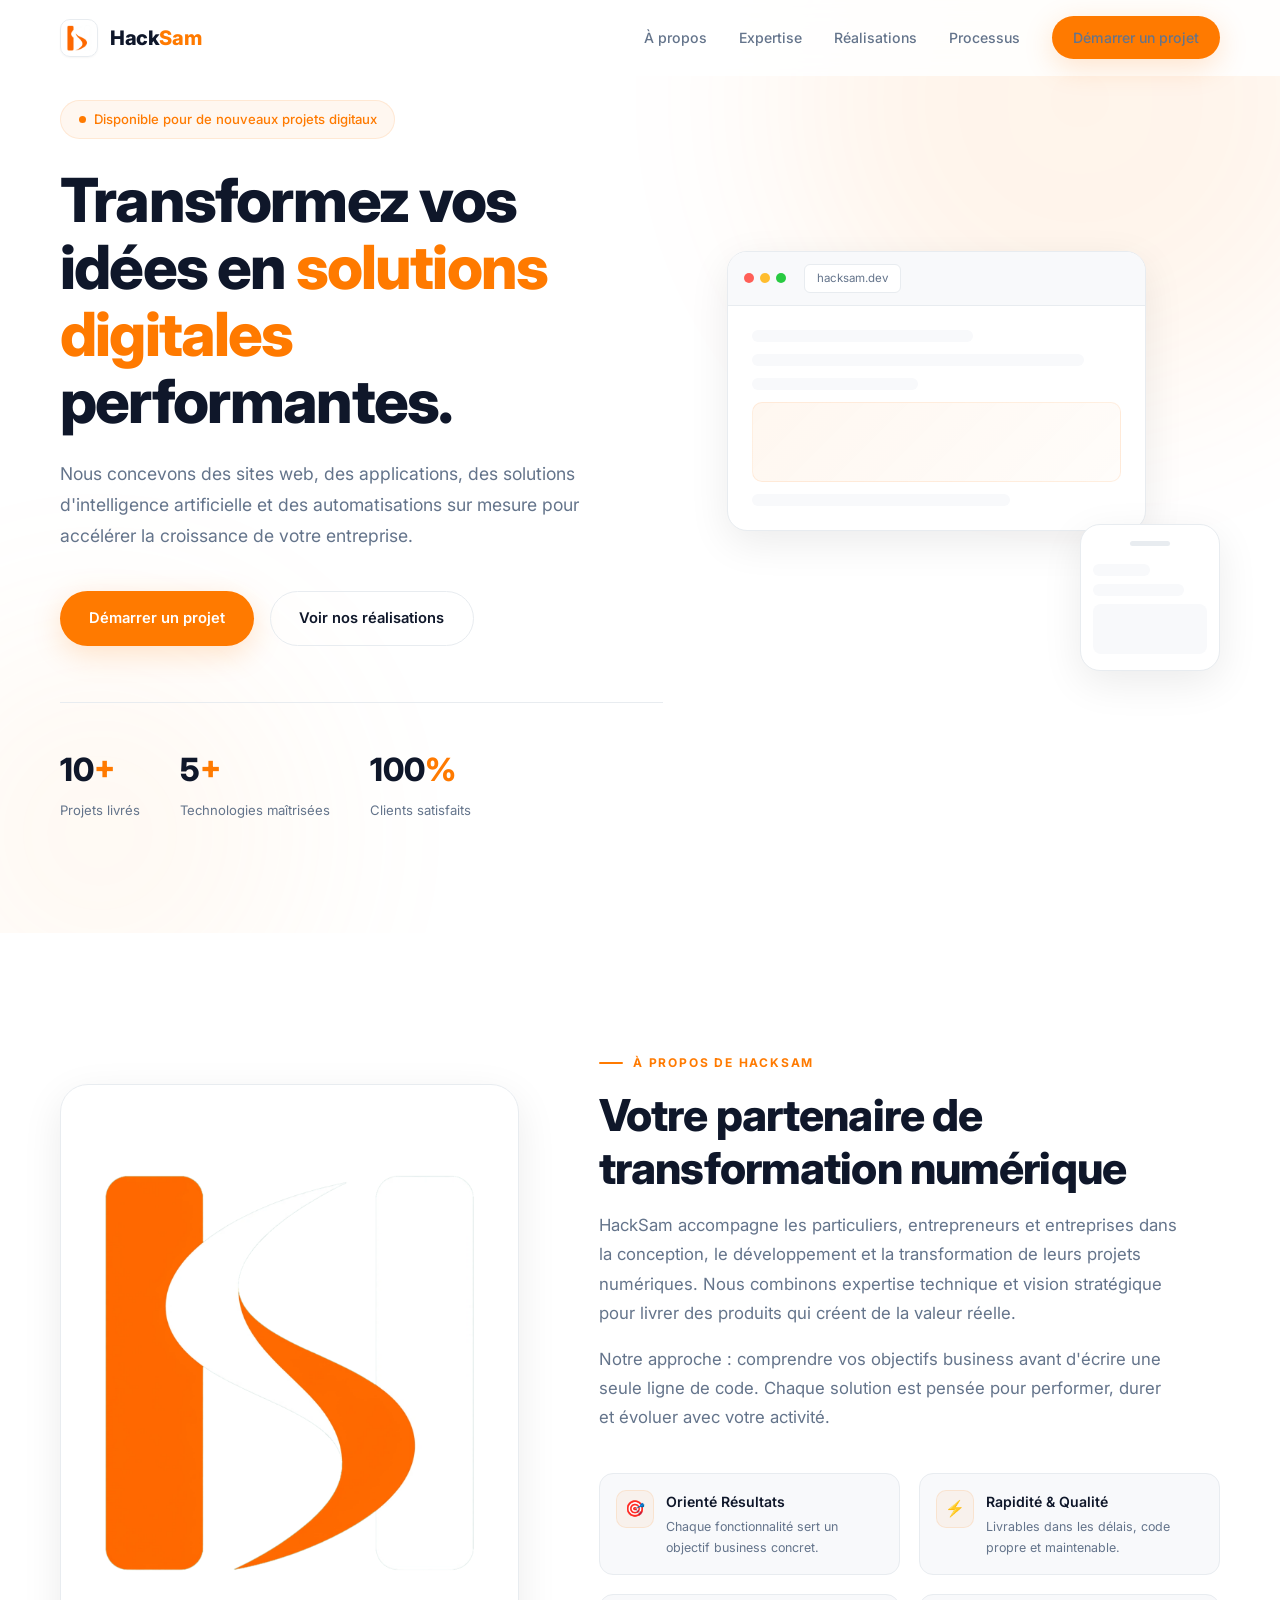
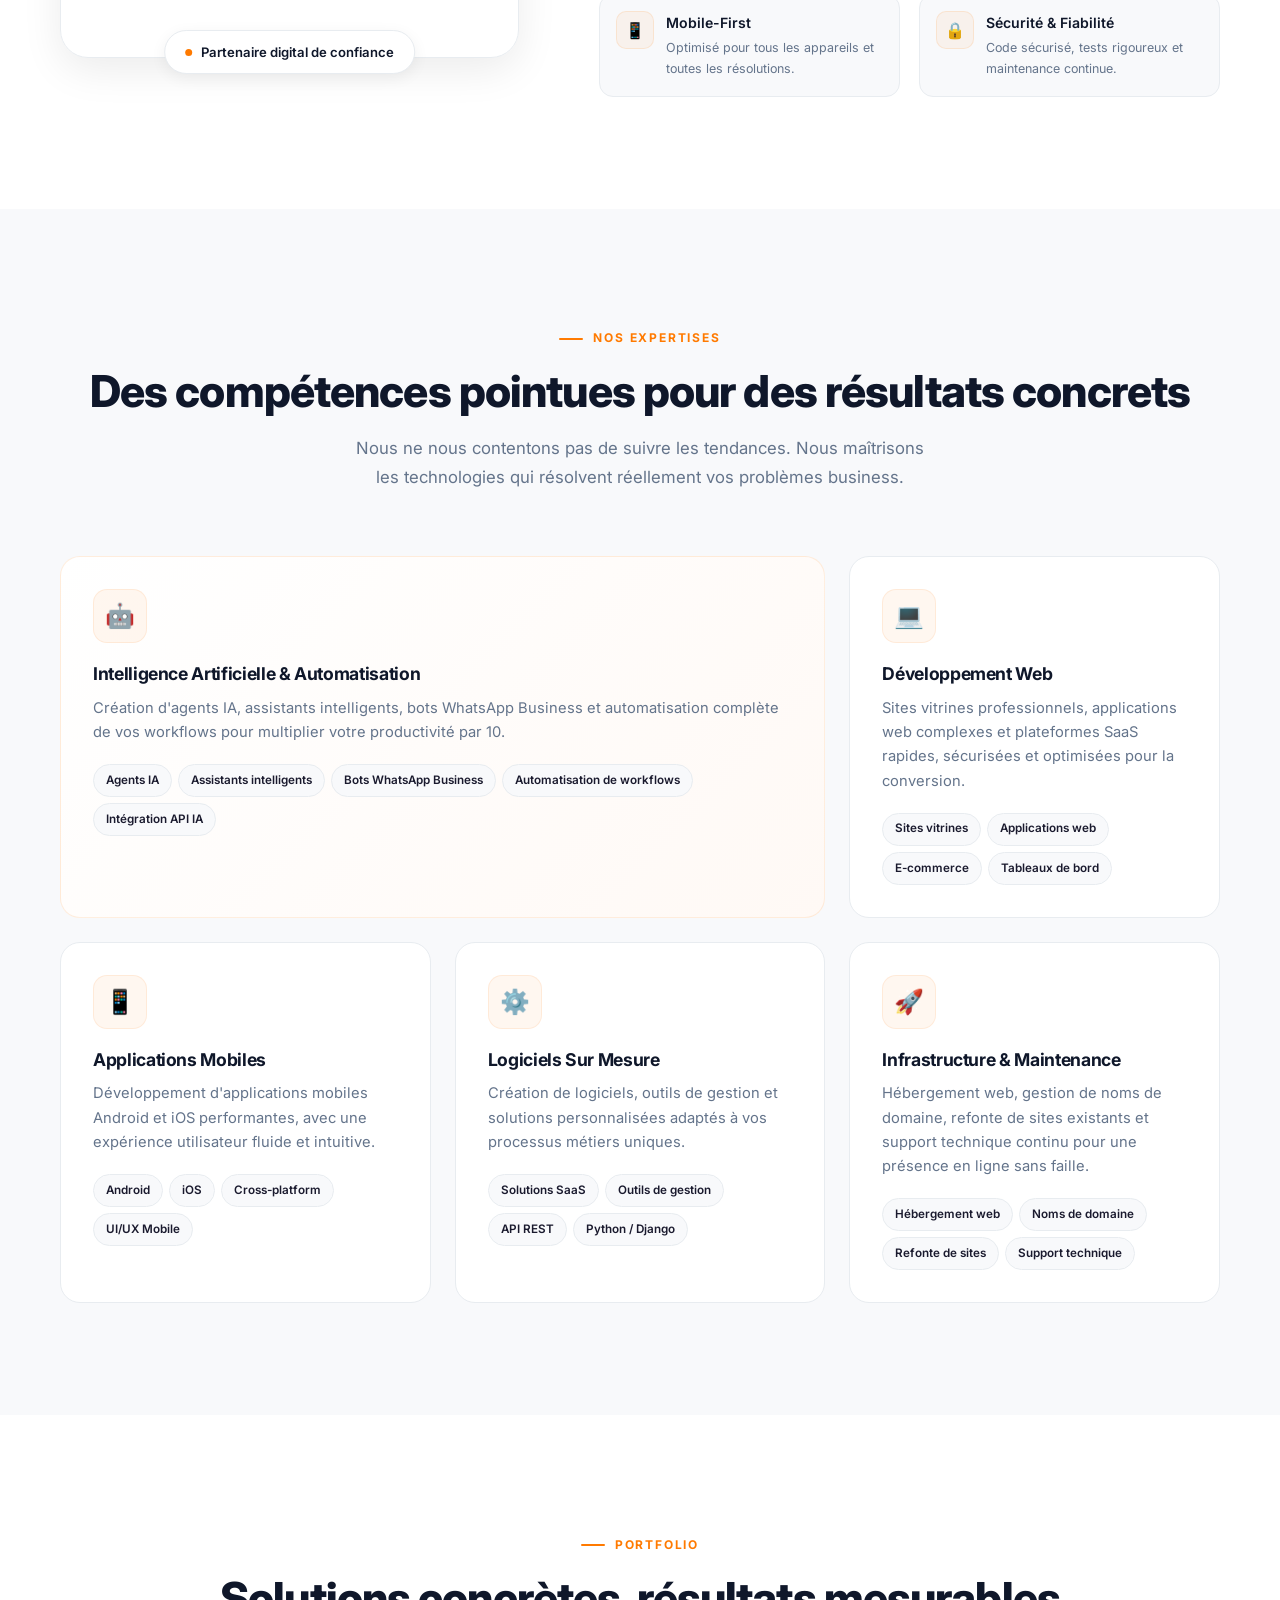
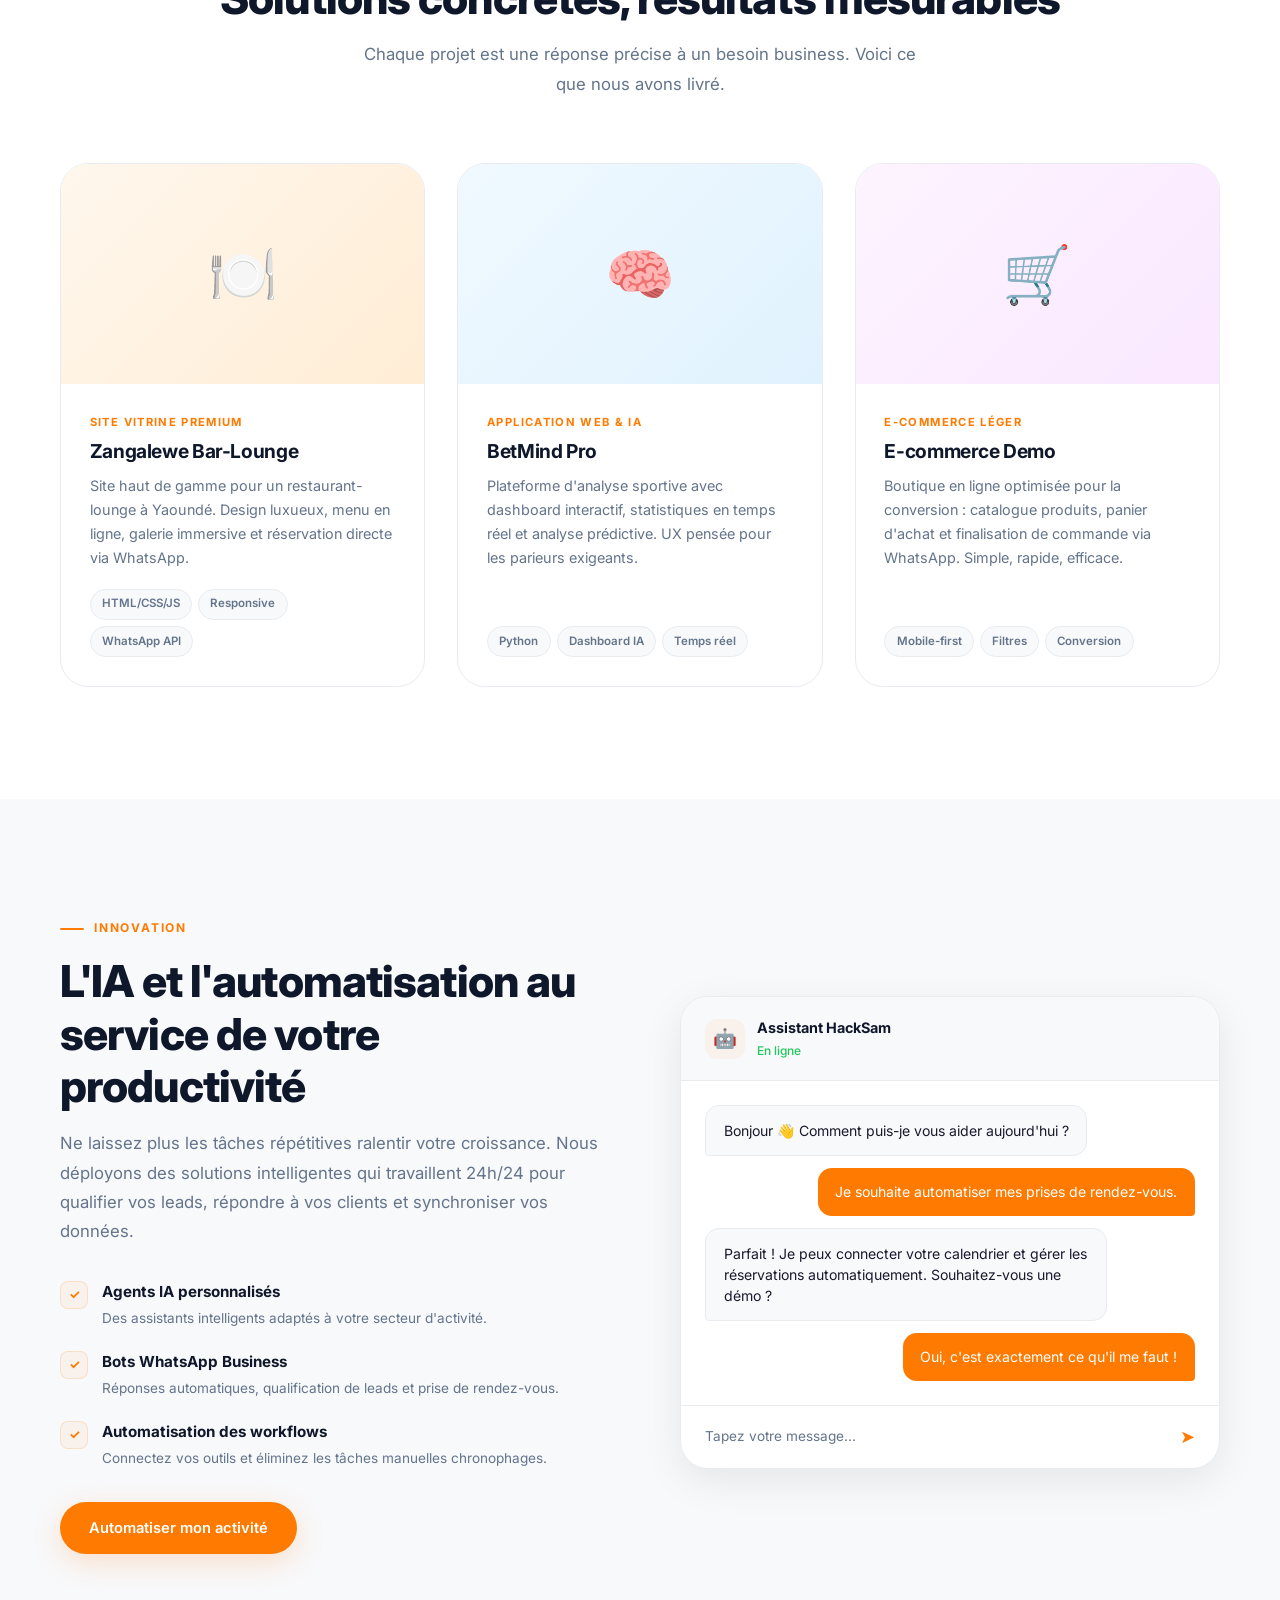
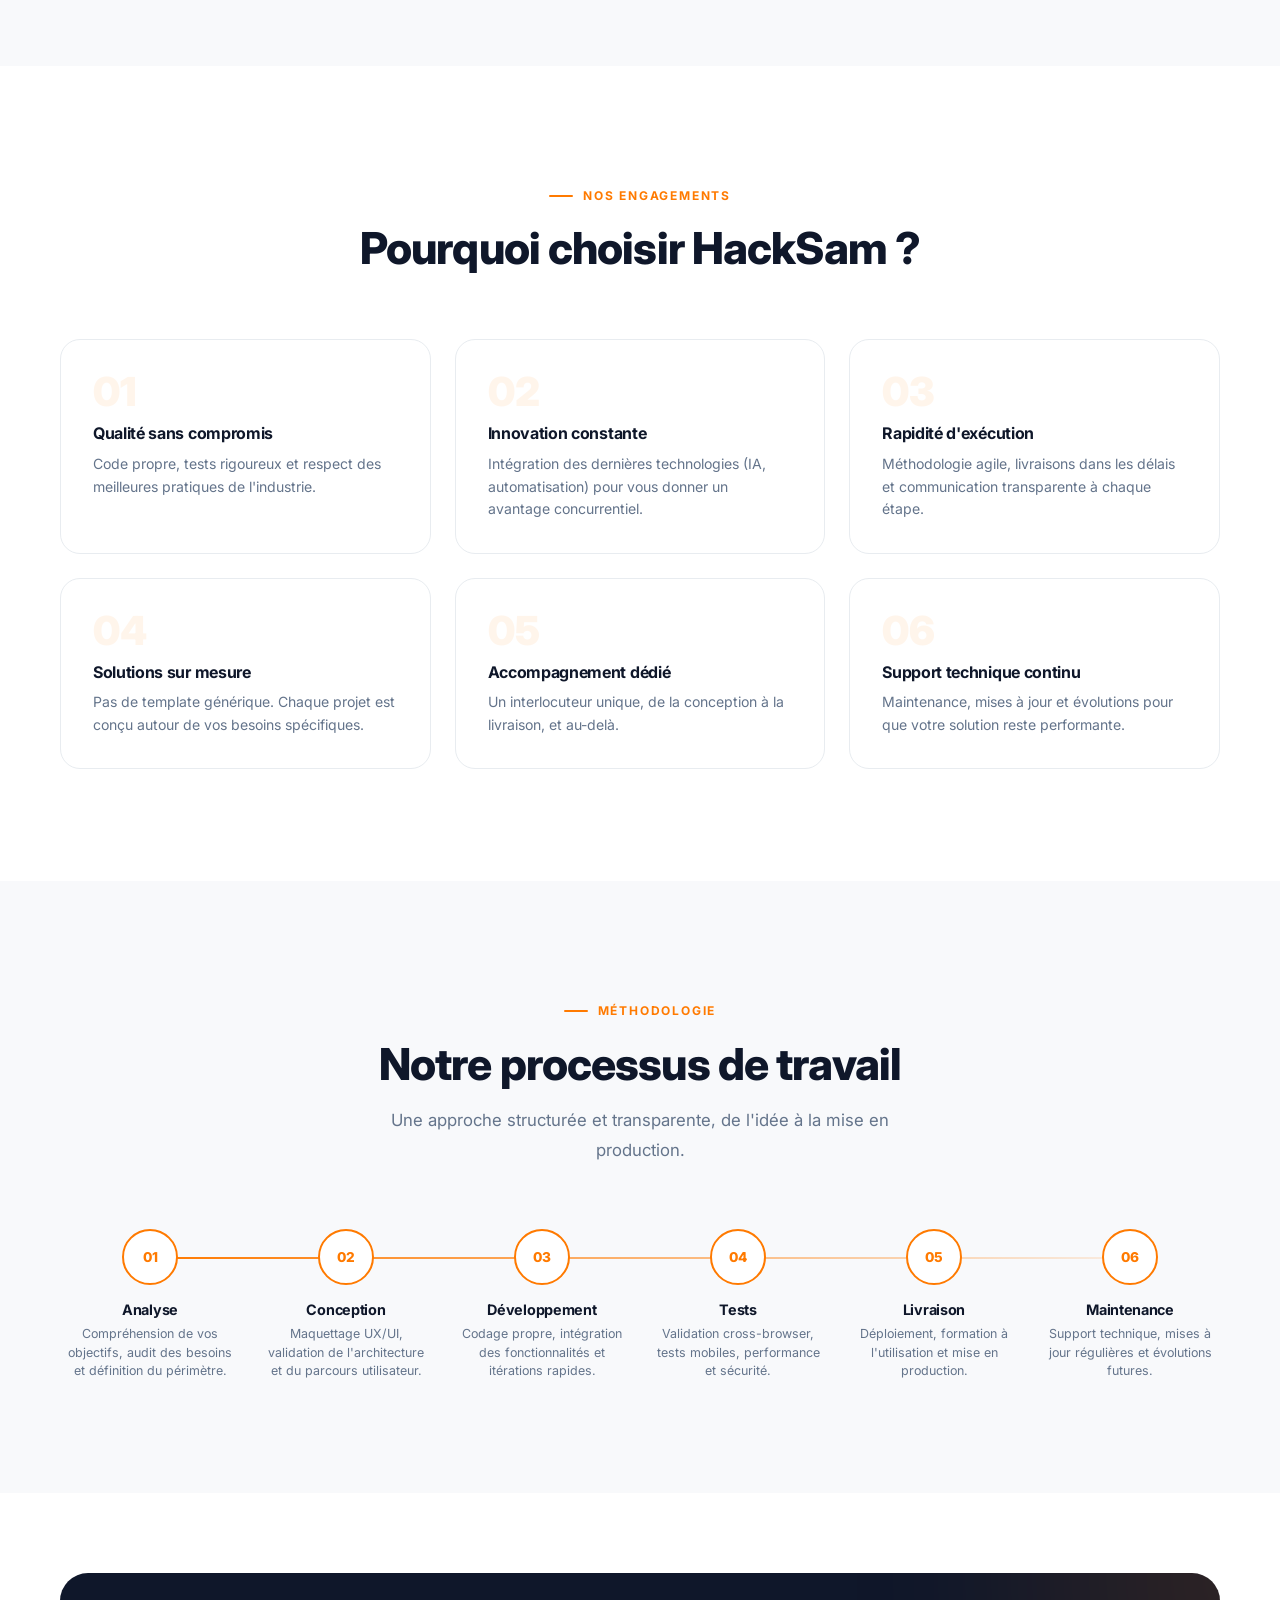
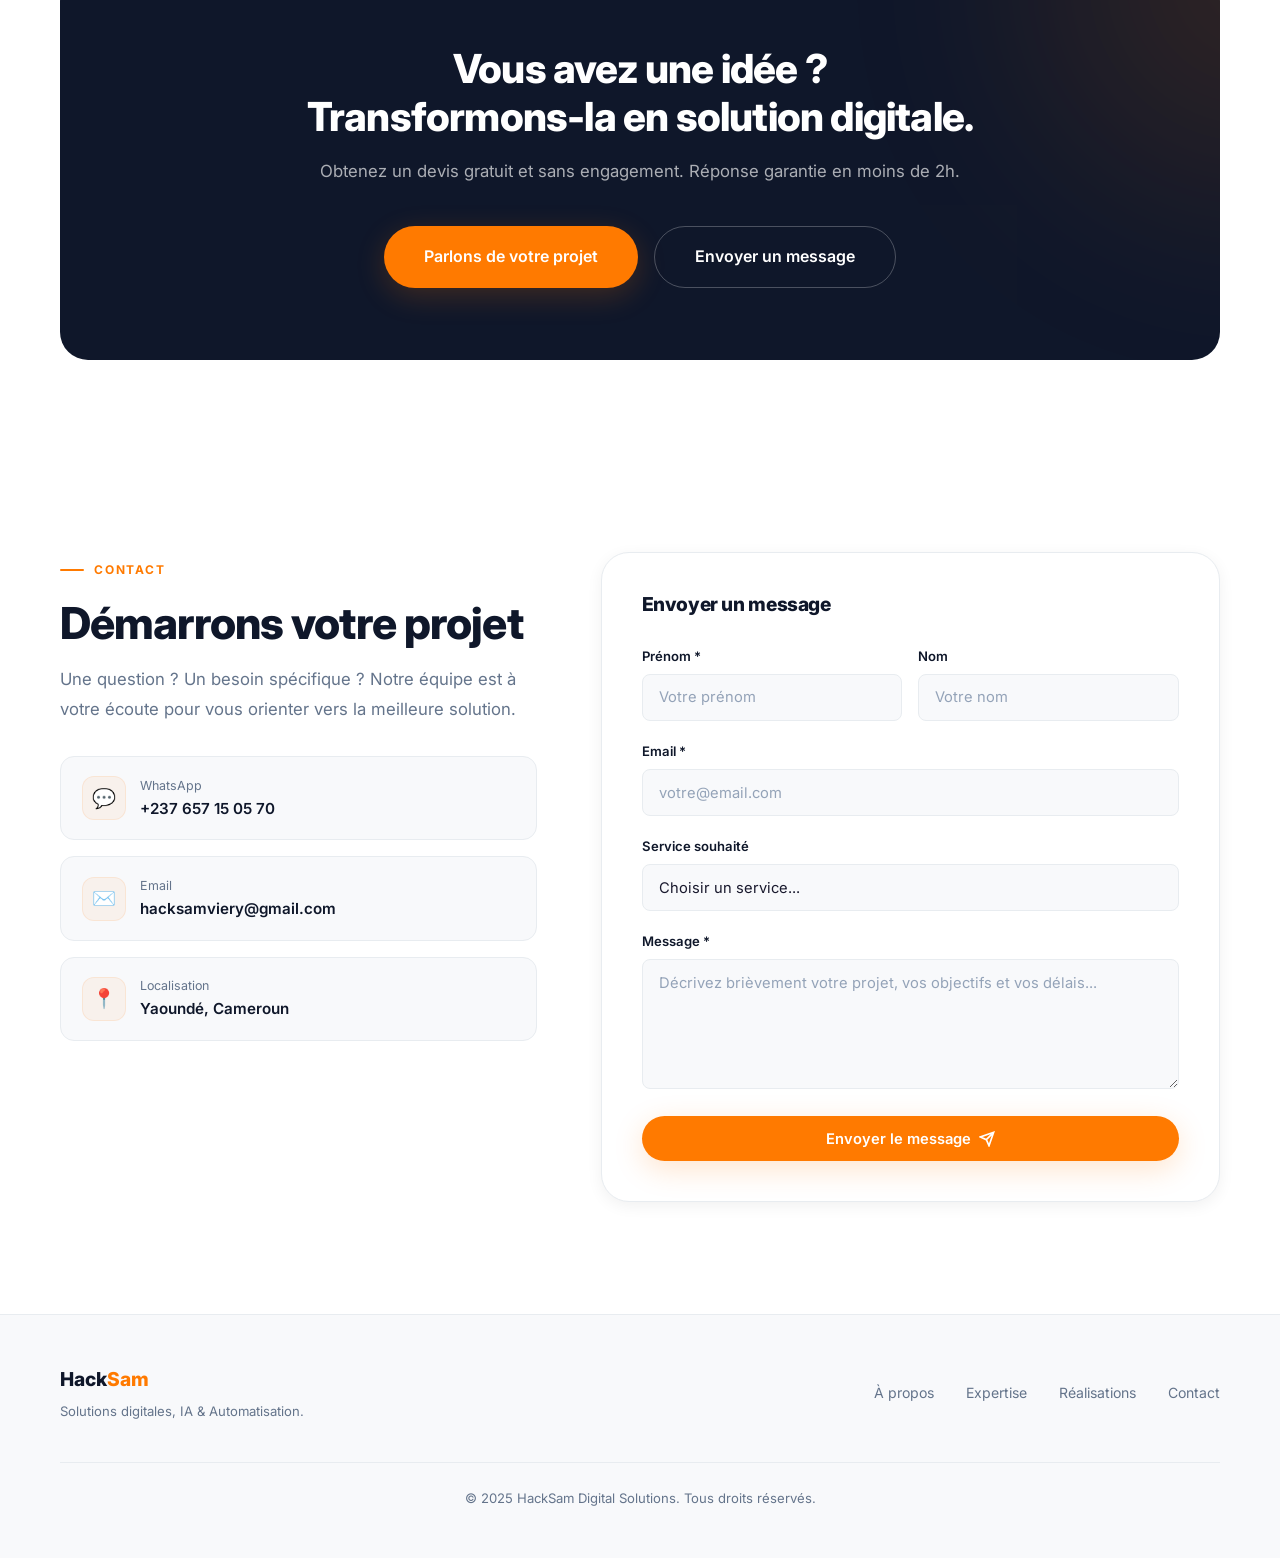
<file: index.html>
<!DOCTYPE html>
<html lang="fr">
<head>
  <meta charset="UTF-8">
  <meta name="viewport" content="width=device-width, initial-scale=1.0">
  <title>HackSam Digital Solutions | Sites Web, IA & Automatisation</title>
  <meta name="description" content="HackSam conçoit des sites web, applications, solutions IA et automatisations pour transformer vos idées en projets digitaux performants.">
  <meta property="og:type" content="website">
  <meta property="og:url" content="https://hacksam.github.io/">
  <meta property="og:title" content="HackSam Digital Solutions | Sites Web, IA & Automatisation">
  <meta property="og:description" content="HackSam conçoit des sites web, applications, solutions IA et automatisations pour transformer vos idées en projets digitaux performants.">
  <meta property="og:image" content="images/ma-photo.png">
  <meta name="twitter:card" content="summary_large_image">
  <meta name="twitter:title" content="HackSam Digital Solutions | Sites Web, IA & Automatisation">
  <meta name="twitter:description" content="HackSam conçoit des sites web, applications, solutions IA et automatisations pour transformer vos idées en projets digitaux performants.">
  <meta name="twitter:image" content="images/ma-photo.png">
  <link rel="icon" type="image/svg+xml" href="data:image/svg+xml,%3Csvg xmlns='http://www.w3.org/2000/svg' viewBox='0 0 64 64'%3E%3Crect width='64' height='64' rx='14' fill='%23FF7A00'/%3E%3Ctext x='32' y='42' font-family='Inter,Arial,sans-serif' font-size='30' font-weight='800' fill='white' text-anchor='middle'%3EH%3C/text%3E%3C/svg%3E">
  <link rel="preconnect" href="https://fonts.googleapis.com">
  <link rel="preconnect" href="https://fonts.gstatic.com" crossorigin>
  <link href="https://fonts.googleapis.com/css2?family=Inter:wght@300;400;500;600;700;800;900&display=swap" rel="stylesheet">
  <link rel="stylesheet" href="style.css">
</head>
<body>

  <!-- ═══════════════ NAVBAR ═══════════════ -->
  <nav class="navbar" id="navbar">
    <div class="container nav-inner">
      <a href="#hero" class="nav-logo">
        <img src="images/ma-photo.png" alt="HackSam" class="nav-logo-img">
        <span class="nav-logo-text">Hack<span>Sam</span></span>
      </a>
      <ul class="nav-links">
        <li><a href="#about">À propos</a></li>
        <li><a href="#competences">Expertise</a></li>
        <li><a href="#projects">Réalisations</a></li>
        <li><a href="#process">Processus</a></li>
        <li><a href="#contact" class="btn btn-primary btn-sm">Démarrer un projet</a></li>
      </ul>
      <button class="nav-toggle" id="navToggle" aria-label="Menu" aria-expanded="false">
        <span></span><span></span><span></span>
      </button>
    </div>
  </nav>

  <!-- Mobile Nav Overlay -->
  <div class="mobile-nav" id="mobileNav">
    <a href="#about">À propos</a>
    <a href="#competences">Expertise</a>
    <a href="#projects">Réalisations</a>
    <a href="#process">Processus</a>
    <a href="#contact">Contact</a>
    <a href="#contact" class="btn btn-primary" style="margin-top:1rem;">Démarrer un projet</a>
  </div>

  <!-- ═══════════════ 1. HERO ═══════════════ -->
  <section id="hero">
    <div class="hero-bg">
      <div class="orb orb-1"></div>
      <div class="orb orb-2"></div>
    </div>
    <div class="container hero-grid">
      <div class="hero-content">
        <div class="hero-badge reveal">
          <span class="dot"></span>
          Disponible pour de nouveaux projets digitaux
        </div>
        <h1 class="hero-title reveal reveal-delay-1">
          Transformez vos idées en <span class="accent">solutions digitales</span> performantes.
        </h1>
        <p class="hero-sub reveal reveal-delay-2">
          Nous concevons des sites web, des applications, des solutions d'intelligence artificielle et des automatisations sur mesure pour accélérer la croissance de votre entreprise.
        </p>
        <div class="hero-cta reveal reveal-delay-3">
          <a href="#contact" class="btn btn-primary">Démarrer un projet</a>
          <a href="#projects" class="btn btn-outline">Voir nos réalisations</a>
        </div>
        <div class="hero-stats reveal reveal-delay-3">
          <div class="stat">
            <div class="stat-num">10<span>+</span></div>
            <div class="stat-label">Projets livrés</div>
          </div>
          <div class="stat">
            <div class="stat-num">5<span>+</span></div>
            <div class="stat-label">Technologies maîtrisées</div>
          </div>
          <div class="stat">
            <div class="stat-num">100<span>%</span></div>
            <div class="stat-label">Clients satisfaits</div>
          </div>
        </div>
      </div>
      <div class="hero-visual reveal reveal-delay-2">
        <div class="visual-mockup">
          <div class="mockup-browser">
            <div class="mockup-bar">
              <span class="dot-red"></span>
              <span class="dot-yellow"></span>
              <span class="dot-green"></span>
              <div class="mockup-url">hacksam.dev</div>
            </div>
            <div class="mockup-content">
              <div class="mock-line w-60"></div>
              <div class="mock-line w-90"></div>
              <div class="mock-line w-45"></div>
              <div class="mock-block"></div>
              <div class="mock-line w-70"></div>
            </div>
          </div>
          <div class="mockup-phone">
            <div class="phone-notch"></div>
            <div class="phone-content">
              <div class="mock-line w-50"></div>
              <div class="mock-line w-80"></div>
              <div class="mock-block-sm"></div>
            </div>
          </div>
        </div>
      </div>
    </div>
  </section>

  <!-- ═══════════════ 2. À PROPOS ═══════════════ -->
  <section id="about">
    <div class="container">
      <div class="about-grid">
        <div class="about-visual reveal">
          <div class="about-image-wrapper">
            <img src="images/ma-photo.png" alt="HackSam Digital Solutions" class="about-main-photo" loading="lazy">
            <div class="about-float-badge">
              <span class="dot"></span>
              Partenaire digital de confiance
            </div>
          </div>
        </div>
        <div class="about-content reveal reveal-delay-1">
          <span class="section-label">À propos de HackSam</span>
          <h2 class="section-title">Votre partenaire de transformation numérique</h2>
          <p class="section-sub">
            HackSam accompagne les particuliers, entrepreneurs et entreprises dans la conception, le développement et la transformation de leurs projets numériques. Nous combinons expertise technique et vision stratégique pour livrer des produits qui créent de la valeur réelle.
          </p>
          <p class="section-sub" style="margin-top:1rem;">
            Notre approche : comprendre vos objectifs business avant d'écrire une seule ligne de code. Chaque solution est pensée pour performer, durer et évoluer avec votre activité.
          </p>
          <div class="about-values">
            <div class="value-item">
              <div class="value-icon">🎯</div>
              <div>
                <div class="value-label">Orienté Résultats</div>
                <div class="value-desc">Chaque fonctionnalité sert un objectif business concret.</div>
              </div>
            </div>
            <div class="value-item">
              <div class="value-icon">⚡</div>
              <div>
                <div class="value-label">Rapidité & Qualité</div>
                <div class="value-desc">Livrables dans les délais, code propre et maintenable.</div>
              </div>
            </div>
            <div class="value-item">
              <div class="value-icon">📱</div>
              <div>
                <div class="value-label">Mobile-First</div>
                <div class="value-desc">Optimisé pour tous les appareils et toutes les résolutions.</div>
              </div>
            </div>
            <div class="value-item">
              <div class="value-icon">🔒</div>
              <div>
                <div class="value-label">Sécurité & Fiabilité</div>
                <div class="value-desc">Code sécurisé, tests rigoureux et maintenance continue.</div>
              </div>
            </div>
          </div>
        </div>
      </div>
    </div>
  </section>

  <!-- ═══════════════ 3. COMPÉTENCES / SERVICES ═══════════════ -->
  <section id="competences" class="bg-alt">
    <div class="container">
      <div class="section-header reveal">
        <span class="section-label">Nos Expertises</span>
        <h2 class="section-title">Des compétences pointues pour des résultats concrets</h2>
        <p class="section-sub">Nous ne nous contentons pas de suivre les tendances. Nous maîtrisons les technologies qui résolvent réellement vos problèmes business.</p>
      </div>

      <div class="skills-bento">
        <!-- Featured: IA & Automatisation -->
        <div class="skill-card skill-featured reveal">
          <div class="skill-icon-box">🤖</div>
          <div class="skill-content">
            <h3>Intelligence Artificielle & Automatisation</h3>
            <p>Création d'agents IA, assistants intelligents, bots WhatsApp Business et automatisation complète de vos workflows pour multiplier votre productivité par 10.</p>
            <div class="skill-tags">
              <span>Agents IA</span>
              <span>Assistants intelligents</span>
              <span>Bots WhatsApp Business</span>
              <span>Automatisation de workflows</span>
              <span>Intégration API IA</span>
            </div>
          </div>
        </div>

        <!-- Développement Web -->
        <div class="skill-card reveal reveal-delay-1">
          <div class="skill-icon-box">💻</div>
          <div class="skill-content">
            <h3>Développement Web</h3>
            <p>Sites vitrines professionnels, applications web complexes et plateformes SaaS rapides, sécurisées et optimisées pour la conversion.</p>
            <div class="skill-tags">
              <span>Sites vitrines</span>
              <span>Applications web</span>
              <span>E-commerce</span>
              <span>Tableaux de bord</span>
            </div>
          </div>
        </div>

        <!-- Mobile -->
        <div class="skill-card reveal reveal-delay-2">
          <div class="skill-icon-box">📱</div>
          <div class="skill-content">
            <h3>Applications Mobiles</h3>
            <p>Développement d'applications mobiles Android et iOS performantes, avec une expérience utilisateur fluide et intuitive.</p>
            <div class="skill-tags">
              <span>Android</span>
              <span>iOS</span>
              <span>Cross-platform</span>
              <span>UI/UX Mobile</span>
            </div>
          </div>
        </div>

        <!-- Logiciels sur mesure -->
        <div class="skill-card reveal reveal-delay-1">
          <div class="skill-icon-box">⚙️</div>
          <div class="skill-content">
            <h3>Logiciels Sur Mesure</h3>
            <p>Création de logiciels, outils de gestion et solutions personnalisées adaptés à vos processus métiers uniques.</p>
            <div class="skill-tags">
              <span>Solutions SaaS</span>
              <span>Outils de gestion</span>
              <span>API REST</span>
              <span>Python / Django</span>
            </div>
          </div>
        </div>

        <!-- Infrastructure -->
        <div class="skill-card reveal reveal-delay-2">
          <div class="skill-icon-box">🚀</div>
          <div class="skill-content">
            <h3>Infrastructure & Maintenance</h3>
            <p>Hébergement web, gestion de noms de domaine, refonte de sites existants et support technique continu pour une présence en ligne sans faille.</p>
            <div class="skill-tags">
              <span>Hébergement web</span>
              <span>Noms de domaine</span>
              <span>Refonte de sites</span>
              <span>Support technique</span>
            </div>
          </div>
        </div>
      </div>
    </div>
  </section>

  <!-- ═══════════════ 4. RÉALISATIONS ═══════════════ -->
  <section id="projects">
    <div class="container">
      <div class="section-header reveal">
        <span class="section-label">Portfolio</span>
        <h2 class="section-title">Solutions concrètes, résultats mesurables</h2>
        <p class="section-sub">Chaque projet est une réponse précise à un besoin business. Voici ce que nous avons livré.</p>
      </div>

      <div class="projects-grid">
        <!-- Projet 1 -->
        <article class="project-card reveal">
          <div class="project-thumbnail p-zangalewe">
            <div class="project-thumb-icon">🍽️</div>
            <div class="project-overlay">
              <a href="projects/zangalewe.html" class="btn btn-primary btn-sm">Voir le projet</a>
            </div>
          </div>
          <div class="project-body">
            <span class="project-category">Site Vitrine Premium</span>
            <h3 class="project-title">Zangalewe Bar-Lounge</h3>
            <p class="project-desc">Site haut de gamme pour un restaurant-lounge à Yaoundé. Design luxueux, menu en ligne, galerie immersive et réservation directe via WhatsApp.</p>
            <div class="project-tech">
              <span>HTML/CSS/JS</span>
              <span>Responsive</span>
              <span>WhatsApp API</span>
            </div>
          </div>
        </article>

        <!-- Projet 2 -->
        <article class="project-card reveal reveal-delay-1">
          <div class="project-thumbnail p-betmind">
            <div class="project-thumb-icon">🧠</div>
            <div class="project-overlay">
              <a href="projects/betmind-pro-v6-online.html" class="btn btn-primary btn-sm">Voir le projet</a>
            </div>
          </div>
          <div class="project-body">
            <span class="project-category">Application Web & IA</span>
            <h3 class="project-title">BetMind Pro</h3>
            <p class="project-desc">Plateforme d'analyse sportive avec dashboard interactif, statistiques en temps réel et analyse prédictive. UX pensée pour les parieurs exigeants.</p>
            <div class="project-tech">
              <span>Python</span>
              <span>Dashboard IA</span>
              <span>Temps réel</span>
            </div>
          </div>
        </article>

        <!-- Projet 3 -->
        <article class="project-card reveal reveal-delay-2">
          <div class="project-thumbnail p-ecommerce">
            <div class="project-thumb-icon">🛒</div>
            <div class="project-overlay">
              <a href="projects/ecommerce-demo.html" class="btn btn-primary btn-sm">Voir le projet</a>
            </div>
          </div>
          <div class="project-body">
            <span class="project-category">E-commerce Léger</span>
            <h3 class="project-title">E-commerce Demo</h3>
            <p class="project-desc">Boutique en ligne optimisée pour la conversion : catalogue produits, panier d'achat et finalisation de commande via WhatsApp. Simple, rapide, efficace.</p>
            <div class="project-tech">
              <span>Mobile-first</span>
              <span>Filtres</span>
              <span>Conversion</span>
            </div>
          </div>
        </article>
      </div>
    </div>
  </section>

  <!-- ═══════════════ 5. SOLUTIONS IA & AUTOMATISATION ═══════════════ -->
  <section id="ai-solutions" class="bg-alt">
    <div class="container">
      <div class="ai-grid">
        <div class="ai-content reveal">
          <span class="section-label">Innovation</span>
          <h2 class="section-title">L'IA et l'automatisation au service de votre productivité</h2>
          <p class="section-sub">
            Ne laissez plus les tâches répétitives ralentir votre croissance. Nous déployons des solutions intelligentes qui travaillent 24h/24 pour qualifier vos leads, répondre à vos clients et synchroniser vos données.
          </p>
          <ul class="ai-features">
            <li>
              <span class="ai-check">✓</span>
              <div>
                <strong>Agents IA personnalisés</strong>
                <p>Des assistants intelligents adaptés à votre secteur d'activité.</p>
              </div>
            </li>
            <li>
              <span class="ai-check">✓</span>
              <div>
                <strong>Bots WhatsApp Business</strong>
                <p>Réponses automatiques, qualification de leads et prise de rendez-vous.</p>
              </div>
            </li>
            <li>
              <span class="ai-check">✓</span>
              <div>
                <strong>Automatisation des workflows</strong>
                <p>Connectez vos outils et éliminez les tâches manuelles chronophages.</p>
              </div>
            </li>
          </ul>
          <a href="#contact" class="btn btn-primary" style="margin-top:2rem;">Automatiser mon activité</a>
        </div>
        <div class="ai-visual reveal reveal-delay-1">
          <div class="ai-chat-mockup">
            <div class="ai-chat-header">
              <div class="ai-avatar">🤖</div>
              <div>
                <div class="ai-name">Assistant HackSam</div>
                <div class="ai-status">En ligne</div>
              </div>
            </div>
            <div class="ai-chat-body">
              <div class="ai-msg bot">Bonjour 👋 Comment puis-je vous aider aujourd'hui ?</div>
              <div class="ai-msg user">Je souhaite automatiser mes prises de rendez-vous.</div>
              <div class="ai-msg bot">Parfait ! Je peux connecter votre calendrier et gérer les réservations automatiquement. Souhaitez-vous une démo ?</div>
              <div class="ai-msg user">Oui, c'est exactement ce qu'il me faut !</div>
            </div>
            <div class="ai-chat-input">
              <span>Tapez votre message...</span>
              <span class="ai-send">➤</span>
            </div>
          </div>
        </div>
      </div>
    </div>
  </section>

  <!-- ═══════════════ 6. POURQUOI HACKSAM ═══════════════ -->
  <section id="why-us">
    <div class="container">
      <div class="section-header reveal">
        <span class="section-label">Nos Engagements</span>
        <h2 class="section-title">Pourquoi choisir HackSam ?</h2>
      </div>
      <div class="why-grid">
        <div class="why-card reveal">
          <div class="why-num">01</div>
          <h4>Qualité sans compromis</h4>
          <p>Code propre, tests rigoureux et respect des meilleures pratiques de l'industrie.</p>
        </div>
        <div class="why-card reveal reveal-delay-1">
          <div class="why-num">02</div>
          <h4>Innovation constante</h4>
          <p>Intégration des dernières technologies (IA, automatisation) pour vous donner un avantage concurrentiel.</p>
        </div>
        <div class="why-card reveal reveal-delay-2">
          <div class="why-num">03</div>
          <h4>Rapidité d'exécution</h4>
          <p>Méthodologie agile, livraisons dans les délais et communication transparente à chaque étape.</p>
        </div>
        <div class="why-card reveal reveal-delay-3">
          <div class="why-num">04</div>
          <h4>Solutions sur mesure</h4>
          <p>Pas de template générique. Chaque projet est conçu autour de vos besoins spécifiques.</p>
        </div>
        <div class="why-card reveal">
          <div class="why-num">05</div>
          <h4>Accompagnement dédié</h4>
          <p>Un interlocuteur unique, de la conception à la livraison, et au-delà.</p>
        </div>
        <div class="why-card reveal reveal-delay-1">
          <div class="why-num">06</div>
          <h4>Support technique continu</h4>
          <p>Maintenance, mises à jour et évolutions pour que votre solution reste performante.</p>
        </div>
      </div>
    </div>
  </section>

  <!-- ═══════════════ 7. PROCESSUS ═══════════════ -->
  <section id="process" class="bg-alt">
    <div class="container">
      <div class="section-header reveal">
        <span class="section-label">Méthodologie</span>
        <h2 class="section-title">Notre processus de travail</h2>
        <p class="section-sub">Une approche structurée et transparente, de l'idée à la mise en production.</p>
      </div>
      <div class="process-timeline reveal">
        <div class="process-step">
          <div class="step-marker">01</div>
          <h4>Analyse</h4>
          <p>Compréhension de vos objectifs, audit des besoins et définition du périmètre.</p>
        </div>
        <div class="process-step">
          <div class="step-marker">02</div>
          <h4>Conception</h4>
          <p>Maquettage UX/UI, validation de l'architecture et du parcours utilisateur.</p>
        </div>
        <div class="process-step">
          <div class="step-marker">03</div>
          <h4>Développement</h4>
          <p>Codage propre, intégration des fonctionnalités et itérations rapides.</p>
        </div>
        <div class="process-step">
          <div class="step-marker">04</div>
          <h4>Tests</h4>
          <p>Validation cross-browser, tests mobiles, performance et sécurité.</p>
        </div>
        <div class="process-step">
          <div class="step-marker">05</div>
          <h4>Livraison</h4>
          <p>Déploiement, formation à l'utilisation et mise en production.</p>
        </div>
        <div class="process-step">
          <div class="step-marker">06</div>
          <h4>Maintenance</h4>
          <p>Support technique, mises à jour régulières et évolutions futures.</p>
        </div>
      </div>
    </div>
  </section>

  <!-- ═══════════════ 8. CTA ═══════════════ -->
  <section id="cta">
    <div class="container">
      <div class="cta-box reveal">
        <h2>Vous avez une idée ?<br>Transformons-la en solution digitale.</h2>
        <p>Obtenez un devis gratuit et sans engagement. Réponse garantie en moins de 2h.</p>
        <div class="cta-actions">
          <a href="https://wa.me/237657150570?text=Bonjour%20HackSam%2C%20je%20voudrais%20discuter%20d%27un%20projet%20digital." class="btn btn-primary btn-lg" target="_blank" rel="noopener">
            Parlons de votre projet
          </a>
          <a href="#contact" class="btn btn-outline btn-lg">Envoyer un message</a>
        </div>
      </div>
    </div>
  </section>

  <!-- ═══════════════ 9. CONTACT ═══════════════ -->
  <section id="contact">
    <div class="container">
      <div class="contact-wrap">
        <div class="contact-info reveal">
          <span class="section-label">Contact</span>
          <h2 class="section-title">Démarrons votre projet</h2>
          <p class="section-sub">Une question ? Un besoin spécifique ? Notre équipe est à votre écoute pour vous orienter vers la meilleure solution.</p>

          <div class="contact-channels">
            <a href="https://wa.me/237657150570" class="channel-item" target="_blank" rel="noopener">
              <div class="channel-icon">💬</div>
              <div>
                <div class="channel-label">WhatsApp</div>
                <div class="channel-value">+237 657 15 05 70</div>
              </div>
            </a>
            <a href="mailto:hacksamviery@gmail.com" class="channel-item">
              <div class="channel-icon">✉️</div>
              <div>
                <div class="channel-label">Email</div>
                <div class="channel-value">hacksamviery@gmail.com</div>
              </div>
            </a>
            <div class="channel-item">
              <div class="channel-icon">📍</div>
              <div>
                <div class="channel-label">Localisation</div>
                <div class="channel-value">Yaoundé, Cameroun</div>
              </div>
            </div>
          </div>
        </div>

        <div class="contact-form-wrap reveal reveal-delay-1" id="contact-form-wrap">
          <form class="contact-form" id="contactForm">
            <h4>Envoyer un message</h4>
            <div class="form-row">
              <div class="form-group">
                <label for="fname">Prénom *</label>
                <input type="text" id="fname" name="fname" required placeholder="Votre prénom">
              </div>
              <div class="form-group">
                <label for="lname">Nom</label>
                <input type="text" id="lname" name="lname" placeholder="Votre nom">
              </div>
            </div>
            <div class="form-group">
              <label for="email">Email *</label>
              <input type="email" id="email" name="email" required placeholder="votre@email.com">
            </div>
            <div class="form-group">
              <label for="service">Service souhaité</label>
              <select id="service" name="service">
                <option value="">Choisir un service...</option>
                <option value="Site vitrine professionnel">Site vitrine professionnel</option>
                <option value="Application web">Application web</option>
                <option value="Application mobile">Application mobile (Android/iOS)</option>
                <option value="Solutions IA & Automatisation">Solutions IA & Automatisation</option>
                <option value="Bot WhatsApp Business">Bot WhatsApp Business</option>
                <option value="Logiciel sur mesure">Logiciel sur mesure</option>
                <option value="Refonte de site">Refonte de site existant</option>
                <option value="Hébergement & Domaine">Hébergement & Nom de domaine</option>
                <option value="Autre">Autre demande</option>
              </select>
            </div>
            <div class="form-group">
              <label for="message">Message *</label>
              <textarea id="message" name="message" required placeholder="Décrivez brièvement votre projet, vos objectifs et vos délais..."></textarea>
            </div>
            <button type="button" class="btn btn-primary form-submit" onclick="handleSubmit()">
              Envoyer le message
              <svg width="16" height="16" viewBox="0 0 24 24" fill="none" stroke="currentColor" stroke-width="2.5" aria-hidden="true"><path d="M22 2L11 13M22 2l-7 20-4-9-9-4 20-7z"/></svg>
            </button>
          </form>
          <div class="form-alert" id="form-alert">
            ❌ Erreur lors de l'envoi. Veuillez réessayer ou nous contacter directement par
            <a href="https://wa.me/237657150570" target="_blank" rel="noopener">WhatsApp</a>.
          </div>
          <div id="form-success">
            ✅ Merci ! Votre message a été envoyé avec succès. Nous vous répondrons dans les plus brefs délais.
          </div>
        </div>
      </div>
    </div>
  </section>

  <!-- ═══════════════ FOOTER ═══════════════ -->
  <footer>
    <div class="container footer-inner">
      <div class="footer-brand">
        <div class="footer-logo">Hack<span>Sam</span></div>
        <p class="footer-tagline">Solutions digitales, IA & Automatisation.</p>
      </div>
      <ul class="footer-nav">
        <li><a href="#about">À propos</a></li>
        <li><a href="#competences">Expertise</a></li>
        <li><a href="#projects">Réalisations</a></li>
        <li><a href="#contact">Contact</a></li>
      </ul>
      <div class="footer-copy">© 2025 HackSam Digital Solutions. Tous droits réservés.</div>
    </div>
  </footer>

  <script src="script.js" defer></script>
</body>
</html>
</file>
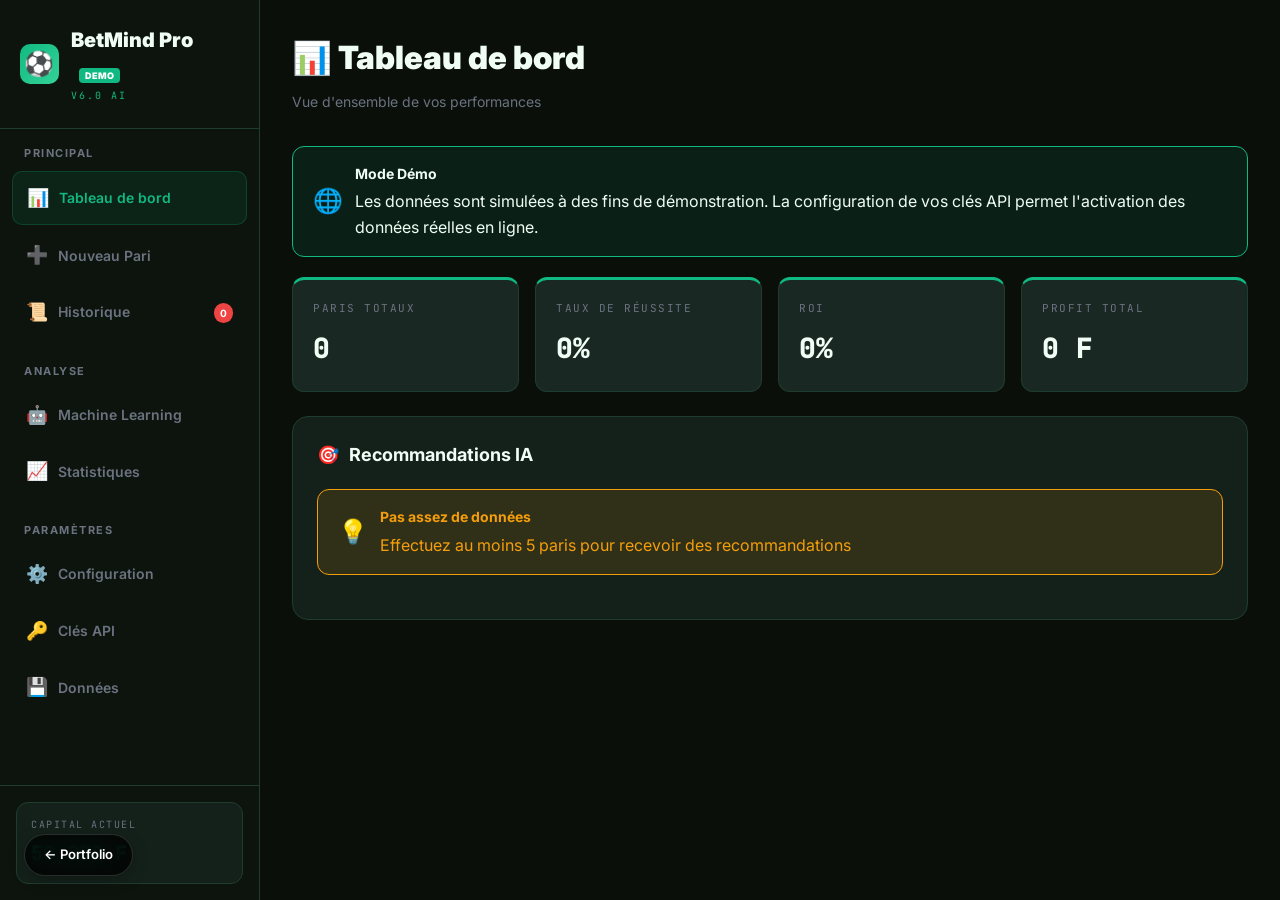
<file: projects/betmind-pro-v6-online.html>
<!DOCTYPE html>
<html lang="fr">
<head>
<meta charset="UTF-8">
<meta name="viewport" content="width=device-width,initial-scale=1.0">
<title>BetMind Pro V6 Demo - Analyseur Intelligent</title>
<link rel="stylesheet" href="css/betmind-pro-v6-online.css">
</head>
<body>
<div class="toast-container" id="toastContainer"></div>
<div class="app">
<aside class="sidebar">
<div class="sidebar-header">
<div class="logo">
<div class="logo-icon">⚽</div>
<div>
<div class="logo-title">BetMind Pro <span class="online-badge">DEMO</span></div>
<div class="logo-subtitle">V6.0 AI</div>
</div>
</div>
</div>
<nav class="nav">
<div class="nav-section">
<div class="nav-label">Principal</div>
<div class="nav-item active" onclick="goToPage('dashboard')">
<span class="nav-icon">📊</span><span>Tableau de bord</span>
</div>
<div class="nav-item" onclick="goToPage('newbet')">
<span class="nav-icon">➕</span><span>Nouveau Pari</span>
</div>
<div class="nav-item" onclick="goToPage('history')">
<span class="nav-icon">📜</span><span>Historique</span>
<span class="nav-badge" id="historyCount">0</span>
</div>
</div>
<div class="nav-section">
<div class="nav-label">Analyse</div>
<div class="nav-item" onclick="goToPage('ml')">
<span class="nav-icon">🤖</span><span>Machine Learning</span>
</div>
<div class="nav-item" onclick="goToPage('stats')">
<span class="nav-icon">📈</span><span>Statistiques</span>
</div>
</div>
<div class="nav-section">
<div class="nav-label">Paramètres</div>
<div class="nav-item" onclick="goToPage('settings')">
<span class="nav-icon">⚙️</span><span>Configuration</span>
</div>
<div class="nav-item" onclick="goToPage('apikeys')">
<span class="nav-icon">🔑</span><span>Clés API</span>
</div>
<div class="nav-item" onclick="goToPage('data')">
<span class="nav-icon">💾</span><span>Données</span>
</div>
</div>
</nav>
<div class="sidebar-footer">
<div class="capital-card">
<div class="capital-label">Capital actuel</div>
<div class="capital-value" id="sidebarCapital">50 000 F</div>
</div>
</div>
</aside>

<main class="main">
<!-- DASHBOARD -->
<div class="page active" id="dashboard">
<div class="page-header">
<h1 class="page-title">📊 Tableau de bord</h1>
<p class="page-subtitle">Vue d'ensemble de vos performances</p>
</div>
<div class="alert alert-info">
<span class="alert-icon">🌐</span>
<div class="alert-content">
<div class="alert-title">Mode Démo</div>
<div>Les données sont simulées à des fins de démonstration. La configuration de vos clés API permet l'activation des données réelles en ligne.</div>
</div>
</div>
<div class="stats-grid">
<div class="stat-card">
<div class="stat-label">Paris totaux</div>
<div class="stat-value" id="totalBets">0</div>
</div>
<div class="stat-card">
<div class="stat-label">Taux de réussite</div>
<div class="stat-value" id="winRate">0%</div>
</div>
<div class="stat-card">
<div class="stat-label">ROI</div>
<div class="stat-value" id="roi">0%</div>
</div>
<div class="stat-card">
<div class="stat-label">Profit total</div>
<div class="stat-value" id="totalProfit">0 F</div>
</div>
</div>
<div class="card">
<div class="card-header">
<h2 class="card-title"><span>🎯</span> Recommandations IA</h2>
</div>
<div id="aiRecommendations">
<div class="alert alert-warning">
<span class="alert-icon">💡</span>
<div class="alert-content">
<div class="alert-title">Pas assez de données</div>
<div>Effectuez au moins 5 paris pour recevoir des recommandations</div>
</div>
</div>
</div>
</div>
</div>

<!-- NEW BET -->
<div class="page" id="newbet">
<div class="page-header">
<h1 class="page-title">➕ Nouveau Pari <span class="online-badge">AUTO</span></h1>
<p class="page-subtitle">L'IA simule des données (mode démo). Configurez vos clés API pour des données réelles</p>
</div>

<div class="alert alert-info">
<span class="alert-icon">🚀</span>
<div class="alert-content">
<div class="alert-title">Analyse sur données simulées</div>
<div>Entrez les équipes et la cote. L'IA génère des statistiques de démonstration - branchez vos clés API pour de véritables analyses.</div>
</div>
</div>

<div class="card">
<div class="card-header">
<h2 class="card-title">Choisissez le type de pari</h2>
</div>
<div class="bet-type-selector">
<div class="bet-type-card" onclick="selectType('simple')">
<div class="bet-type-icon">🎯</div>
<div class="bet-type-title">Pari Simple</div>
<div class="bet-type-desc">Un seul match</div>
</div>
<div class="bet-type-card" onclick="selectType('combined')">
<div class="bet-type-icon">🔥</div>
<div class="bet-type-title">Pari Combiné</div>
<div class="bet-type-desc">Plusieurs matchs</div>
</div>
</div>
<div id="combinedOpt" style="display:none">
<div class="form-group">
<label class="form-label">Nombre de matchs</label>
<select class="form-select" id="numMatches">
<option value="2">2 matchs</option>
<option value="3">3 matchs</option>
<option value="4">4 matchs</option>
<option value="5">5 matchs</option>
<option value="6">6 matchs</option>
<option value="7">7 matchs</option>
<option value="8">8 matchs</option>
</select>
</div>
<button class="btn btn-primary btn-block" onclick="startBet()">Continuer →</button>
</div>
</div>

<div id="betForm" style="display:none">
<div class="card">
<h2 class="card-title" style="margin-bottom:20px" id="formTitle">Détails du match</h2>
<div id="matchFormsContainer"></div>
<button class="btn btn-primary btn-block" id="analyzeBtn" onclick="analyzeBetOnline()">
🔍 Rechercher et Analyser <span class="loading-spinner" id="loadingSpinner" style="display:none;margin-left:8px"></span>
</button>
</div>
</div>
<div id="analysisResult"></div>
</div>

<!-- API KEYS PAGE -->
<div class="page" id="apikeys">
<div class="page-header">
<h1 class="page-title">🔑 Clés API</h1>
<p class="page-subtitle">Configuration des APIs pour les données en temps réel</p>
</div>

<div class="card">
<div class="card-header">
<h2 class="card-title">APIs Recommandées (Gratuites)</h2>
</div>
<div class="alert alert-info">
<span class="alert-icon">💡</span>
<div class="alert-content">
<div class="alert-title">Configuration requise pour les données réelles</div>
<div>Sans clé API, BetMind Pro utilise des données de démonstration. Le mode online ne sera fiable qu'après ajout de vos clés.</div>
</div>
</div>

<div style="margin-top:20px">
<h3 style="font-size:14px;font-weight:700;margin-bottom:12px;color:var(--text)">📡 Sources de données :</h3>
<ul style="list-style:none;padding:0">
<li style="padding:12px;background:var(--card2);border-radius:8px;margin-bottom:8px">
<strong style="color:var(--primary)">✓ API-Football</strong><br>
<small style="color:var(--text-muted)">Statistiques en temps réel, compositions, cotes</small>
</li>
<li style="padding:12px;background:var(--card2);border-radius:8px;margin-bottom:8px">
<strong style="color:var(--primary)">✓ Football-Data.org</strong><br>
<small style="color:var(--text-muted)">Résultats historiques, classements, form</small>
</li>
<li style="padding:12px;background:var(--card2);border-radius:8px;margin-bottom:8px">
<strong style="color:var(--primary)">✓ TheSportsDB</strong><br>
<small style="color:var(--text-muted)">Informations équipes, logos, stades</small>
</li>
</ul>
</div>
</div>

<div class="card">
<div class="card-header">
<h2 class="card-title">Configuration (Optionnel)</h2>
</div>
<div class="form-group">
<label class="form-label">API-Football Key (optionnel)</label>
<input type="text" class="form-input" id="apiFootballKey" placeholder="Votre clé API (si vous en avez une)">
<small style="color:var(--text-muted);font-size:11px;display:block;margin-top:4px">
Obtenez une clé gratuite sur <a href="https://www.api-football.com/" target="_blank" style="color:var(--primary)">api-football.com</a>
</small>
</div>
<button class="btn btn-primary" onclick="saveAPIKeys()">💾 Sauvegarder</button>
</div>
</div>

<!-- HISTORY -->
<div class="page" id="history">
<div class="page-header">
<h1 class="page-title">📜 Historique des Paris</h1>
<p class="page-subtitle">Tous vos paris enregistrés</p>
</div>
<div class="card">
<div class="table-container">
<table>
<thead>
<tr><th>Date</th><th>Match</th><th>Type</th><th>Cote</th><th>Statut</th><th>Actions</th></tr>
</thead>
<tbody id="historyTable">
<tr><td colspan="6" style="text-align:center;padding:40px;color:var(--text-muted)">Aucun historique</td></tr>
</tbody>
</table>
</div>
</div>
</div>

<!-- MACHINE LEARNING -->
<div class="page" id="ml">
<div class="page-header">
<h1 class="page-title">🤖 Machine Learning</h1>
<p class="page-subtitle">Algorithme d'apprentissage</p>
</div>
<div class="card">
<h2 class="card-title">Performance par type d'événement</h2>
<div id="mlStats">
<div class="alert alert-warning">
<span class="alert-icon">⚠️</span>
<div class="alert-content">
<div>Minimum 3 paris terminés requis</div>
</div>
</div>
</div>
</div>
</div>

<!-- STATS -->
<div class="page" id="stats">
<div class="page-header">
<h1 class="page-title">📈 Statistiques Détaillées</h1>
<p class="page-subtitle">Analyse de vos performances</p>
</div>
<div class="stats-grid">
<div class="stat-card">
<div class="stat-label">Paris simples</div>
<div class="stat-value" id="statSimple">0</div>
</div>
<div class="stat-card">
<div class="stat-label">Paris combinés</div>
<div class="stat-value" id="statCombined">0</div>
</div>
</div>
</div>

<!-- SETTINGS -->
<div class="page" id="settings">
<div class="page-header">
<h1 class="page-title">⚙️ Configuration</h1>
<p class="page-subtitle">Paramètres de l'application</p>
</div>
<div class="card">
<h2 class="card-title">Capital et Bankroll</h2>
<div class="form-group">
<label class="form-label">Capital initial (FCFA)</label>
<input type="number" class="form-input" id="settingsCapital" value="50000">
</div>
<button class="btn btn-primary" onclick="saveSettings()">💾 Sauvegarder</button>
</div>
</div>

<!-- DATA -->
<div class="page" id="data">
<div class="page-header">
<h1 class="page-title">💾 Gestion des Données</h1>
<p class="page-subtitle">Sauvegarde et restauration</p>
</div>
<div class="card">
<h2 class="card-title">Export / Import</h2>
<div class="btn-group">
<button class="btn btn-primary" onclick="exportData()">📥 Exporter</button>
<button class="btn btn-secondary" onclick="document.getElementById('importFile').click()">📤 Importer</button>
<input type="file" id="importFile" accept=".json" style="display:none" onchange="importData(event)">
</div>
</div>
<div class="card">
<h2 class="card-title" style="color:var(--danger)">Zone dangereuse</h2>
<button class="btn" style="background:var(--danger);color:white" onclick="resetData()">🗑️ Effacer tout</button>
</div>
</div>
</main>
</div>

<script src="js/betmind-pro-v6-online.js"></script>

<!-- Back to portfolio (composant partagé) -->
<script src="back-to-portfolio.js"></script>
</body>
</html>
</file>
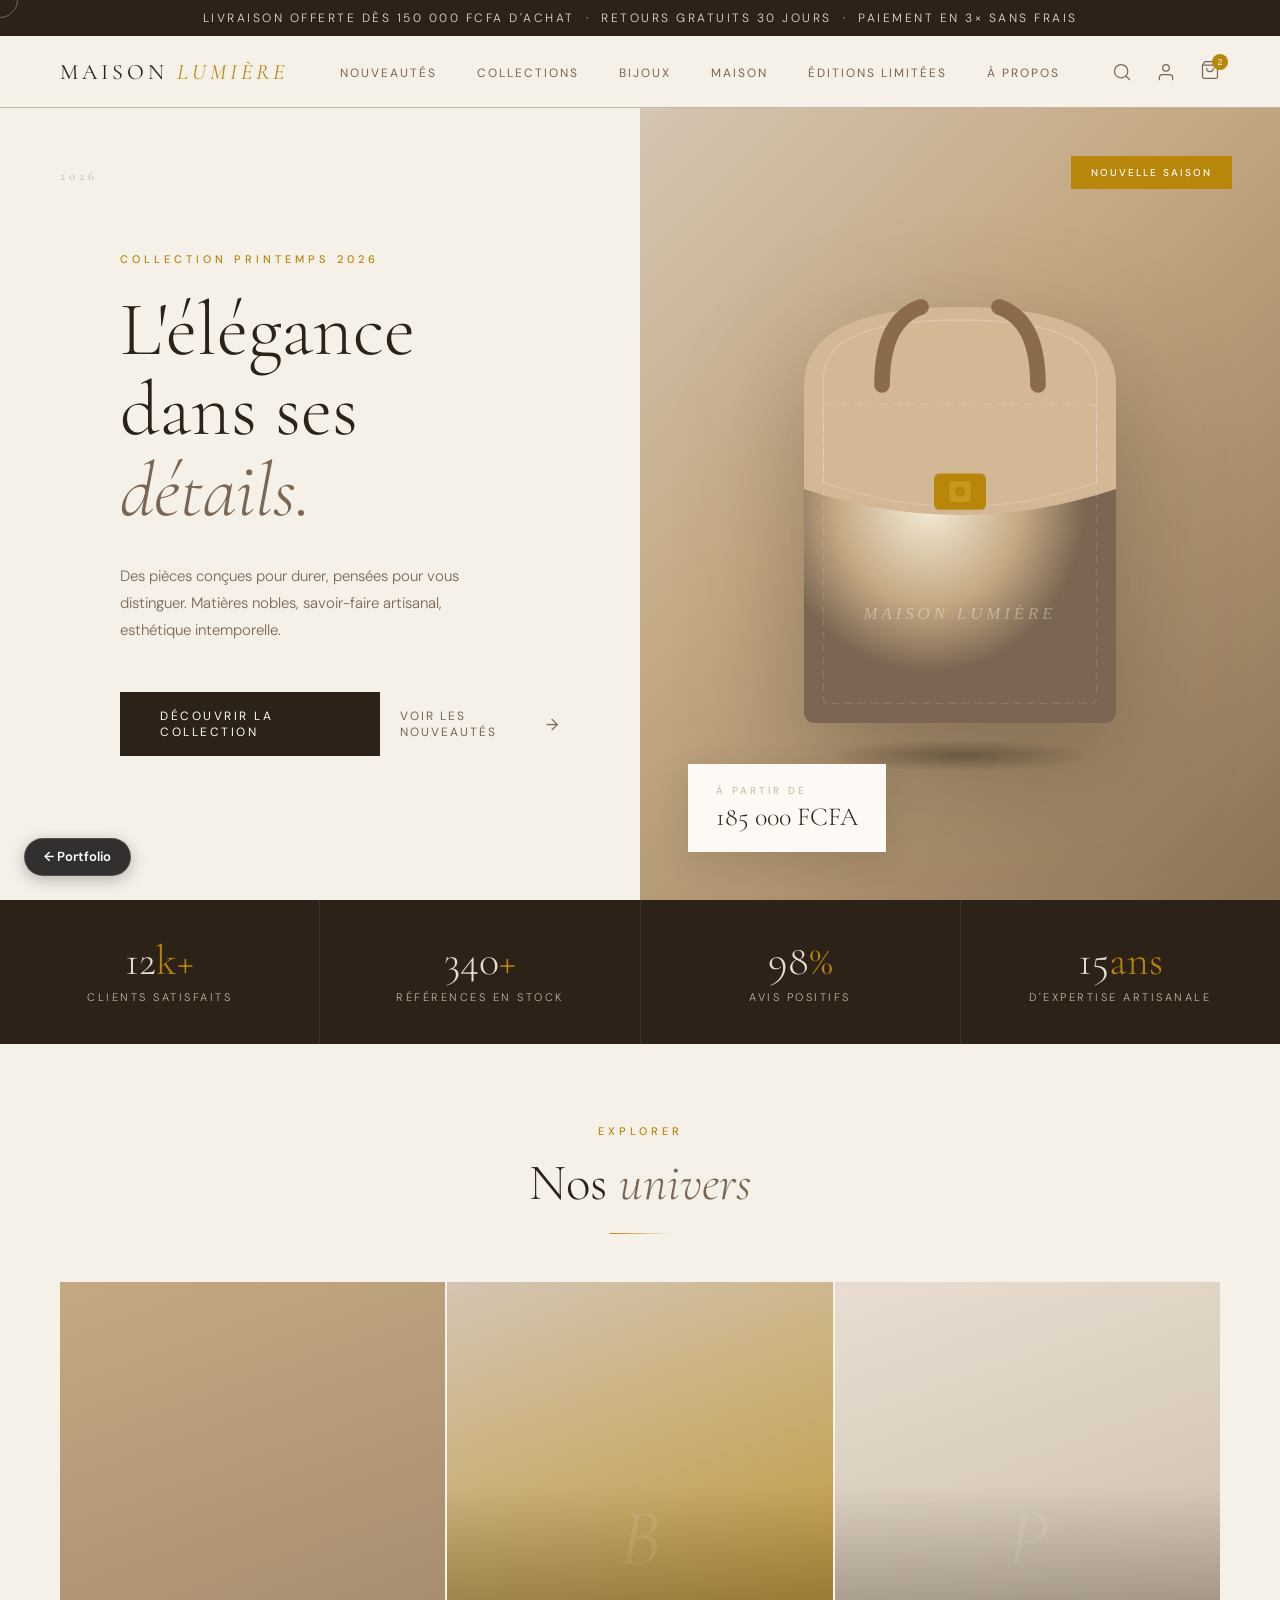
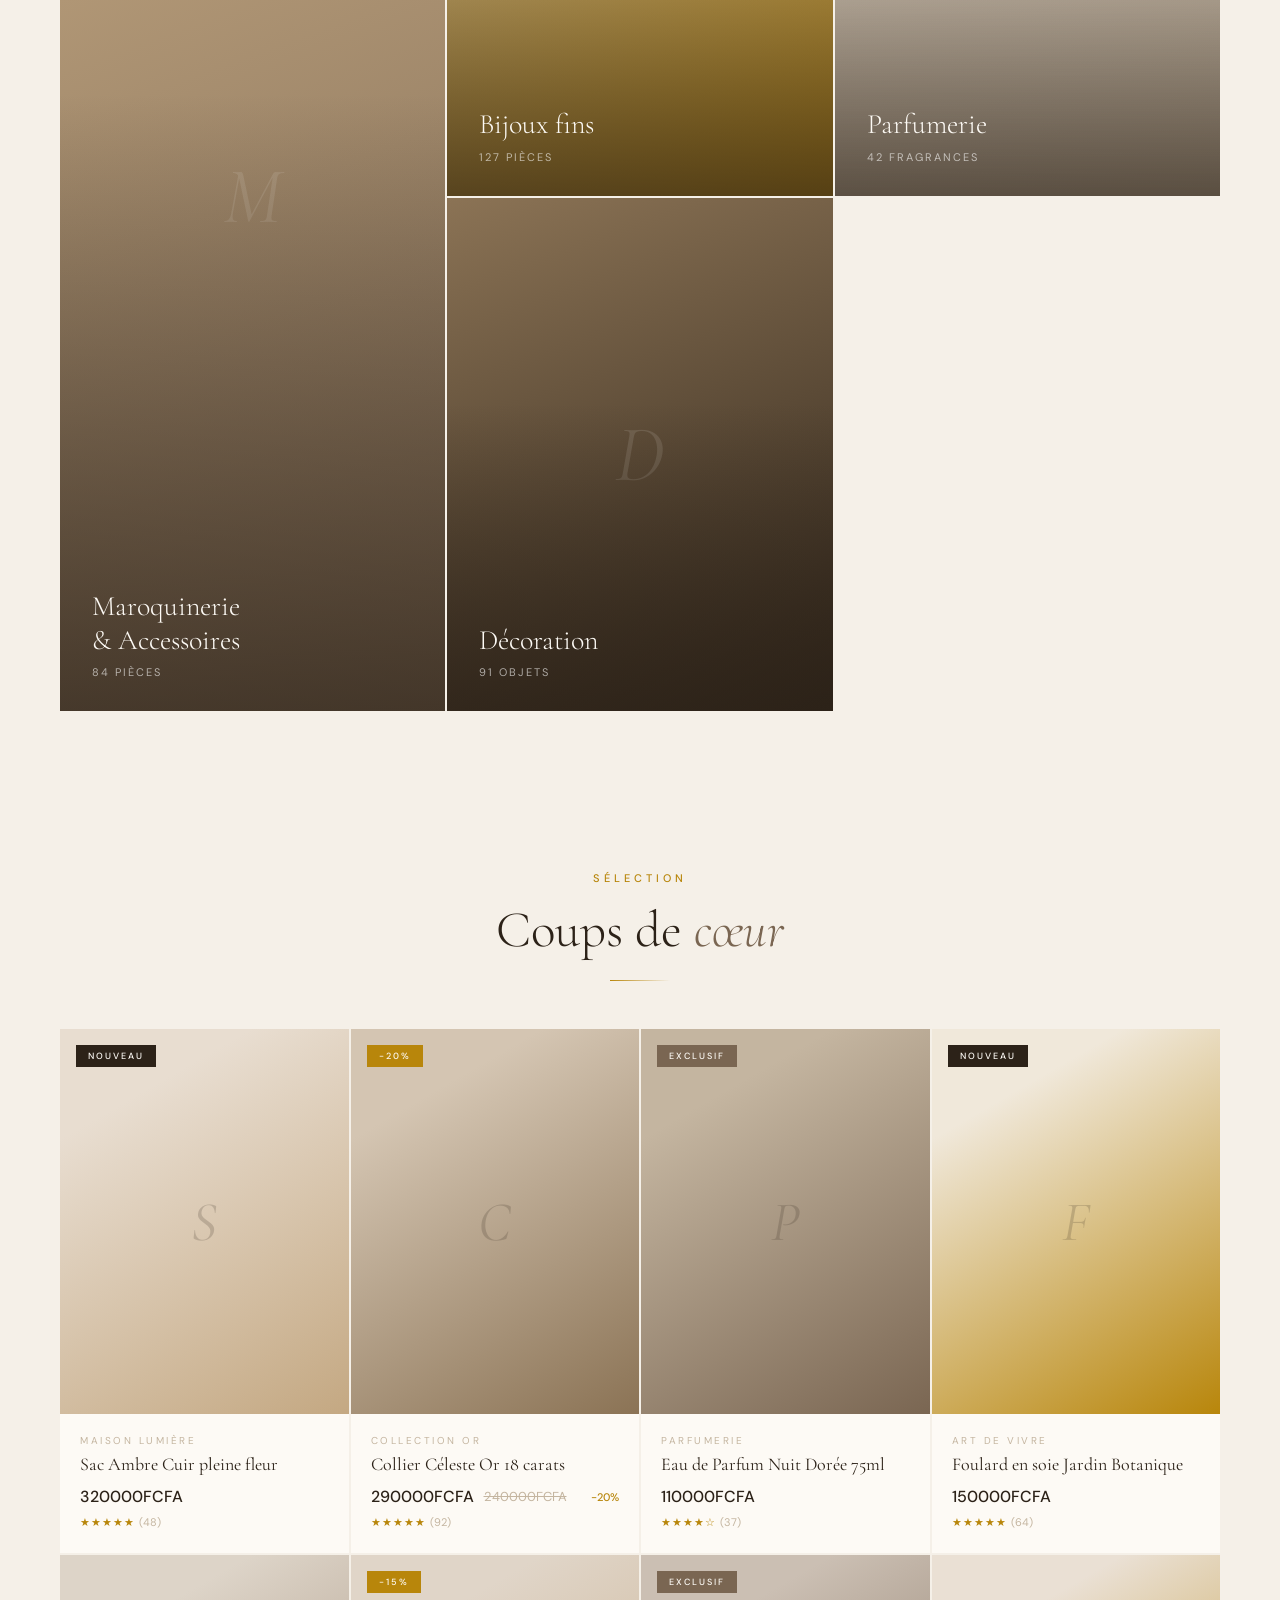
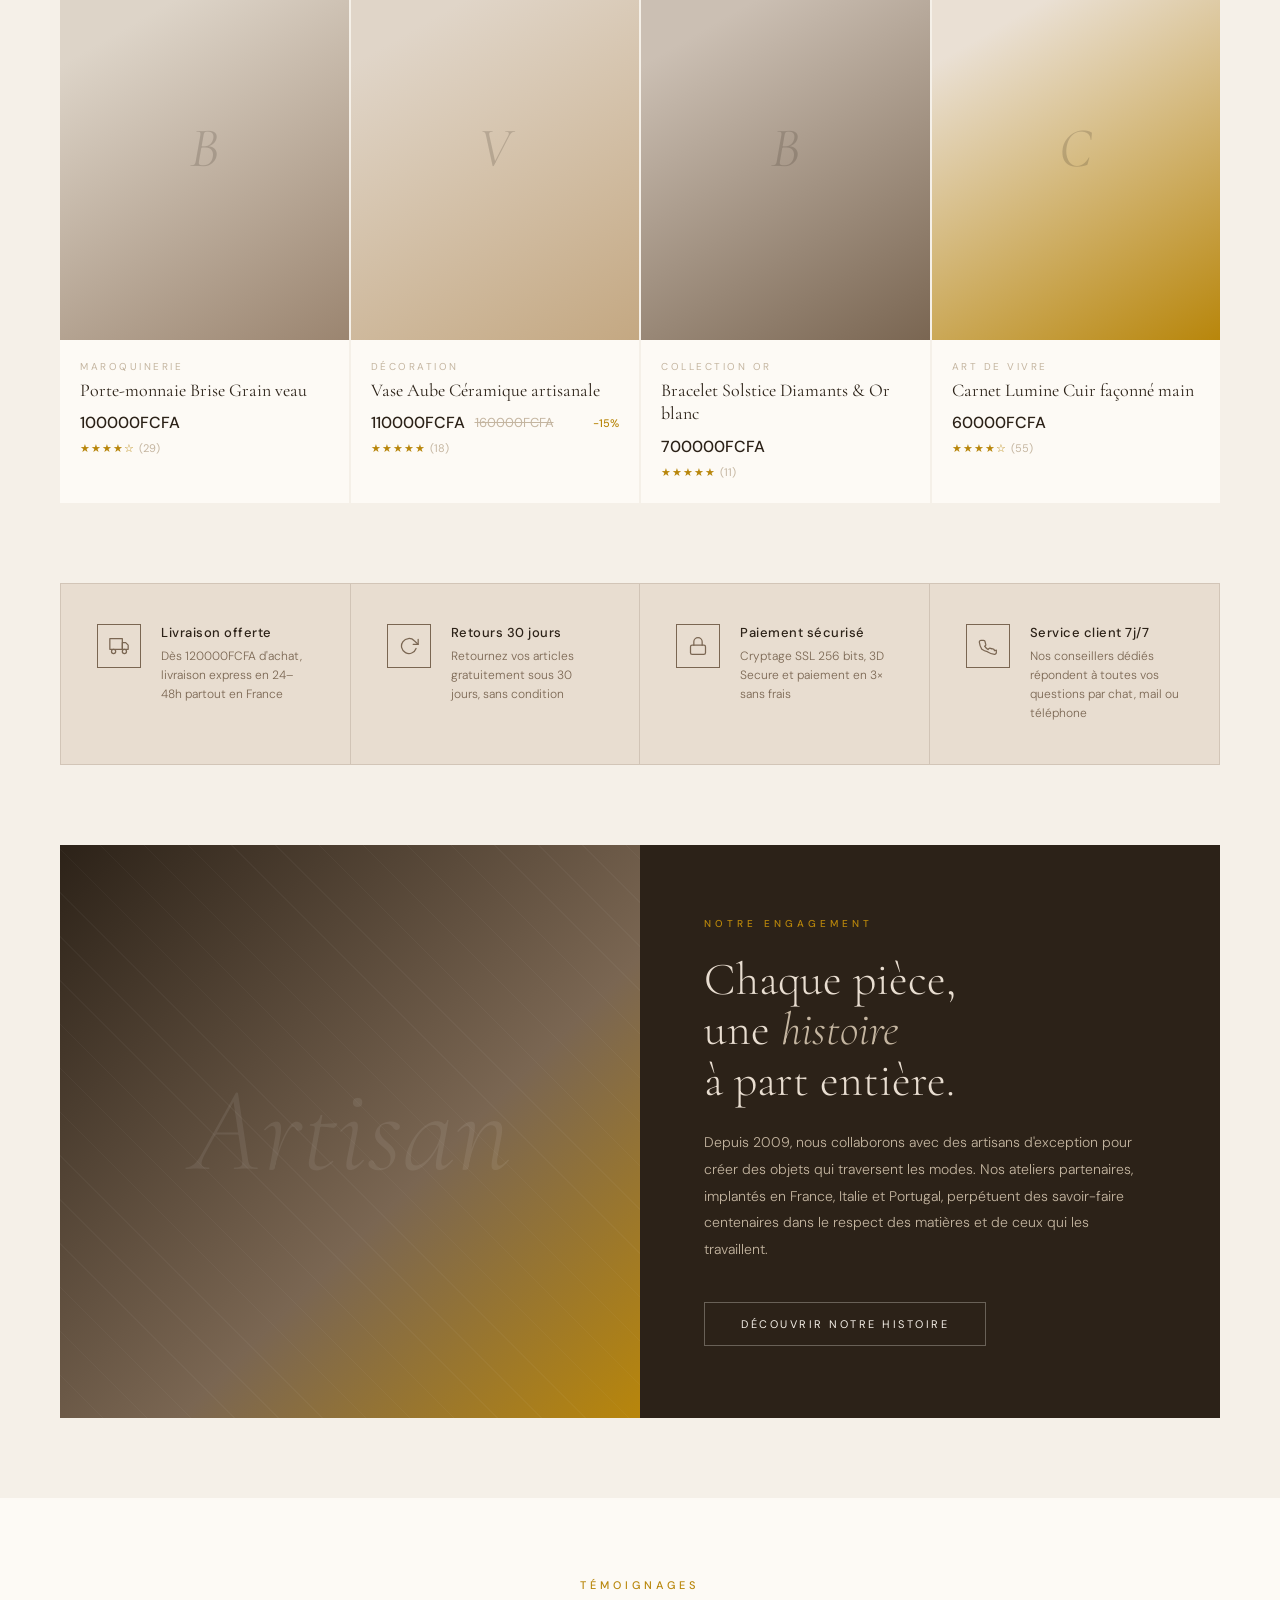
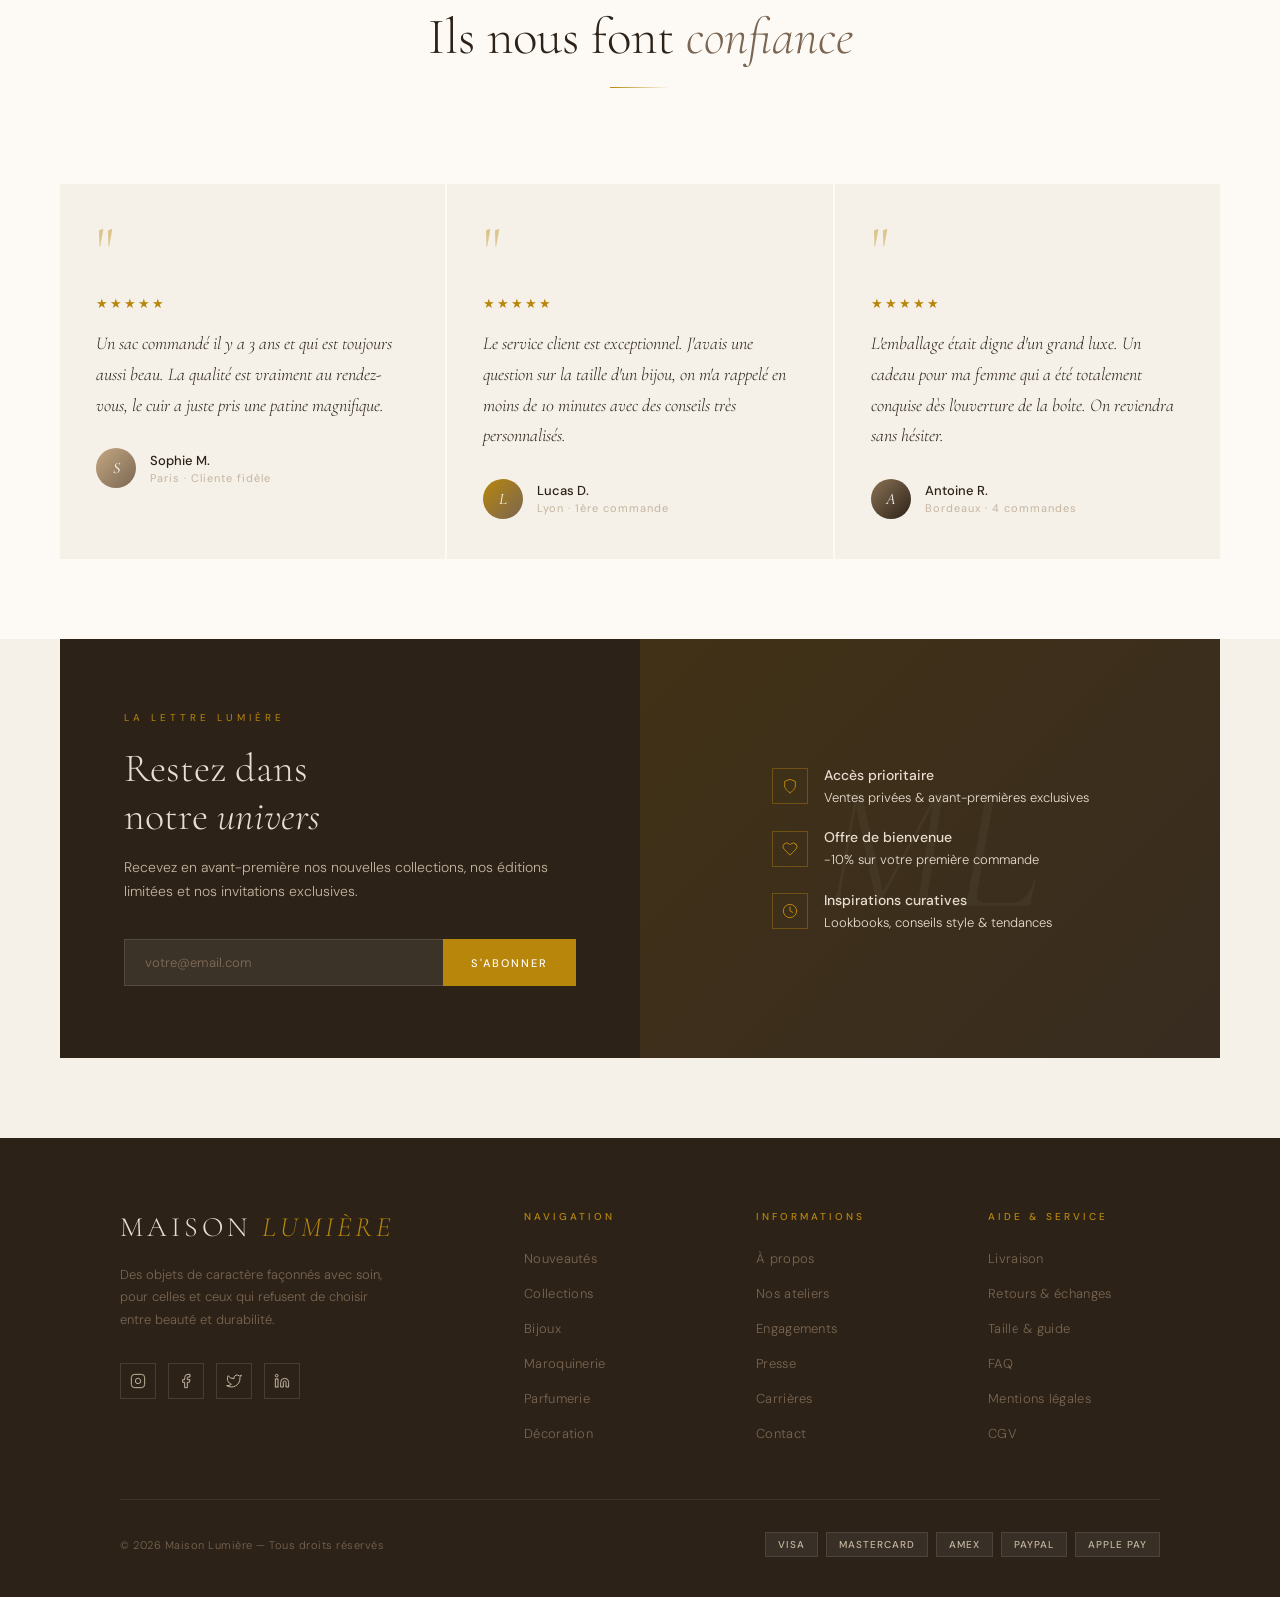
<file: projects/ecommerce-demo.html>
<!DOCTYPE html>
<html lang="fr">
<head>
<meta charset="UTF-8">
<meta name="viewport" content="width=device-width, initial-scale=1.0">
<title>MAISON LUMIÈRE — Collection Printemps 2026</title>
<link rel="preconnect" href="https://fonts.googleapis.com">
<link href="https://fonts.googleapis.com/css2?family=Cormorant+Garamond:ital,wght@0,300;0,400;0,500;1,300;1,400&family=DM+Sans:wght@300;400;500&display=swap" rel="stylesheet">
<link rel="stylesheet" href="css/ecommerce-demo.css">
</head>
<body>

<!-- Custom Cursor -->
<div class="cursor" id="cursor"></div>
<div class="cursor-ring" id="cursorRing"></div>

<!-- Announcement -->
<div class="announcement">Livraison offerte dès 150 000 FCFA d'achat &nbsp;·&nbsp; Retours gratuits 30 jours &nbsp;·&nbsp; Paiement en 3× sans frais</div>

<!-- NAV -->
<nav>
  <a href="#" class="nav-logo">Maison <span>Lumière</span></a>
  <ul class="nav-links">
    <li><a href="#">Nouveautés</a></li>
    <li><a href="#">Collections</a></li>
    <li><a href="#">Bijoux</a></li>
    <li><a href="#">Maison</a></li>
    <li><a href="#">Éditions limitées</a></li>
    <li><a href="#">À propos</a></li>
  </ul>
  <div class="nav-actions">
    <svg viewBox="0 0 24 24" fill="none" stroke-width="1.5" stroke-linecap="round" stroke-linejoin="round">
      <circle cx="11" cy="11" r="8"/><path d="m21 21-4.35-4.35"/>
    </svg>
    <svg viewBox="0 0 24 24" fill="none" stroke-width="1.5" stroke-linecap="round" stroke-linejoin="round">
      <path d="M20 21v-2a4 4 0 0 0-4-4H8a4 4 0 0 0-4 4v2"/><circle cx="12" cy="7" r="4"/>
    </svg>
    <button class="cart-btn" onclick="addToCart()">
      <svg viewBox="0 0 24 24" fill="none" stroke-width="1.5" stroke-linecap="round" stroke-linejoin="round">
        <path d="M6 2 3 6v14a2 2 0 0 0 2 2h14a2 2 0 0 0 2-2V6l-3-4z"/><line x1="3" y1="6" x2="21" y2="6"/>
        <path d="M16 10a4 4 0 0 1-8 0"/>
      </svg>
      <span class="cart-count" id="cartCount">2</span>
    </button>
    <button class="nav-hamburger" id="navHamburger" aria-label="Menu" aria-expanded="false">
      <span></span><span></span><span></span>
    </button>
  </div>
</nav>

<!-- Mobile nav -->
<div class="mobile-nav" id="mobileNav">
  <a href="#">Nouveautés</a>
  <a href="#">Collections</a>
  <a href="#">Bijoux</a>
  <a href="#">Maison</a>
  <a href="#">Éditions limitées</a>
  <a href="#">À propos</a>
</div>

<!-- HERO -->
<section class="hero">
  <div class="hero-content">
    <p class="hero-eyebrow">Collection Printemps 2026</p>
    <h1 class="hero-title">
      L'élégance<br>dans ses<br><em>détails.</em>
    </h1>
    <p class="hero-desc">Des pièces conçues pour durer, pensées pour vous distinguer. Matières nobles, savoir-faire artisanal, esthétique intemporelle.</p>
    <div class="hero-ctas">
      <a href="#" class="btn-primary">Découvrir la collection</a>
      <a href="#" class="btn-ghost">Voir les nouveautés</a>
    </div>
  </div>
  <div class="hero-visual">
    <div class="hero-img-container">
      <div class="hero-product-mockup">
        <svg viewBox="0 0 320 420" xmlns="http://www.w3.org/2000/svg">
          <defs>
            <radialGradient id="bagGrad" cx="40%" cy="35%">
              <stop offset="0%" stop-color="#F5EDD8"/>
              <stop offset="60%" stop-color="#C4A882"/>
              <stop offset="100%" stop-color="#7A6652"/>
            </radialGradient>
            <radialGradient id="shadowGrad" cx="50%" cy="50%">
              <stop offset="0%" stop-color="rgba(44,34,24,.4)"/>
              <stop offset="100%" stop-color="rgba(44,34,24,0)"/>
            </radialGradient>
          </defs>
          <!-- Shadow -->
          <ellipse cx="160" cy="405" rx="100" ry="12" fill="url(#shadowGrad)"/>
          <!-- Main bag body -->
          <rect x="40" y="120" width="240" height="260" rx="8" fill="url(#bagGrad)"/>
          <!-- Flap -->
          <path d="M40 120 Q40 60 160 60 Q280 60 280 120 L280 200 Q160 240 40 200 Z" fill="#D4B896"/>
          <path d="M55 115 Q55 70 160 70 Q265 70 265 115 L265 195 Q160 232 55 195 Z" fill="none" stroke="rgba(255,255,255,.2)" stroke-width="1"/>
          <!-- Clasp -->
          <rect x="140" y="188" width="40" height="28" rx="4" fill="#B8860B"/>
          <rect x="152" y="194" width="16" height="16" rx="2" fill="#C9971C"/>
          <circle cx="160" cy="202" r="4" fill="#B8860B"/>
          <!-- Handles -->
          <path d="M100 120 Q100 70 130 60" fill="none" stroke="#8B6B4A" stroke-width="12" stroke-linecap="round"/>
          <path d="M220 120 Q220 70 190 60" fill="none" stroke="#8B6B4A" stroke-width="12" stroke-linecap="round"/>
          <!-- Stitching details -->
          <rect x="55" y="135" width="210" height="230" rx="4" fill="none" stroke="rgba(255,255,255,.12)" stroke-width="1" stroke-dasharray="6 4"/>
          <!-- Logo area -->
          <text x="160" y="300" text-anchor="middle" font-family="Georgia, serif" font-size="13" font-style="italic" fill="rgba(255,255,255,.35)" letter-spacing="3">MAISON LUMIÈRE</text>
        </svg>
      </div>
    </div>
    <div class="hero-tag">Nouvelle Saison</div>
    <div class="hero-badge">
      <div class="hero-badge-label">À partir de</div>
      <div class="hero-badge-value">185 000 FCFA</div>
    </div>
  </div>
</section>

<!-- STATS -->
<div class="stats-band">
  <div class="stat-item reveal">
    <div class="stat-number">12<span>k+</span></div>
    <div class="stat-label">Clients satisfaits</div>
  </div>
  <div class="stat-item reveal">
    <div class="stat-number">340<span>+</span></div>
    <div class="stat-label">Références en stock</div>
  </div>
  <div class="stat-item reveal">
    <div class="stat-number">98<span>%</span></div>
    <div class="stat-label">Avis positifs</div>
  </div>
  <div class="stat-item reveal">
    <div class="stat-number">15<span>ans</span></div>
    <div class="stat-label">D'expertise artisanale</div>
  </div>
</div>

<!-- CATEGORIES -->
<div class="section-header reveal">
  <span class="section-kicker">Explorer</span>
  <h2 class="section-title">Nos <em>univers</em></h2>
  <div class="divider"></div>
</div>

<div class="categories">
  <div class="cat-card">
    <div class="cat-bg cat-bg-1"></div>
    <div class="cat-deco">M</div>
    <div class="cat-overlay"></div>
    <div class="cat-content">
      <div class="cat-name">Maroquinerie<br>& Accessoires</div>
      <div class="cat-count">84 pièces</div>
    </div>
  </div>
  <div class="cat-card">
    <div class="cat-bg cat-bg-2"></div>
    <div class="cat-deco">B</div>
    <div class="cat-overlay"></div>
    <div class="cat-content">
      <div class="cat-name">Bijoux fins</div>
      <div class="cat-count">127 pièces</div>
    </div>
  </div>
  <div class="cat-card">
    <div class="cat-bg cat-bg-3"></div>
    <div class="cat-deco">P</div>
    <div class="cat-overlay"></div>
    <div class="cat-content">
      <div class="cat-name">Parfumerie</div>
      <div class="cat-count">42 fragrances</div>
    </div>
  </div>
  <div class="cat-card">
    <div class="cat-bg cat-bg-4"></div>
    <div class="cat-deco">D</div>
    <div class="cat-overlay"></div>
    <div class="cat-content">
      <div class="cat-name">Décoration</div>
      <div class="cat-count">91 objets</div>
    </div>
  </div>
</div>

<!-- PRODUCTS -->
<div class="section-header reveal">
  <span class="section-kicker">Sélection</span>
  <h2 class="section-title">Coups de <em>cœur</em></h2>
  <div class="divider"></div>
</div>

<div class="products-grid">

  <div class="product-card reveal">
    <div class="product-img">
      <div class="product-img-bg p1"></div>
      <div class="product-item-icon">S</div>
      <span class="product-badge badge-new">Nouveau</span>
      <div class="product-actions-overlay">
        <button class="btn-cart" onclick="addToCart()">Ajouter au panier</button>
        <button class="btn-wish"><svg viewBox="0 0 24 24" fill="none" stroke="currentColor" stroke-width="1.5"><path d="M20.84 4.61a5.5 5.5 0 0 0-7.78 0L12 5.67l-1.06-1.06a5.5 5.5 0 0 0-7.78 7.78l1.06 1.06L12 21.23l7.78-7.78 1.06-1.06a5.5 5.5 0 0 0 0-7.78z"/></svg></button>
      </div>
    </div>
    <div class="product-info">
      <div class="product-brand">Maison Lumière</div>
      <div class="product-name">Sac Ambre Cuir pleine fleur</div>
      <div class="product-price-row">
        <span class="price-current">320000FCFA</span>
      </div>
      <div class="product-rating">
        <span class="stars">★★★★★</span>
        <span class="rating-count">(48)</span>
      </div>
    </div>
  </div>

  <div class="product-card reveal">
    <div class="product-img">
      <div class="product-img-bg p2"></div>
      <div class="product-item-icon">C</div>
      <span class="product-badge badge-sale">−20%</span>
      <div class="product-actions-overlay">
        <button class="btn-cart" onclick="addToCart()">Ajouter au panier</button>
        <button class="btn-wish"><svg viewBox="0 0 24 24" fill="none" stroke="currentColor" stroke-width="1.5"><path d="M20.84 4.61a5.5 5.5 0 0 0-7.78 0L12 5.67l-1.06-1.06a5.5 5.5 0 0 0-7.78 7.78l1.06 1.06L12 21.23l7.78-7.78 1.06-1.06a5.5 5.5 0 0 0 0-7.78z"/></svg></button>
      </div>
    </div>
    <div class="product-info">
      <div class="product-brand">Collection Or</div>
      <div class="product-name">Collier Céleste Or 18 carats</div>
      <div class="product-price-row">
        <span class="price-current">290000FCFA</span>
        <span class="price-original">240000FCFA</span>
        <span class="price-discount">−20%</span>
      </div>
      <div class="product-rating">
        <span class="stars">★★★★★</span>
        <span class="rating-count">(92)</span>
      </div>
    </div>
  </div>

  <div class="product-card reveal">
    <div class="product-img">
      <div class="product-img-bg p3"></div>
      <div class="product-item-icon">P</div>
      <span class="product-badge badge-exclu">Exclusif</span>
      <div class="product-actions-overlay">
        <button class="btn-cart" onclick="addToCart()">Ajouter au panier</button>
        <button class="btn-wish"><svg viewBox="0 0 24 24" fill="none" stroke="currentColor" stroke-width="1.5"><path d="M20.84 4.61a5.5 5.5 0 0 0-7.78 0L12 5.67l-1.06-1.06a5.5 5.5 0 0 0-7.78 7.78l1.06 1.06L12 21.23l7.78-7.78 1.06-1.06a5.5 5.5 0 0 0 0-7.78z"/></svg></button>
      </div>
    </div>
    <div class="product-info">
      <div class="product-brand">Parfumerie</div>
      <div class="product-name">Eau de Parfum Nuit Dorée 75ml</div>
      <div class="product-price-row">
        <span class="price-current">110000FCFA</span>
      </div>
      <div class="product-rating">
        <span class="stars">★★★★☆</span>
        <span class="rating-count">(37)</span>
      </div>
    </div>
  </div>

  <div class="product-card reveal">
    <div class="product-img">
      <div class="product-img-bg p4"></div>
      <div class="product-item-icon">F</div>
      <span class="product-badge badge-new">Nouveau</span>
      <div class="product-actions-overlay">
        <button class="btn-cart" onclick="addToCart()">Ajouter au panier</button>
        <button class="btn-wish"><svg viewBox="0 0 24 24" fill="none" stroke="currentColor" stroke-width="1.5"><path d="M20.84 4.61a5.5 5.5 0 0 0-7.78 0L12 5.67l-1.06-1.06a5.5 5.5 0 0 0-7.78 7.78l1.06 1.06L12 21.23l7.78-7.78 1.06-1.06a5.5 5.5 0 0 0 0-7.78z"/></svg></button>
      </div>
    </div>
    <div class="product-info">
      <div class="product-brand">Art de vivre</div>
      <div class="product-name">Foulard en soie Jardin Botanique</div>
      <div class="product-price-row">
        <span class="price-current">150000FCFA</span>
      </div>
      <div class="product-rating">
        <span class="stars">★★★★★</span>
        <span class="rating-count">(64)</span>
      </div>
    </div>
  </div>

  <div class="product-card reveal">
    <div class="product-img">
      <div class="product-img-bg p5"></div>
      <div class="product-item-icon">B</div>
      <div class="product-actions-overlay">
        <button class="btn-cart" onclick="addToCart()">Ajouter au panier</button>
        <button class="btn-wish"><svg viewBox="0 0 24 24" fill="none" stroke="currentColor" stroke-width="1.5"><path d="M20.84 4.61a5.5 5.5 0 0 0-7.78 0L12 5.67l-1.06-1.06a5.5 5.5 0 0 0-7.78 7.78l1.06 1.06L12 21.23l7.78-7.78 1.06-1.06a5.5 5.5 0 0 0 0-7.78z"/></svg></button>
      </div>
    </div>
    <div class="product-info">
      <div class="product-brand">Maroquinerie</div>
      <div class="product-name">Porte-monnaie Brise Grain veau</div>
      <div class="product-price-row">
        <span class="price-current">100000FCFA</span>
      </div>
      <div class="product-rating">
        <span class="stars">★★★★☆</span>
        <span class="rating-count">(29)</span>
      </div>
    </div>
  </div>

  <div class="product-card reveal">
    <div class="product-img">
      <div class="product-img-bg p6"></div>
      <div class="product-item-icon">V</div>
      <span class="product-badge badge-sale">−15%</span>
      <div class="product-actions-overlay">
        <button class="btn-cart" onclick="addToCart()">Ajouter au panier</button>
        <button class="btn-wish"><svg viewBox="0 0 24 24" fill="none" stroke="currentColor" stroke-width="1.5"><path d="M20.84 4.61a5.5 5.5 0 0 0-7.78 0L12 5.67l-1.06-1.06a5.5 5.5 0 0 0-7.78 7.78l1.06 1.06L12 21.23l7.78-7.78 1.06-1.06a5.5 5.5 0 0 0 0-7.78z"/></svg></button>
      </div>
    </div>
    <div class="product-info">
      <div class="product-brand">Décoration</div>
      <div class="product-name">Vase Aube Céramique artisanale</div>
      <div class="product-price-row">
        <span class="price-current">110000FCFA</span>
        <span class="price-original">160000FCFA</span>
        <span class="price-discount">−15%</span>
      </div>
      <div class="product-rating">
        <span class="stars">★★★★★</span>
        <span class="rating-count">(18)</span>
      </div>
    </div>
  </div>

  <div class="product-card reveal">
    <div class="product-img">
      <div class="product-img-bg p7"></div>
      <div class="product-item-icon">B</div>
      <span class="product-badge badge-exclu">Exclusif</span>
      <div class="product-actions-overlay">
        <button class="btn-cart" onclick="addToCart()">Ajouter au panier</button>
        <button class="btn-wish"><svg viewBox="0 0 24 24" fill="none" stroke="currentColor" stroke-width="1.5"><path d="M20.84 4.61a5.5 5.5 0 0 0-7.78 0L12 5.67l-1.06-1.06a5.5 5.5 0 0 0-7.78 7.78l1.06 1.06L12 21.23l7.78-7.78 1.06-1.06a5.5 5.5 0 0 0 0-7.78z"/></svg></button>
      </div>
    </div>
    <div class="product-info">
      <div class="product-brand">Collection Or</div>
      <div class="product-name">Bracelet Solstice Diamants & Or blanc</div>
      <div class="product-price-row">
        <span class="price-current">700000FCFA</span>
      </div>
      <div class="product-rating">
        <span class="stars">★★★★★</span>
        <span class="rating-count">(11)</span>
      </div>
    </div>
  </div>

  <div class="product-card reveal">
    <div class="product-img">
      <div class="product-img-bg p8"></div>
      <div class="product-item-icon">C</div>
      <div class="product-actions-overlay">
        <button class="btn-cart" onclick="addToCart()">Ajouter au panier</button>
        <button class="btn-wish"><svg viewBox="0 0 24 24" fill="none" stroke="currentColor" stroke-width="1.5"><path d="M20.84 4.61a5.5 5.5 0 0 0-7.78 0L12 5.67l-1.06-1.06a5.5 5.5 0 0 0-7.78 7.78l1.06 1.06L12 21.23l7.78-7.78 1.06-1.06a5.5 5.5 0 0 0 0-7.78z"/></svg></button>
      </div>
    </div>
    <div class="product-info">
      <div class="product-brand">Art de vivre</div>
      <div class="product-name">Carnet Lumine Cuir façonné main</div>
      <div class="product-price-row">
        <span class="price-current">60000FCFA</span>
      </div>
      <div class="product-rating">
        <span class="stars">★★★★☆</span>
        <span class="rating-count">(55)</span>
      </div>
    </div>
  </div>

</div>

<!-- FEATURES -->
<div class="feature-strip">
  <div class="feature-item reveal">
    <div class="feature-ico">
      <svg viewBox="0 0 24 24" fill="none" stroke-width="1.5" stroke-linecap="round" stroke-linejoin="round">
        <rect x="1" y="3" width="15" height="13"/><polygon points="16 8 20 8 23 11 23 16 16 16 16 8"/><circle cx="5.5" cy="18.5" r="2.5"/><circle cx="18.5" cy="18.5" r="2.5"/>
      </svg>
    </div>
    <div>
      <div class="feature-text-title">Livraison offerte</div>
      <div class="feature-text-desc">Dès 120000FCFA d'achat, livraison express en 24–48h partout en France</div>
    </div>
  </div>
  <div class="feature-item reveal">
    <div class="feature-ico">
      <svg viewBox="0 0 24 24" fill="none" stroke-width="1.5" stroke-linecap="round" stroke-linejoin="round">
        <polyline points="23 4 23 10 17 10"/><path d="M20.49 15a9 9 0 1 1-2.12-9.36L23 10"/>
      </svg>
    </div>
    <div>
      <div class="feature-text-title">Retours 30 jours</div>
      <div class="feature-text-desc">Retournez vos articles gratuitement sous 30 jours, sans condition</div>
    </div>
  </div>
  <div class="feature-item reveal">
    <div class="feature-ico">
      <svg viewBox="0 0 24 24" fill="none" stroke-width="1.5" stroke-linecap="round" stroke-linejoin="round">
        <rect x="3" y="11" width="18" height="11" rx="2" ry="2"/><path d="M7 11V7a5 5 0 0 1 10 0v4"/>
      </svg>
    </div>
    <div>
      <div class="feature-text-title">Paiement sécurisé</div>
      <div class="feature-text-desc">Cryptage SSL 256 bits, 3D Secure et paiement en 3× sans frais</div>
    </div>
  </div>
  <div class="feature-item reveal">
    <div class="feature-ico">
      <svg viewBox="0 0 24 24" fill="none" stroke-width="1.5" stroke-linecap="round" stroke-linejoin="round">
        <path d="M22 16.92v3a2 2 0 0 1-2.18 2 19.79 19.79 0 0 1-8.63-3.07A19.5 19.5 0 0 1 4.69 16 19.79 19.79 0 0 1 1.61 7.44 2 2 0 0 1 3.58 5.25h3a2 2 0 0 1 2 1.72c.127.96.361 1.903.7 2.81a2 2 0 0 1-.45 2.11L7.91 12.1A16 16 0 0 0 12 16.19l.9-.9a2 2 0 0 1 2.11-.45c.907.339 1.85.573 2.81.7A2 2 0 0 1 19.73 17.67z"/>
      </svg>
    </div>
    <div>
      <div class="feature-text-title">Service client 7j/7</div>
      <div class="feature-text-desc">Nos conseillers dédiés répondent à toutes vos questions par chat, mail ou téléphone</div>
    </div>
  </div>
</div>

<!-- EDITORIAL -->
<div class="editorial reveal">
  <div class="editorial-visual">
    <div class="editorial-pattern"></div>
    <div class="editorial-visual-text">Artisan</div>
  </div>
  <div class="editorial-content">
    <div class="editorial-kicker">Notre engagement</div>
    <h2 class="editorial-title">Chaque pièce,<br>une <em>histoire</em><br>à part entière.</h2>
    <p class="editorial-text">Depuis 2009, nous collaborons avec des artisans d'exception pour créer des objets qui traversent les modes. Nos ateliers partenaires, implantés en France, Italie et Portugal, perpétuent des savoir-faire centenaires dans le respect des matières et de ceux qui les travaillent.</p>
    <a href="#" class="btn-light">Découvrir notre histoire</a>
  </div>
</div>

<!-- TESTIMONIALS -->
<section class="testimonials-section reveal">
  <div class="section-header" style="padding-top:0">
    <span class="section-kicker">Témoignages</span>
    <h2 class="section-title">Ils nous font <em>confiance</em></h2>
    <div class="divider"></div>
  </div>
  <div class="testimonials-grid">
    <div class="testimonial-card">
      <div class="testimonial-quote">"</div>
      <div class="testimonial-stars">★★★★★</div>
      <div class="testimonial-text">Un sac commandé il y a 3 ans et qui est toujours aussi beau. La qualité est vraiment au rendez-vous, le cuir a juste pris une patine magnifique.</div>
      <div class="testimonial-author">
        <div class="author-avatar av1">S</div>
        <div>
          <div class="author-name">Sophie M.</div>
          <div class="author-location">Paris · Cliente fidèle</div>
        </div>
      </div>
    </div>
    <div class="testimonial-card">
      <div class="testimonial-quote">"</div>
      <div class="testimonial-stars">★★★★★</div>
      <div class="testimonial-text">Le service client est exceptionnel. J'avais une question sur la taille d'un bijou, on m'a rappelé en moins de 10 minutes avec des conseils très personnalisés.</div>
      <div class="testimonial-author">
        <div class="author-avatar av2">L</div>
        <div>
          <div class="author-name">Lucas D.</div>
          <div class="author-location">Lyon · 1ère commande</div>
        </div>
      </div>
    </div>
    <div class="testimonial-card">
      <div class="testimonial-quote">"</div>
      <div class="testimonial-stars">★★★★★</div>
      <div class="testimonial-text">L'emballage était digne d'un grand luxe. Un cadeau pour ma femme qui a été totalement conquise dès l'ouverture de la boîte. On reviendra sans hésiter.</div>
      <div class="testimonial-author">
        <div class="author-avatar av3">A</div>
        <div>
          <div class="author-name">Antoine R.</div>
          <div class="author-location">Bordeaux · 4 commandes</div>
        </div>
      </div>
    </div>
  </div>
</section>

<!-- NEWSLETTER -->
<div class="newsletter reveal">
  <div class="newsletter-content">
    <span class="newsletter-kicker">La lettre Lumière</span>
    <h2 class="newsletter-title">Restez dans<br>notre <em>univers</em></h2>
    <p class="newsletter-desc">Recevez en avant-première nos nouvelles collections, nos éditions limitées et nos invitations exclusives.</p>
    <div class="newsletter-form">
      <input type="email" class="newsletter-input" placeholder="votre@email.com">
      <button class="newsletter-btn">S'abonner</button>
    </div>
  </div>
  <div class="newsletter-visual">
    <div class="newsletter-deco">ML</div>
    <div class="newsletter-perks">
      <div class="perk">
        <div class="perk-ico">
          <svg viewBox="0 0 24 24" fill="none" stroke-width="1.5" stroke-linecap="round" stroke-linejoin="round"><path d="M12 22s8-4 8-10V5l-8-3-8 3v7c0 6 8 10 8 10z"/></svg>
        </div>
        <div class="perk-text"><strong>Accès prioritaire</strong>Ventes privées & avant-premières exclusives</div>
      </div>
      <div class="perk">
        <div class="perk-ico">
          <svg viewBox="0 0 24 24" fill="none" stroke-width="1.5" stroke-linecap="round" stroke-linejoin="round"><path d="M20.84 4.61a5.5 5.5 0 0 0-7.78 0L12 5.67l-1.06-1.06a5.5 5.5 0 0 0-7.78 7.78l1.06 1.06L12 21.23l7.78-7.78 1.06-1.06a5.5 5.5 0 0 0 0-7.78z"/></svg>
        </div>
        <div class="perk-text"><strong>Offre de bienvenue</strong>−10% sur votre première commande</div>
      </div>
      <div class="perk">
        <div class="perk-ico">
          <svg viewBox="0 0 24 24" fill="none" stroke-width="1.5" stroke-linecap="round" stroke-linejoin="round"><circle cx="12" cy="12" r="10"/><polyline points="12 6 12 12 16 14"/></svg>
        </div>
        <div class="perk-text"><strong>Inspirations curatives</strong>Lookbooks, conseils style & tendances</div>
      </div>
    </div>
  </div>
</div>

<!-- FOOTER -->
<footer>
  <div class="footer-top">
    <div>
      <a href="#" class="footer-brand-name">Maison <span>Lumière</span></a>
      <p class="footer-tagline">Des objets de caractère façonnés avec soin, pour celles et ceux qui refusent de choisir entre beauté et durabilité.</p>
      <div class="footer-socials">
        <div class="social-btn"><svg viewBox="0 0 24 24" fill="none" stroke-width="1.5"><rect x="2" y="2" width="20" height="20" rx="5"/><path d="M16 11.37A4 4 0 1 1 12.63 8 4 4 0 0 1 16 11.37z"/><line x1="17.5" y1="6.5" x2="17.51" y2="6.5"/></svg></div>
        <div class="social-btn"><svg viewBox="0 0 24 24" fill="none" stroke-width="1.5"><path d="M18 2h-3a5 5 0 0 0-5 5v3H7v4h3v8h4v-8h3l1-4h-4V7a1 1 0 0 1 1-1h3z"/></svg></div>
        <div class="social-btn"><svg viewBox="0 0 24 24" fill="none" stroke-width="1.5"><path d="M23 3a10.9 10.9 0 0 1-3.14 1.53 4.48 4.48 0 0 0-7.86 3v1A10.66 10.66 0 0 1 3 4s-4 9 5 13a11.64 11.64 0 0 1-7 2c9 5 20 0 20-11.5a4.5 4.5 0 0 0-.08-.83A7.72 7.72 0 0 0 23 3z"/></svg></div>
        <div class="social-btn"><svg viewBox="0 0 24 24" fill="none" stroke-width="1.5"><path d="M16 8a6 6 0 0 1 6 6v7h-4v-7a2 2 0 0 0-2-2 2 2 0 0 0-2 2v7h-4v-7a6 6 0 0 1 6-6z"/><rect x="2" y="9" width="4" height="12"/><circle cx="4" cy="4" r="2"/></svg></div>
      </div>
    </div>
    <div>
      <div class="footer-col-title">Navigation</div>
      <ul class="footer-links">
        <li><a href="#">Nouveautés</a></li>
        <li><a href="#">Collections</a></li>
        <li><a href="#">Bijoux</a></li>
        <li><a href="#">Maroquinerie</a></li>
        <li><a href="#">Parfumerie</a></li>
        <li><a href="#">Décoration</a></li>
      </ul>
    </div>
    <div>
      <div class="footer-col-title">Informations</div>
      <ul class="footer-links">
        <li><a href="#">À propos</a></li>
        <li><a href="#">Nos ateliers</a></li>
        <li><a href="#">Engagements</a></li>
        <li><a href="#">Presse</a></li>
        <li><a href="#">Carrières</a></li>
        <li><a href="#">Contact</a></li>
      </ul>
    </div>
    <div>
      <div class="footer-col-title">Aide & Service</div>
      <ul class="footer-links">
        <li><a href="#">Livraison</a></li>
        <li><a href="#">Retours & échanges</a></li>
        <li><a href="#">Taille & guide</a></li>
        <li><a href="#">FAQ</a></li>
        <li><a href="#">Mentions légales</a></li>
        <li><a href="#">CGV</a></li>
      </ul>
    </div>
  </div>
  <div class="footer-bottom">
    <div class="footer-copy">© 2026 Maison Lumière — Tous droits réservés</div>
    <div class="footer-payments">
      <div class="payment-badge">Visa</div>
      <div class="payment-badge">Mastercard</div>
      <div class="payment-badge">Amex</div>
      <div class="payment-badge">PayPal</div>
      <div class="payment-badge">Apple Pay</div>
    </div>
  </div>
</footer>

<script src="js/ecommerce-demo.js"></script>

<!-- Back to portfolio (composant partagé) -->
<script src="back-to-portfolio.js"></script>
</body>
</html>
</file>
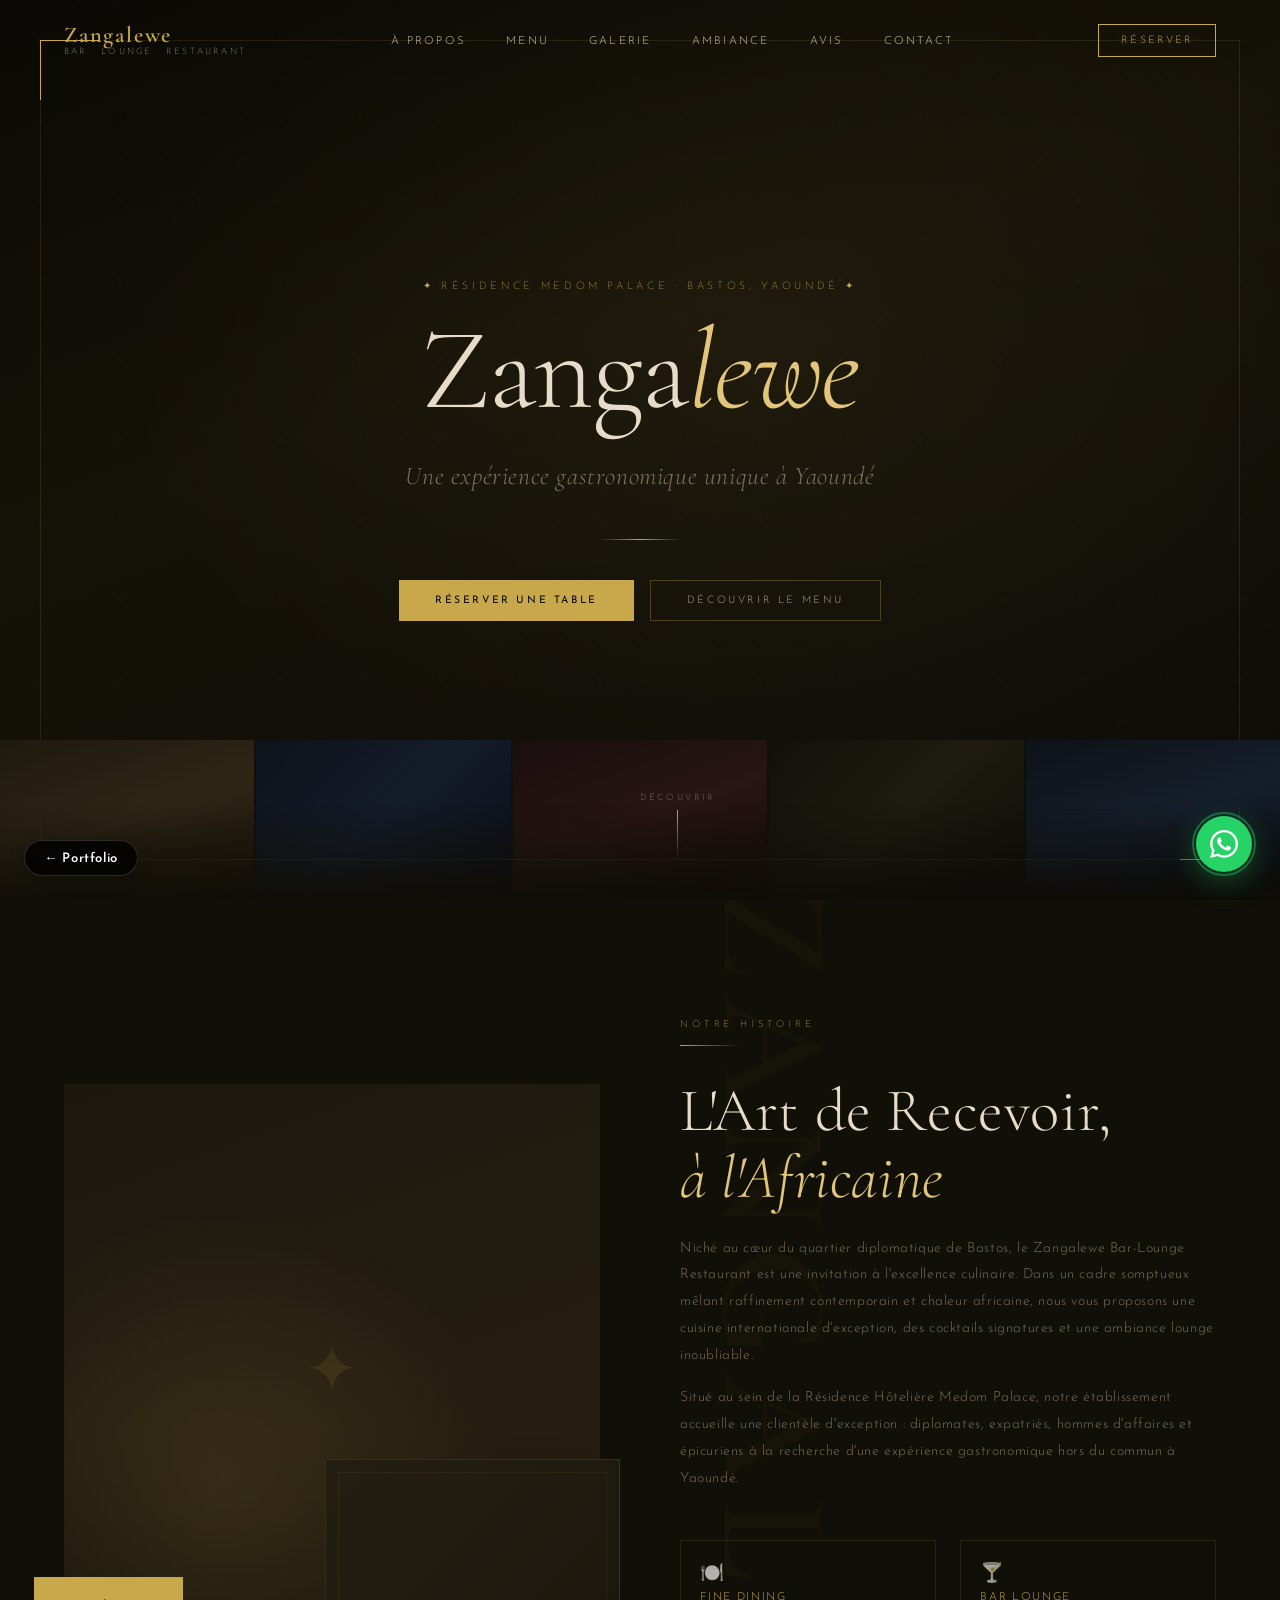
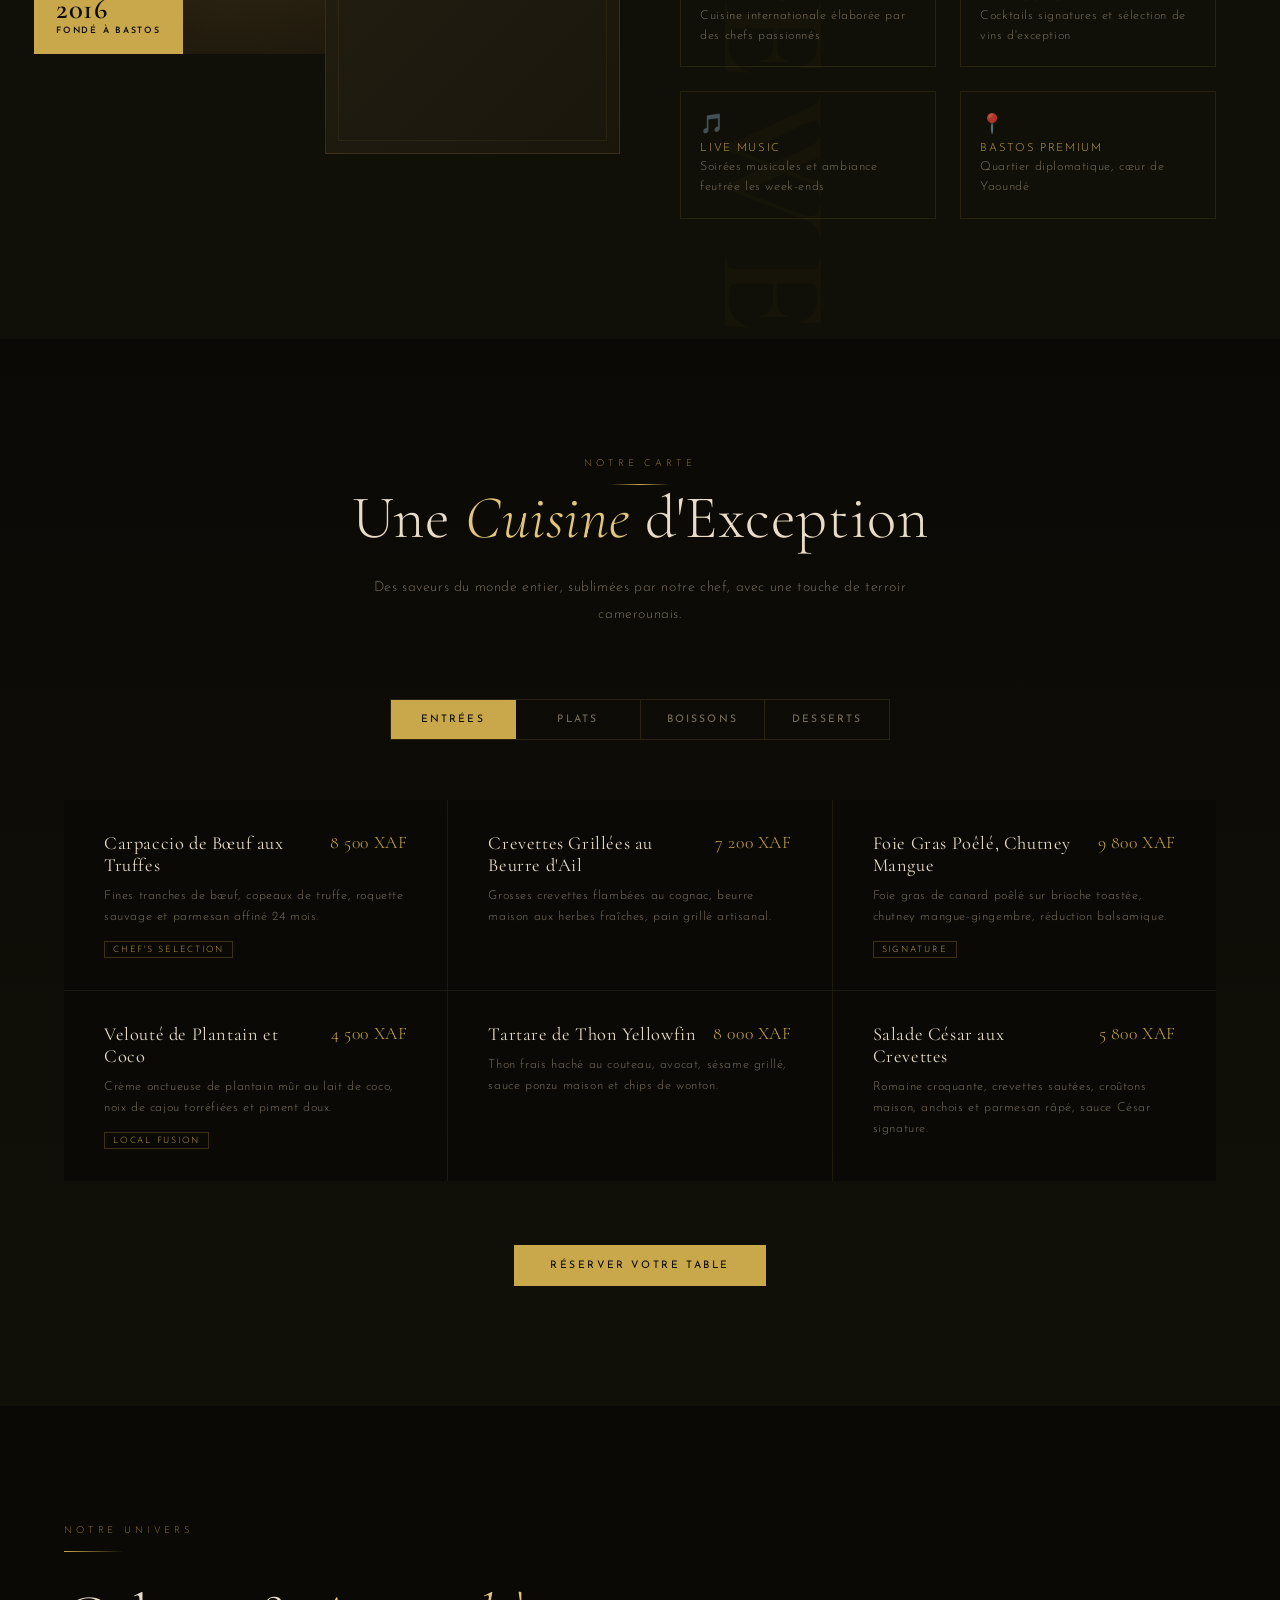
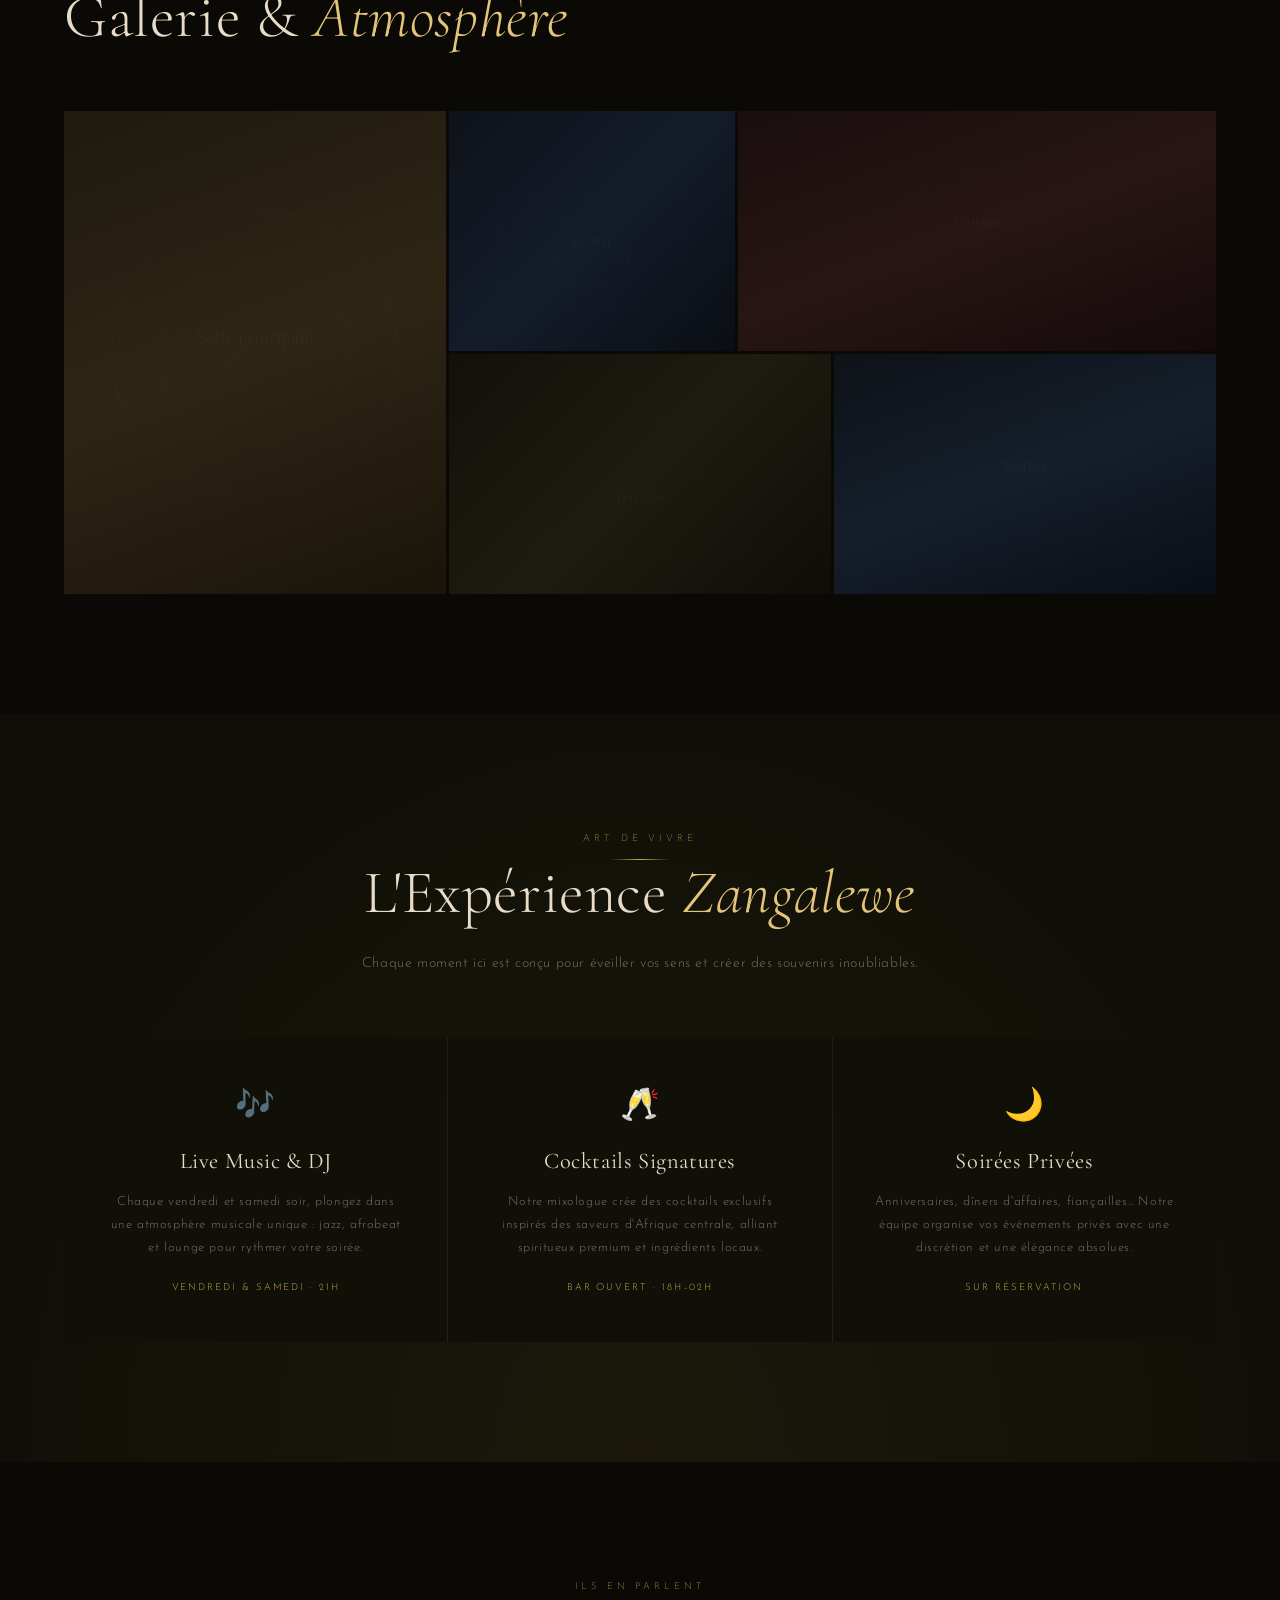
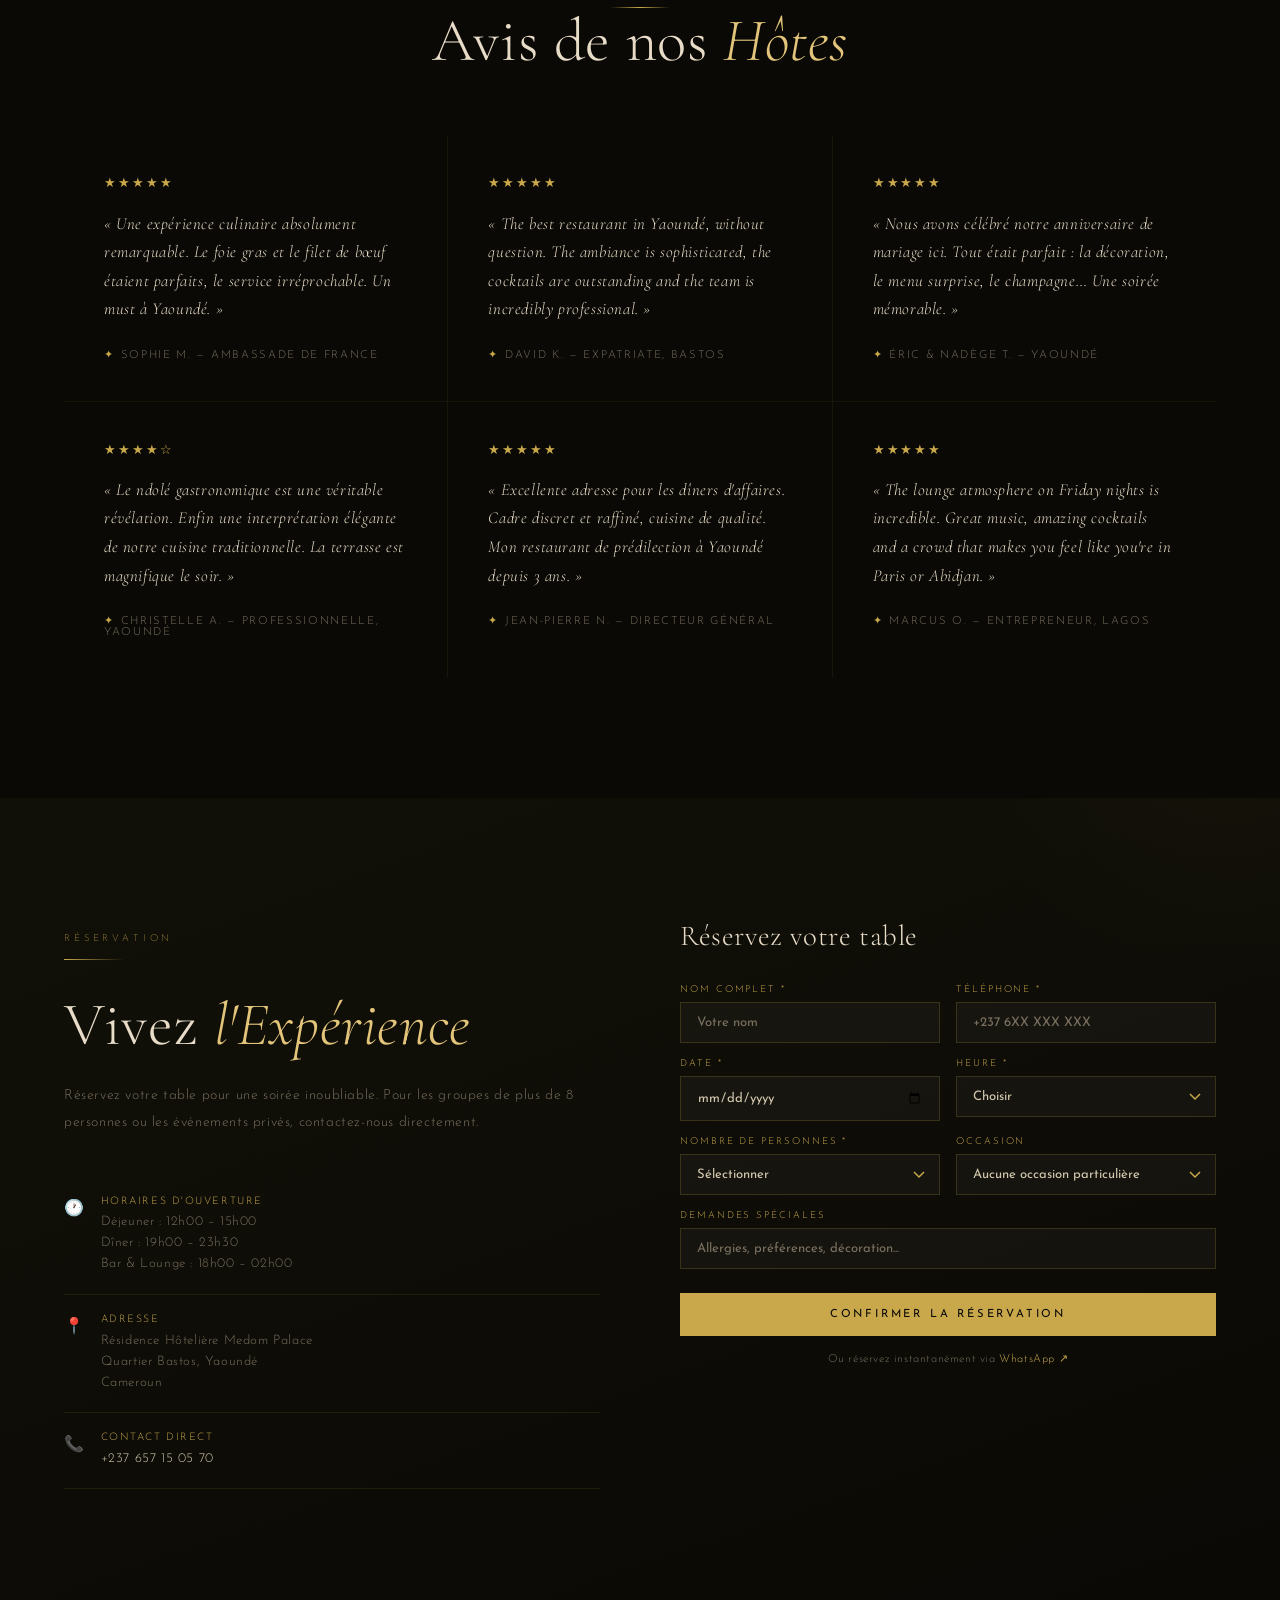
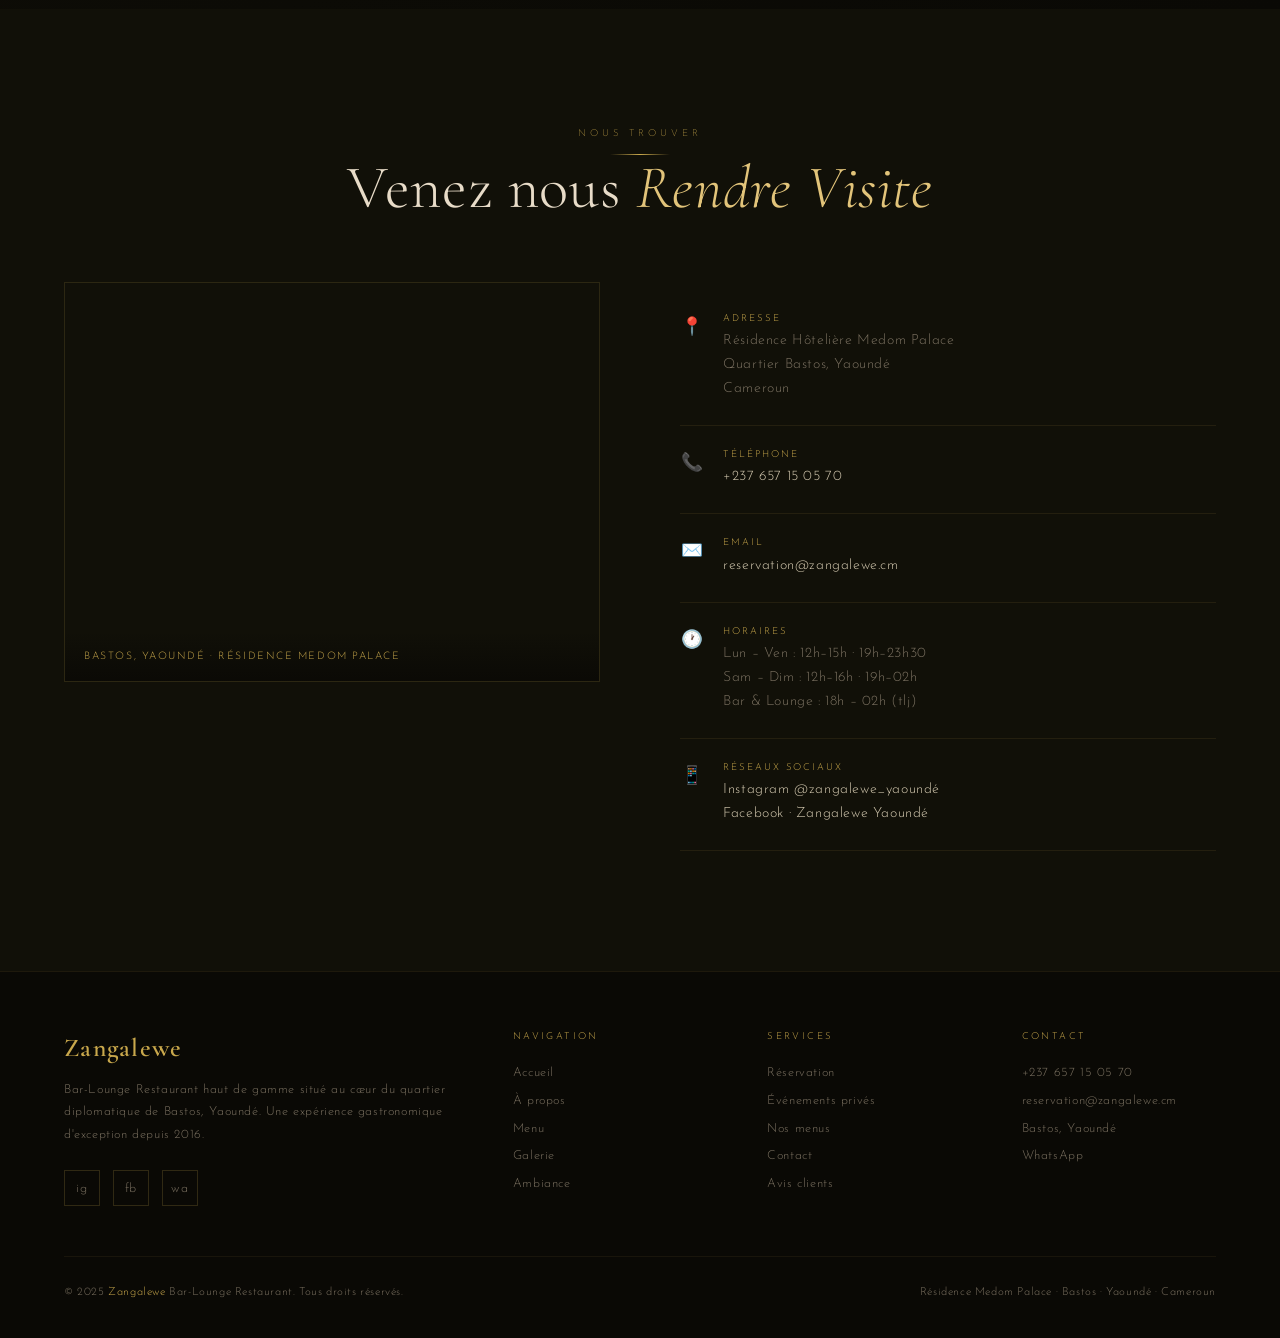
<file: projects/zangalewe.html>
<!DOCTYPE html>
<html lang="fr">
<head>
<meta charset="UTF-8">
<meta name="viewport" content="width=device-width, initial-scale=1.0">
<meta name="description" content="Zangalewe Bar-Lounge Restaurant – Une expérience gastronomique unique à Yaoundé, Bastos. Restaurant haut de gamme, fine dining, cocktails et ambiance lounge au cœur de Bastos.">
<meta name="keywords" content="restaurant Yaoundé, Bastos restaurant, restaurant haut de gamme Cameroun, fine dining Yaoundé, bar lounge Yaoundé, Zangalewe, Medom Palace">
<meta property="og:title" content="Zangalewe Bar-Lounge Restaurant – Yaoundé, Bastos">
<meta property="og:description" content="Fine dining, cocktails signature et ambiance lounge exclusive à Bastos, Yaoundé.">
<title>Zangalewe Bar-Lounge Restaurant | Bastos, Yaoundé</title>
<link rel="preconnect" href="https://fonts.googleapis.com">
<link rel="preconnect" href="https://fonts.gstatic.com" crossorigin>
<link href="https://fonts.googleapis.com/css2?family=Cormorant+Garamond:ital,wght@0,300;0,400;0,600;1,300;1,400&family=Josefin+Sans:wght@200;300;400&display=swap" rel="stylesheet">
<link rel="stylesheet" href="css/zangalewe.css">
</head>
<body>

<!-- NAV -->
<nav id="navbar">
  <a href="#accueil" class="nav-logo">Zangalewe<span>Bar · Lounge · Restaurant</span></a>
  <ul class="nav-links">
    <li><a href="#apropos">À propos</a></li>
    <li><a href="#menu">Menu</a></li>
    <li><a href="#galerie">Galerie</a></li>
    <li><a href="#ambiance">Ambiance</a></li>
    <li><a href="#avis">Avis</a></li>
    <li><a href="#contact">Contact</a></li>
  </ul>
  <a href="#reservation" class="nav-reserve">Réserver</a>
  <div class="burger" id="burger">
    <span></span><span></span><span></span>
  </div>
</nav>

<div class="mobile-menu" id="mobileMenu">
  <ul>
    <li><a href="#apropos" onclick="closeMobile()">À propos</a></li>
    <li><a href="#menu" onclick="closeMobile()">Menu</a></li>
    <li><a href="#galerie" onclick="closeMobile()">Galerie</a></li>
    <li><a href="#ambiance" onclick="closeMobile()">Ambiance</a></li>
    <li><a href="#avis" onclick="closeMobile()">Avis clients</a></li>
    <li><a href="#reservation" onclick="closeMobile()">Réservation</a></li>
    <li><a href="#contact" onclick="closeMobile()">Contact</a></li>
  </ul>
</div>

<!-- HERO -->
<section id="accueil">
  <div class="hero-bg"></div>
  <div class="hero-frame"></div>

  <div class="hero-content">
    <p class="hero-eyebrow">✦ Résidence Medom Palace · Bastos, Yaoundé ✦</p>
    <h1 class="hero-title">Zanga<em>lewe</em></h1>
    <p class="hero-subtitle">Une expérience gastronomique unique à Yaoundé</p>
    <div class="hero-divider"></div>
    <div class="hero-cta">
      <a href="#reservation" class="btn-primary">Réserver une table</a>
      <a href="#menu" class="btn-ghost">Découvrir le menu</a>
    </div>
  </div>

  <div class="hero-cards">
    <div class="hero-card"><div class="g1"></div></div>
    <div class="hero-card"><div class="g2"></div></div>
    <div class="hero-card"><div class="g3"></div></div>
    <div class="hero-card"><div class="g4"></div></div>
    <div class="hero-card"><div class="g5"></div></div>
  </div>

  <div class="hero-scroll">Découvrir</div>
</section>

<!-- À PROPOS -->
<section id="apropos">
  <div class="about-grid">
    <div class="about-visual fade-in-left">
      <div class="about-visual-main"></div>
      <div class="about-visual-accent"></div>
      <div class="about-label-box">2016<span>Fondé à Bastos</span></div>
    </div>
    <div>
      <span class="section-label fade-in">Notre Histoire</span>
      <div class="gold-line fade-in"></div>
      <h2 class="section-title fade-in">L'Art de Recevoir,<br><em>à l'Africaine</em></h2>
      <p class="section-body fade-in">Niché au cœur du quartier diplomatique de Bastos, le Zangalewe Bar-Lounge Restaurant est une invitation à l'excellence culinaire. Dans un cadre somptueux mêlant raffinement contemporain et chaleur africaine, nous vous proposons une cuisine internationale d'exception, des cocktails signatures et une ambiance lounge inoubliable.</p>
      <p class="section-body fade-in" style="margin-top:1rem;">Situé au sein de la Résidence Hôtelière Medom Palace, notre établissement accueille une clientèle d'exception : diplomates, expatriés, hommes d'affaires et épicuriens à la recherche d'une expérience gastronomique hors du commun à Yaoundé.</p>
      <div class="about-features">
        <div class="feature-item fade-in">
          <div class="feature-icon">🍽️</div>
          <div class="feature-title">Fine Dining</div>
          <div class="feature-text">Cuisine internationale élaborée par des chefs passionnés</div>
        </div>
        <div class="feature-item fade-in">
          <div class="feature-icon">🍸</div>
          <div class="feature-title">Bar Lounge</div>
          <div class="feature-text">Cocktails signatures et sélection de vins d'exception</div>
        </div>
        <div class="feature-item fade-in">
          <div class="feature-icon">🎵</div>
          <div class="feature-title">Live Music</div>
          <div class="feature-text">Soirées musicales et ambiance feutrée les week-ends</div>
        </div>
        <div class="feature-item fade-in">
          <div class="feature-icon">📍</div>
          <div class="feature-title">Bastos Premium</div>
          <div class="feature-text">Quartier diplomatique, cœur de Yaoundé</div>
        </div>
      </div>
    </div>
  </div>
</section>

<!-- MENU -->
<section id="menu">
  <div class="menu-header">
    <span class="section-label">Notre Carte</span>
    <div class="gold-line" style="margin:0 auto;background:linear-gradient(to right,transparent,var(--or),transparent);"></div>
    <h2 class="section-title">Une <em>Cuisine</em> d'Exception</h2>
    <p class="section-body">Des saveurs du monde entier, sublimées par notre chef, avec une touche de terroir camerounais.</p>
  </div>

  <div class="menu-tabs">
    <button class="menu-tab active" onclick="switchTab('entrees')">Entrées</button>
    <button class="menu-tab" onclick="switchTab('plats')">Plats</button>
    <button class="menu-tab" onclick="switchTab('boissons')">Boissons</button>
    <button class="menu-tab" onclick="switchTab('desserts')">Desserts</button>
  </div>

  <!-- ENTRÉES -->
  <div class="menu-panel active" id="entrees">
    <div class="menu-grid">
      <div class="menu-item">
        <div class="menu-item-header">
          <span class="menu-item-name">Carpaccio de Bœuf aux Truffes</span>
          <span class="menu-item-price">8 500 XAF</span>
        </div>
        <p class="menu-item-desc">Fines tranches de bœuf, copeaux de truffe, roquette sauvage et parmesan affiné 24 mois.</p>
        <span class="menu-item-tag">Chef's Selection</span>
      </div>
      <div class="menu-item">
        <div class="menu-item-header">
          <span class="menu-item-name">Crevettes Grillées au Beurre d'Ail</span>
          <span class="menu-item-price">7 200 XAF</span>
        </div>
        <p class="menu-item-desc">Grosses crevettes flambées au cognac, beurre maison aux herbes fraîches, pain grillé artisanal.</p>
      </div>
      <div class="menu-item">
        <div class="menu-item-header">
          <span class="menu-item-name">Foie Gras Poêlé, Chutney Mangue</span>
          <span class="menu-item-price">9 800 XAF</span>
        </div>
        <p class="menu-item-desc">Foie gras de canard poêlé sur brioche toastée, chutney mangue-gingembre, réduction balsamique.</p>
        <span class="menu-item-tag">Signature</span>
      </div>
      <div class="menu-item">
        <div class="menu-item-header">
          <span class="menu-item-name">Velouté de Plantain et Coco</span>
          <span class="menu-item-price">4 500 XAF</span>
        </div>
        <p class="menu-item-desc">Crème onctueuse de plantain mûr au lait de coco, noix de cajou torréfiées et piment doux.</p>
        <span class="menu-item-tag">Local Fusion</span>
      </div>
      <div class="menu-item">
        <div class="menu-item-header">
          <span class="menu-item-name">Tartare de Thon Yellowfin</span>
          <span class="menu-item-price">8 000 XAF</span>
        </div>
        <p class="menu-item-desc">Thon frais haché au couteau, avocat, sésame grillé, sauce ponzu maison et chips de wonton.</p>
      </div>
      <div class="menu-item">
        <div class="menu-item-header">
          <span class="menu-item-name">Salade César aux Crevettes</span>
          <span class="menu-item-price">5 800 XAF</span>
        </div>
        <p class="menu-item-desc">Romaine croquante, crevettes sautées, croûtons maison, anchois et parmesan râpé, sauce César signature.</p>
      </div>
    </div>
  </div>

  <!-- PLATS -->
  <div class="menu-panel" id="plats">
    <div class="menu-grid">
      <div class="menu-item">
        <div class="menu-item-header">
          <span class="menu-item-name">Filet de Bœuf Rossini</span>
          <span class="menu-item-price">22 500 XAF</span>
        </div>
        <p class="menu-item-desc">Filet de bœuf Wellington, foie gras poêlé, sauce Périgueux à la truffe noire, gratin dauphinois.</p>
        <span class="menu-item-tag">Chef's Masterpiece</span>
      </div>
      <div class="menu-item">
        <div class="menu-item-header">
          <span class="menu-item-name">Homard Thermidor</span>
          <span class="menu-item-price">32 000 XAF</span>
        </div>
        <p class="menu-item-desc">Demi-homard breton gratiné à la sauce thermidor, riz pilaf aux herbes, légumes glacés au beurre.</p>
        <span class="menu-item-tag">Prestige</span>
      </div>
      <div class="menu-item">
        <div class="menu-item-header">
          <span class="menu-item-name">Suprême de Volaille Farcie</span>
          <span class="menu-item-price">14 500 XAF</span>
        </div>
        <p class="menu-item-desc">Poulet fermier farci aux morilles, sauce à la crème et vin blanc, gratin de pommes de terre au thym.</p>
      </div>
      <div class="menu-item">
        <div class="menu-item-header">
          <span class="menu-item-name">Ndolé Gastronomique</span>
          <span class="menu-item-price">12 000 XAF</span>
        </div>
        <p class="menu-item-desc">Notre interprétation raffinée du ndolé camerounais, crevettes géantes, viande de bœuf, plantains frits.</p>
        <span class="menu-item-tag">Terroir Camerounais</span>
      </div>
      <div class="menu-item">
        <div class="menu-item-header">
          <span class="menu-item-name">Côte d'Agneau Persillée</span>
          <span class="menu-item-price">19 000 XAF</span>
        </div>
        <p class="menu-item-desc">Carré d'agneau en croûte de pistaches, jus réduit au romarin, ratatouille provençale et polenta crémeuse.</p>
      </div>
      <div class="menu-item">
        <div class="menu-item-header">
          <span class="menu-item-name">Risotto aux Fruits de Mer</span>
          <span class="menu-item-price">15 500 XAF</span>
        </div>
        <p class="menu-item-desc">Risotto crémeux au vin blanc, crevettes, calamars, moules et palourdes, huile de truffe blanche.</p>
      </div>
    </div>
  </div>

  <!-- BOISSONS -->
  <div class="menu-panel" id="boissons">
    <div class="menu-grid">
      <div class="menu-item">
        <div class="menu-item-header">
          <span class="menu-item-name">Zangalewe Sunset</span>
          <span class="menu-item-price">5 500 XAF</span>
        </div>
        <p class="menu-item-desc">Rhum Diplomatico, mangue fraîche, gingembre, citron vert, sirop de canne, pétales de hibiscus.</p>
        <span class="menu-item-tag">Signature Cocktail</span>
      </div>
      <div class="menu-item">
        <div class="menu-item-header">
          <span class="menu-item-name">Champagne Moët & Chandon</span>
          <span class="menu-item-price">28 000 XAF</span>
        </div>
        <p class="menu-item-desc">Brut Impérial, bouteille 75cl. Également disponible en demi-bouteille.</p>
        <span class="menu-item-tag">Prestige</span>
      </div>
      <div class="menu-item">
        <div class="menu-item-header">
          <span class="menu-item-name">Old Fashioned Premium</span>
          <span class="menu-item-price">6 800 XAF</span>
        </div>
        <p class="menu-item-desc">Buffalo Trace Bourbon, angostura bitters, sucre de canne, zeste d'orange, cube de glace artisanal.</p>
      </div>
      <div class="menu-item">
        <div class="menu-item-header">
          <span class="menu-item-name">Sélection de Vins Rouges</span>
          <span class="menu-item-price">dès 4 500 XAF</span>
        </div>
        <p class="menu-item-desc">Bordeaux, Bourgogne, Malbec argentin. Conseils de notre sommelier. Carte complète disponible.</p>
      </div>
      <div class="menu-item">
        <div class="menu-item-header">
          <span class="menu-item-name">Bastos Garden Mocktail</span>
          <span class="menu-item-price">3 800 XAF</span>
        </div>
        <p class="menu-item-desc">Ananas, goyave, citron vert, basilic frais, eau gazeuse premium. Sans alcool, 100% fraîcheur.</p>
        <span class="menu-item-tag">Sans Alcool</span>
      </div>
      <div class="menu-item">
        <div class="menu-item-header">
          <span class="menu-item-name">Whisky Selection</span>
          <span class="menu-item-price">dès 5 000 XAF</span>
        </div>
        <p class="menu-item-desc">Johnnie Walker Blue, Glenfiddich 18 ans, Macallan 12 ans. Single malts et blends d'exception.</p>
      </div>
    </div>
  </div>

  <!-- DESSERTS -->
  <div class="menu-panel" id="desserts">
    <div class="menu-grid">
      <div class="menu-item">
        <div class="menu-item-header">
          <span class="menu-item-name">Fondant Chocolat Grand Cru</span>
          <span class="menu-item-price">5 500 XAF</span>
        </div>
        <p class="menu-item-desc">Chocolat Valrhona 72%, cœur coulant au caramel beurre salé, glace vanille Bourbon, pralin.</p>
        <span class="menu-item-tag">Signature</span>
      </div>
      <div class="menu-item">
        <div class="menu-item-header">
          <span class="menu-item-name">Crème Brûlée à la Vanille</span>
          <span class="menu-item-price">4 200 XAF</span>
        </div>
        <p class="menu-item-desc">Vanille de Tahiti, caramel craquant, tuile dentelle aux amandes, coulis de fruits de la passion.</p>
      </div>
      <div class="menu-item">
        <div class="menu-item-header">
          <span class="menu-item-name">Assiette Tropicale</span>
          <span class="menu-item-price">4 800 XAF</span>
        </div>
        <p class="menu-item-desc">Sorbet maison mangue-passion, carpaccio d'ananas, coco frais torréfié, sirop de citronelle.</p>
        <span class="menu-item-tag">Local Fusion</span>
      </div>
      <div class="menu-item">
        <div class="menu-item-header">
          <span class="menu-item-name">Plateau de Fromages Affinés</span>
          <span class="menu-item-price">7 500 XAF</span>
        </div>
        <p class="menu-item-desc">Sélection de 5 fromages, confiture de figue, pain de noix artisanal, miel de fleurs sauvages.</p>
      </div>
    </div>
  </div>

  <div class="menu-cta fade-in">
    <a href="#reservation" class="btn-primary">Réserver votre table</a>
  </div>
</section>

<!-- GALERIE -->
<section id="galerie" style="padding-left:0;padding-right:0;">
  <div class="gallery-header fade-in" style="padding:0 5vw;">
    <span class="section-label">Notre Univers</span>
    <div class="gold-line"></div>
    <h2 class="section-title">Galerie & <em>Atmosphère</em></h2>
  </div>
  <div class="gallery-grid">
    <div class="gallery-item">
      <div class="gallery-inner g1">
        <svg viewBox="0 0 400 500" xmlns="http://www.w3.org/2000/svg">
          <circle cx="200" cy="250" r="150" fill="none" stroke="rgba(201,168,76,0.3)" stroke-width="1"/>
          <circle cx="200" cy="250" r="100" fill="none" stroke="rgba(201,168,76,0.2)" stroke-width="1"/>
          <line x1="0" y1="250" x2="400" y2="250" stroke="rgba(201,168,76,0.1)" stroke-width="1"/>
          <line x1="200" y1="0" x2="200" y2="500" stroke="rgba(201,168,76,0.1)" stroke-width="1"/>
          <text x="200" y="240" text-anchor="middle" fill="rgba(201,168,76,0.4)" font-size="18" font-family="serif">Salle principale</text>
          <text x="200" y="268" text-anchor="middle" fill="rgba(201,168,76,0.2)" font-size="11">Fine Dining</text>
        </svg>
      </div>
      <div class="gallery-caption">La Salle Principale</div>
    </div>
    <div class="gallery-item">
      <div class="gallery-inner g2">
        <svg viewBox="0 0 300 240" xmlns="http://www.w3.org/2000/svg">
          <rect x="50" y="80" width="200" height="120" rx="2" fill="none" stroke="rgba(37,180,220,0.2)" stroke-width="1"/>
          <circle cx="150" cy="140" r="40" fill="none" stroke="rgba(201,168,76,0.3)" stroke-width="1"/>
          <text x="150" y="136" text-anchor="middle" fill="rgba(201,168,76,0.4)" font-size="14" font-family="serif">Le Bar</text>
          <text x="150" y="155" text-anchor="middle" fill="rgba(201,168,76,0.2)" font-size="10">Lounge Cocktails</text>
        </svg>
      </div>
      <div class="gallery-caption">Le Bar Lounge</div>
    </div>
    <div class="gallery-item">
      <div class="gallery-inner g3">
        <svg viewBox="0 0 300 240" xmlns="http://www.w3.org/2000/svg">
          <ellipse cx="150" cy="120" rx="80" ry="60" fill="none" stroke="rgba(201,100,100,0.2)" stroke-width="1"/>
          <text x="150" y="116" text-anchor="middle" fill="rgba(201,168,76,0.4)" font-size="14" font-family="serif">Cuisine</text>
          <text x="150" y="134" text-anchor="middle" fill="rgba(201,168,76,0.2)" font-size="10">Fine Dining</text>
        </svg>
      </div>
      <div class="gallery-caption">Nos Créations Culinaires</div>
    </div>
    <div class="gallery-item">
      <div class="gallery-inner g4">
        <svg viewBox="0 0 300 240" xmlns="http://www.w3.org/2000/svg">
          <polygon points="150,40 260,200 40,200" fill="none" stroke="rgba(201,168,76,0.2)" stroke-width="1"/>
          <text x="150" y="148" text-anchor="middle" fill="rgba(201,168,76,0.4)" font-size="14" font-family="serif">Terrasse</text>
          <text x="150" y="168" text-anchor="middle" fill="rgba(201,168,76,0.2)" font-size="10">Vue panoramique</text>
        </svg>
      </div>
      <div class="gallery-caption">Terrasse & Lounge</div>
    </div>
    <div class="gallery-item">
      <div class="gallery-inner g5">
        <svg viewBox="0 0 300 240" xmlns="http://www.w3.org/2000/svg">
          <rect x="30" y="30" width="240" height="180" fill="none" stroke="rgba(100,150,220,0.2)" stroke-width="1"/>
          <rect x="60" y="60" width="180" height="120" fill="none" stroke="rgba(201,168,76,0.15)" stroke-width="1"/>
          <text x="150" y="116" text-anchor="middle" fill="rgba(201,168,76,0.4)" font-size="14" font-family="serif">Soirées</text>
          <text x="150" y="136" text-anchor="middle" fill="rgba(201,168,76,0.2)" font-size="10">Ambiance Nocturne</text>
        </svg>
      </div>
      <div class="gallery-caption">Soirées & Événements</div>
    </div>
  </div>
</section>

<!-- AMBIANCE / LOUNGE -->
<section id="ambiance">
  <div class="ambiance-bg"></div>
  <div style="text-align:center; margin-bottom: 60px;" class="fade-in">
    <span class="section-label">Art de Vivre</span>
    <div class="gold-line" style="margin:0 auto;background:linear-gradient(to right,transparent,var(--or),transparent);"></div>
    <h2 class="section-title">L'Expérience <em>Zangalewe</em></h2>
    <p class="section-body" style="margin:0 auto; text-align:center;">Chaque moment ici est conçu pour éveiller vos sens et créer des souvenirs inoubliables.</p>
  </div>

  <div class="ambiance-grid">
    <div class="ambiance-card fade-in">
      <span class="ambiance-icon">🎶</span>
      <h3 class="ambiance-title">Live Music & DJ</h3>
      <p class="ambiance-text">Chaque vendredi et samedi soir, plongez dans une atmosphère musicale unique : jazz, afrobeat et lounge pour rythmer votre soirée.</p>
      <span class="ambiance-tag">Vendredi & Samedi · 21h</span>
    </div>
    <div class="ambiance-card fade-in">
      <span class="ambiance-icon">🥂</span>
      <h3 class="ambiance-title">Cocktails Signatures</h3>
      <p class="ambiance-text">Notre mixologue crée des cocktails exclusifs inspirés des saveurs d'Afrique centrale, alliant spiritueux premium et ingrédients locaux.</p>
      <span class="ambiance-tag">Bar ouvert · 18h–02h</span>
    </div>
    <div class="ambiance-card fade-in">
      <span class="ambiance-icon">🌙</span>
      <h3 class="ambiance-title">Soirées Privées</h3>
      <p class="ambiance-text">Anniversaires, dîners d'affaires, fiançailles… Notre équipe organise vos événements privés avec une discrétion et une élégance absolues.</p>
      <span class="ambiance-tag">Sur réservation</span>
    </div>
  </div>
</section>

<!-- AVIS CLIENTS -->
<section id="avis">
  <div class="reviews-header fade-in">
    <span class="section-label">Ils en parlent</span>
    <div class="gold-line" style="margin:0 auto;background:linear-gradient(to right,transparent,var(--or),transparent);"></div>
    <h2 class="section-title">Avis de nos <em>Hôtes</em></h2>
  </div>
  <div class="reviews-grid">
    <div class="review-card fade-in">
      <div class="review-stars">★★★★★</div>
      <p class="review-text">« Une expérience culinaire absolument remarquable. Le foie gras et le filet de bœuf étaient parfaits, le service irréprochable. Un must à Yaoundé. »</p>
      <p class="review-author"><span>✦</span>Sophie M. — Ambassade de France</p>
    </div>
    <div class="review-card fade-in">
      <div class="review-stars">★★★★★</div>
      <p class="review-text">« The best restaurant in Yaoundé, without question. The ambiance is sophisticated, the cocktails are outstanding and the team is incredibly professional. »</p>
      <p class="review-author"><span>✦</span>David K. — Expatriate, Bastos</p>
    </div>
    <div class="review-card fade-in">
      <div class="review-stars">★★★★★</div>
      <p class="review-text">« Nous avons célébré notre anniversaire de mariage ici. Tout était parfait : la décoration, le menu surprise, le champagne… Une soirée mémorable. »</p>
      <p class="review-author"><span>✦</span>Éric & Nadège T. — Yaoundé</p>
    </div>
    <div class="review-card fade-in">
      <div class="review-stars">★★★★☆</div>
      <p class="review-text">« Le ndolé gastronomique est une véritable révélation. Enfin une interprétation élégante de notre cuisine traditionnelle. La terrasse est magnifique le soir. »</p>
      <p class="review-author"><span>✦</span>Christelle A. — Professionnelle, Yaoundé</p>
    </div>
    <div class="review-card fade-in">
      <div class="review-stars">★★★★★</div>
      <p class="review-text">« Excellente adresse pour les dîners d'affaires. Cadre discret et raffiné, cuisine de qualité. Mon restaurant de prédilection à Yaoundé depuis 3 ans. »</p>
      <p class="review-author"><span>✦</span>Jean-Pierre N. — Directeur Général</p>
    </div>
    <div class="review-card fade-in">
      <div class="review-stars">★★★★★</div>
      <p class="review-text">« The lounge atmosphere on Friday nights is incredible. Great music, amazing cocktails and a crowd that makes you feel like you're in Paris or Abidjan. »</p>
      <p class="review-author"><span>✦</span>Marcus O. — Entrepreneur, Lagos</p>
    </div>
  </div>
</section>

<!-- RÉSERVATION -->
<section id="reservation">
  <div class="reservation-grid">
    <div class="reservation-info fade-in-left">
      <span class="section-label">Réservation</span>
      <div class="gold-line"></div>
      <h2 class="section-title">Vivez <em>l'Expérience</em></h2>
      <p class="section-body">Réservez votre table pour une soirée inoubliable. Pour les groupes de plus de 8 personnes ou les événements privés, contactez-nous directement.</p>
      <div style="margin-top: 2.5rem;">
        <div class="res-detail">
          <span class="res-detail-icon">🕐</span>
          <div>
            <div class="res-detail-title">Horaires d'ouverture</div>
            <div class="res-detail-text">Déjeuner : 12h00 – 15h00<br>Dîner : 19h00 – 23h30<br>Bar & Lounge : 18h00 – 02h00</div>
          </div>
        </div>
        <div class="res-detail">
          <span class="res-detail-icon">📍</span>
          <div>
            <div class="res-detail-title">Adresse</div>
            <div class="res-detail-text">Résidence Hôtelière Medom Palace<br>Quartier Bastos, Yaoundé<br>Cameroun</div>
          </div>
        </div>
        <div class="res-detail">
          <span class="res-detail-icon">📞</span>
          <div>
            <div class="res-detail-title">Contact direct</div>
            <div class="res-detail-text"><a href="tel:+237657150570" style="color:var(--text-light);text-decoration:none;">+237 657 15 05 70</a></div>
          </div>
        </div>
      </div>
    </div>
    <div class="reservation-form fade-in">
      <h3 class="form-title">Réservez votre table</h3>
      <form id="reservationForm" onsubmit="handleReservation(event)">
        <div class="form-row">
          <div class="form-group">
            <label class="form-label" for="nom">Nom complet *</label>
            <input class="form-input" type="text" id="nom" placeholder="Votre nom" required>
          </div>
          <div class="form-group">
            <label class="form-label" for="tel">Téléphone *</label>
            <input class="form-input" type="tel" id="tel" placeholder="+237 6XX XXX XXX" required>
          </div>
        </div>
        <div class="form-row">
          <div class="form-group">
            <label class="form-label" for="date">Date *</label>
            <input class="form-input" type="date" id="date" required>
          </div>
          <div class="form-group">
            <label class="form-label" for="heure">Heure *</label>
            <select class="form-input form-select" id="heure" required>
              <option value="" disabled selected>Choisir</option>
              <optgroup label="Déjeuner">
                <option>12h00</option><option>12h30</option><option>13h00</option><option>13h30</option>
              </optgroup>
              <optgroup label="Dîner">
                <option>19h00</option><option>19h30</option><option>20h00</option><option>20h30</option><option>21h00</option><option>21h30</option>
              </optgroup>
            </select>
          </div>
        </div>
        <div class="form-row">
          <div class="form-group">
            <label class="form-label" for="couverts">Nombre de personnes *</label>
            <select class="form-input form-select" id="couverts" required>
              <option value="" disabled selected>Sélectionner</option>
              <option>1 personne</option><option>2 personnes</option><option>3 personnes</option>
              <option>4 personnes</option><option>5 personnes</option><option>6 personnes</option>
              <option>7–10 personnes</option><option>10+ personnes</option>
            </select>
          </div>
          <div class="form-group">
            <label class="form-label" for="occasion">Occasion</label>
            <select class="form-input form-select" id="occasion">
              <option value="">Aucune occasion particulière</option>
              <option>Anniversaire</option><option>Dîner romantique</option><option>Dîner d'affaires</option>
              <option>Fiançailles</option><option>Célébration</option><option>Autre</option>
            </select>
          </div>
        </div>
        <div class="form-group">
          <label class="form-label" for="message">Demandes spéciales</label>
          <input class="form-input" type="text" id="message" placeholder="Allergies, préférences, décoration...">
        </div>
        <button type="submit" class="form-submit">Confirmer la réservation</button>
        <div id="formSuccess" class="form-success">✦ Merci ! Votre demande de réservation a été envoyée. Nous vous contacterons sous 2 heures pour confirmer.</div>
        <p class="form-note">Ou réservez instantanément via <a href="https://wa.me/237657150570?text=Bonjour%2C%20je%20souhaite%20r%C3%A9server%20une%20table%20au%20Zangalewe" style="color:var(--or);text-decoration:none;">WhatsApp ↗</a></p>
      </form>
    </div>
  </div>
</section>

<!-- CONTACT -->
<section id="contact">
  <div style="text-align:center; margin-bottom:60px;" class="fade-in">
    <span class="section-label">Nous Trouver</span>
    <div class="gold-line" style="margin:0 auto;background:linear-gradient(to right,transparent,var(--or),transparent);"></div>
    <h2 class="section-title">Venez nous <em>Rendre Visite</em></h2>
  </div>
  <div class="contact-grid">
    <div class="map-container fade-in-left">
      <iframe
        src="https://www.google.com/maps/embed?pb=!1m18!1m12!1m3!1d3980.8022168898!2d11.508946!3d3.8721329!2m3!1f0!2f0!3f0!3m2!1i1024!2i768!4f13.1!3m3!1m2!1s0x108bcfa58e69a26d%3A0x1b8bb453a26bfe84!2sBastos%2C%20Yaound%C3%A9%2C%20Cameroon!5e0!3m2!1sfr!2scm!4v1699000000000!5m2!1sfr!2scm"
        allowfullscreen="" loading="lazy" referrerpolicy="no-referrer-when-downgrade"
        title="Localisation Zangalewe, Bastos Yaoundé">
      </iframe>
      <div class="map-overlay">
        <div class="map-label">Bastos, Yaoundé · Résidence Medom Palace</div>
      </div>
    </div>
    <div class="contact-info fade-in">
      <div class="contact-item">
        <span class="contact-icon">📍</span>
        <div>
          <div class="contact-label">Adresse</div>
          <div class="contact-value">Résidence Hôtelière Medom Palace<br>Quartier Bastos, Yaoundé<br>Cameroun</div>
        </div>
      </div>
      <div class="contact-item">
        <span class="contact-icon">📞</span>
        <div>
          <div class="contact-label">Téléphone</div>
          <div class="contact-value">
            <a href="tel:+237657150570">+237 657 15 05 70</a>
          </div>
        </div>
      </div>
      <div class="contact-item">
        <span class="contact-icon">✉️</span>
        <div>
          <div class="contact-label">Email</div>
          <div class="contact-value"><a href="mailto:reservation@zangalewe.cm">reservation@zangalewe.cm</a></div>
        </div>
      </div>
      <div class="contact-item">
        <span class="contact-icon">🕐</span>
        <div>
          <div class="contact-label">Horaires</div>
          <div class="contact-value">
            Lun – Ven : 12h–15h · 19h–23h30<br>
            Sam – Dim : 12h–16h · 19h–02h<br>
            Bar & Lounge : 18h – 02h (tlj)
          </div>
        </div>
      </div>
      <div class="contact-item">
        <span class="contact-icon">📱</span>
        <div>
          <div class="contact-label">Réseaux sociaux</div>
          <div class="contact-value">
            <a href="#">Instagram @zangalewe_yaoundé</a><br>
            <a href="#">Facebook · Zangalewe Yaoundé</a>
          </div>
        </div>
      </div>
    </div>
  </div>
</section>

<!-- FOOTER -->
<footer>
  <div class="footer-grid">
    <div>
      <div class="footer-logo">Zangalewe</div>
      <p class="footer-desc">Bar-Lounge Restaurant haut de gamme situé au cœur du quartier diplomatique de Bastos, Yaoundé. Une expérience gastronomique d'exception depuis 2016.</p>
      <div class="footer-social">
        <a href="#" class="social-btn" aria-label="Instagram">ig</a>
        <a href="#" class="social-btn" aria-label="Facebook">fb</a>
        <a href="https://wa.me/237657150570" class="social-btn" aria-label="WhatsApp">wa</a>
      </div>
    </div>
    <div>
      <div class="footer-heading">Navigation</div>
      <ul class="footer-links">
        <li><a href="#accueil">Accueil</a></li>
        <li><a href="#apropos">À propos</a></li>
        <li><a href="#menu">Menu</a></li>
        <li><a href="#galerie">Galerie</a></li>
        <li><a href="#ambiance">Ambiance</a></li>
      </ul>
    </div>
    <div>
      <div class="footer-heading">Services</div>
      <ul class="footer-links">
        <li><a href="#reservation">Réservation</a></li>
        <li><a href="#ambiance">Événements privés</a></li>
        <li><a href="#menu">Nos menus</a></li>
        <li><a href="#contact">Contact</a></li>
        <li><a href="#avis">Avis clients</a></li>
      </ul>
    </div>
    <div>
      <div class="footer-heading">Contact</div>
      <ul class="footer-links">
        <li><a href="tel:+237657150570">+237 657 15 05 70</a></li>
        <li><a href="mailto:reservation@zangalewe.cm">reservation@zangalewe.cm</a></li>
        <li><a href="#contact">Bastos, Yaoundé</a></li>
        <li><a href="https://wa.me/237657150570">WhatsApp</a></li>
      </ul>
    </div>
  </div>
  <div class="footer-bottom">
    <div>© 2025 <span>Zangalewe</span> Bar-Lounge Restaurant. Tous droits réservés.</div>
    <div>Résidence Medom Palace · Bastos · Yaoundé · Cameroun</div>
  </div>
</footer>

<!-- WHATSAPP BUTTON -->
<a href="https://wa.me/237657150570?text=Bonjour%20Zangalewe%2C%20je%20souhaite%20r%C3%A9server%20une%20table." class="whatsapp-btn" aria-label="Réserver via WhatsApp" target="_blank" rel="noopener">
  <div class="whatsapp-pulse"></div>
  <svg viewBox="0 0 24 24" xmlns="http://www.w3.org/2000/svg">
    <path d="M17.472 14.382c-.297-.149-1.758-.867-2.03-.967-.273-.099-.471-.148-.67.15-.197.297-.767.966-.94 1.164-.173.199-.347.223-.644.075-.297-.15-1.255-.463-2.39-1.475-.883-.788-1.48-1.761-1.653-2.059-.173-.297-.018-.458.13-.606.134-.133.298-.347.446-.52.149-.174.198-.298.298-.497.099-.198.05-.371-.025-.52-.075-.149-.669-1.612-.916-2.207-.242-.579-.487-.5-.669-.51-.173-.008-.371-.01-.57-.01-.198 0-.52.074-.792.372-.272.297-1.04 1.016-1.04 2.479 0 1.462 1.065 2.875 1.213 3.074.149.198 2.096 3.2 5.077 4.487.709.306 1.262.489 1.694.625.712.227 1.36.195 1.871.118.571-.085 1.758-.719 2.006-1.413.248-.694.248-1.289.173-1.413-.074-.124-.272-.198-.57-.347m-5.421 7.403h-.004a9.87 9.87 0 01-5.031-1.378l-.361-.214-3.741.982.998-3.648-.235-.374a9.86 9.86 0 01-1.51-5.26c.001-5.45 4.436-9.884 9.888-9.884 2.64 0 5.122 1.03 6.988 2.898a9.825 9.825 0 012.893 6.994c-.003 5.45-4.437 9.884-9.885 9.884m8.413-18.297A11.815 11.815 0 0012.05 0C5.495 0 .16 5.335.157 11.892c0 2.096.547 4.142 1.588 5.945L.057 24l6.305-1.654a11.882 11.882 0 005.683 1.448h.005c6.554 0 11.89-5.335 11.893-11.893a11.821 11.821 0 00-3.48-8.413Z"/>
  </svg>
</a>

<script src="js/zangalewe.js"></script>

<!-- Back to portfolio (composant partagé) -->
<script src="back-to-portfolio.js"></script>
</body>
</html>
</file>
<file: style.css>
/* ============================================================
HACKSAM DIGITAL SOLUTIONS — style.css
Direction : Premium, Minimaliste, Blanc / Orange #FF7A00
Inspiration : Stripe, Linear, Apple, Framer
============================================================ */

/* ═══════════════ 1. DESIGN TOKENS ═══════════════ */
:root {
  --bg: #FFFFFF;
  --bg-alt: #F8F9FB;
  --bg-card: #FFFFFF;
  --border: #E8ECF0;
  --border-hover: #FF7A00;
  --accent: #FF7A00;
  --accent-hover: #E66D00;
  --accent-light: rgba(255, 122, 0, 0.06);
  --accent-glow: rgba(255, 122, 0, 0.12);
  --text: #1A1A2E;
  --text-muted: #64748B;
  --heading: #0F172A;
  --white: #FFFFFF;

  --font: 'Inter', -apple-system, BlinkMacSystemFont, 'Segoe UI', sans-serif;

  --radius-sm: 8px;
  --radius-md: 14px;
  --radius-lg: 20px;
  --radius-xl: 28px;

  --shadow-xs: 0 1px 2px rgba(0,0,0,0.04);
  --shadow-sm: 0 2px 8px rgba(0,0,0,0.04);
  --shadow-md: 0 4px 16px rgba(0,0,0,0.06);
  --shadow-lg: 0 12px 40px rgba(0,0,0,0.08);
  --shadow-xl: 0 24px 60px rgba(0,0,0,0.1);
  --shadow-accent: 0 8px 30px rgba(255, 122, 0, 0.2);

  --transition: 0.3s cubic-bezier(0.4, 0, 0.2, 1);
  --transition-fast: 0.15s ease;
}

/* ═══════════════ 2. RESET & BASE ═══════════════ */
*, *::before, *::after { margin: 0; padding: 0; box-sizing: border-box; }
html { scroll-behavior: smooth; font-size: 16px; }
body {
  background: var(--bg);
  color: var(--text);
  font-family: var(--font);
  font-weight: 400;
  line-height: 1.7;
  overflow-x: hidden;
  -webkit-font-smoothing: antialiased;
  -moz-osx-font-smoothing: grayscale;
}
img { max-width: 100%; display: block; }
a { color: inherit; text-decoration: none; }
::selection { background: var(--accent); color: var(--white); }

/* ═══════════════ 3. TYPOGRAPHY ═══════════════ */
h1, h2, h3, h4 {
  font-family: var(--font);
  color: var(--heading);
  line-height: 1.2;
  font-weight: 800;
  letter-spacing: -0.02em;
}
.section-label {
  font-size: 0.75rem;
  font-weight: 700;
  letter-spacing: 0.15em;
  text-transform: uppercase;
  color: var(--accent);
  display: inline-flex;
  align-items: center;
  gap: 10px;
  margin-bottom: 1rem;
}
.section-label::before {
  content: '';
  width: 24px;
  height: 2px;
  background: var(--accent);
  border-radius: 2px;
}
.section-title {
  font-size: clamp(2rem, 4vw, 2.75rem);
  margin-bottom: 1rem;
}
.section-sub {
  font-size: 1.05rem;
  color: var(--text-muted);
  max-width: 580px;
  line-height: 1.75;
}
.section-header {
  text-align: center;
  margin-bottom: 4rem;
}
.section-header .section-sub { margin: 0 auto; }

/* ═══════════════ 4. LAYOUT ═══════════════ */
.container { width: min(1160px, 92vw); margin: 0 auto; }
section { position: relative; z-index: 1; padding: 7rem 0; }
.bg-alt { background: var(--bg-alt); }

/* ═══════════════ 5. BUTTONS ═══════════════ */
.btn {
  display: inline-flex;
  align-items: center;
  justify-content: center;
  gap: 8px;
  padding: 0.85rem 1.8rem;
  border-radius: 100px;
  font-family: var(--font);
  font-size: 0.92rem;
  font-weight: 600;
  cursor: pointer;
  border: none;
  transition: var(--transition);
  position: relative;
  overflow: hidden;
}
.btn-sm { padding: 0.6rem 1.3rem; font-size: 0.85rem; }
.btn-lg { padding: 1.05rem 2.5rem; font-size: 1rem; }
.btn-primary {
  background: var(--accent);
  color: var(--white);
  box-shadow: var(--shadow-accent);
}
.btn-primary:hover {
  background: var(--accent-hover);
  transform: translateY(-2px);
  box-shadow: 0 12px 35px rgba(255, 122, 0, 0.3);
}
.btn-outline {
  background: transparent;
  color: var(--heading);
  border: 1.5px solid var(--border);
}
.btn-outline:hover {
  border-color: var(--accent);
  color: var(--accent);
  background: var(--accent-light);
}

/* ═══════════════ 6. NAVBAR ═══════════════ */
.navbar {
  position: fixed;
  top: 0; left: 0; right: 0;
  z-index: 100;
  padding: 1rem 0;
  transition: var(--transition);
  background: rgba(255, 255, 255, 0.85);
  backdrop-filter: blur(16px);
  -webkit-backdrop-filter: blur(16px);
  border-bottom: 1px solid transparent;
}
.navbar.scrolled {
  border-bottom-color: var(--border);
  box-shadow: var(--shadow-xs);
}
.nav-inner {
  display: flex;
  align-items: center;
  justify-content: space-between;
}
.nav-logo {
  display: flex;
  align-items: center;
  gap: 12px;
}
.nav-logo-img {
  width: 38px;
  height: 38px;
  border-radius: 10px;
  object-fit: cover;
  border: 1px solid var(--border);
  box-shadow: var(--shadow-xs);
}
.nav-logo-text {
  font-weight: 800;
  font-size: 1.25rem;
  letter-spacing: -0.02em;
  color: var(--heading);
}
.nav-logo-text span { color: var(--accent); }
.nav-links {
  display: flex;
  gap: 2rem;
  list-style: none;
  align-items: center;
}
.nav-links a {
  font-size: 0.88rem;
  font-weight: 500;
  color: var(--text-muted);
  transition: var(--transition-fast);
  position: relative;
}
.nav-links a:not(.btn)::after {
  content: '';
  position: absolute;
  left: 0; bottom: -4px;
  width: 0; height: 2px;
  background: var(--accent);
  border-radius: 2px;
  transition: width var(--transition);
}
.nav-links a:hover { color: var(--heading); }
.nav-links a:not(.btn):hover::after { width: 100%; }
.nav-links a.active { color: var(--accent); }

/* Hamburger */
.nav-toggle {
  display: none;
  flex-direction: column;
  gap: 5px;
  cursor: pointer;
  padding: 6px;
  background: none;
  border: none;
}
.nav-toggle span {
  display: block;
  width: 22px; height: 2px;
  background: var(--heading);
  border-radius: 2px;
  transition: var(--transition);
}
.nav-toggle.open span:nth-child(1) { transform: translateY(7px) rotate(45deg); }
.nav-toggle.open span:nth-child(2) { opacity: 0; }
.nav-toggle.open span:nth-child(3) { transform: translateY(-7px) rotate(-45deg); }

/* ═══════════════ 7. HERO ═══════════════ */
#hero {
  min-height: 100vh;
  display: flex;
  align-items: center;
  padding-top: 100px;
  overflow: hidden;
}
.hero-bg {
  position: absolute;
  inset: 0;
  pointer-events: none;
  overflow: hidden;
}
.orb {
  position: absolute;
  border-radius: 50%;
  filter: blur(100px);
  opacity: 0.08;
}
.orb-1 {
  width: 600px; height: 600px;
  background: var(--accent);
  top: -200px; right: -100px;
  animation: floatOrb 14s ease-in-out infinite;
}
.orb-2 {
  width: 400px; height: 400px;
  background: #FFB366;
  bottom: -100px; left: -100px;
  animation: floatOrb 18s ease-in-out infinite reverse;
}
@keyframes floatOrb {
  0%, 100% { transform: translate(0, 0) scale(1); }
  50% { transform: translate(25px, -25px) scale(1.05); }
}
.hero-grid {
  display: grid;
  grid-template-columns: 1.1fr 0.9fr;
  gap: 4rem;
  align-items: center;
}
.hero-badge {
  display: inline-flex;
  align-items: center;
  gap: 8px;
  background: var(--accent-light);
  border: 1px solid rgba(255, 122, 0, 0.12);
  border-radius: 100px;
  padding: 0.45rem 1.1rem;
  font-size: 0.82rem;
  font-weight: 500;
  color: var(--accent);
  margin-bottom: 1.8rem;
}
.hero-badge .dot {
  width: 7px; height: 7px;
  border-radius: 50%;
  background: var(--accent);
  animation: pulse 2s infinite;
}
@keyframes pulse {
  0%, 100% { opacity: 1; transform: scale(1); }
  50% { opacity: 0.4; transform: scale(0.7); }
}
.hero-title {
  font-size: clamp(2.6rem, 5.5vw, 3.8rem);
  letter-spacing: -0.03em;
  line-height: 1.1;
  margin-bottom: 1.5rem;
}
.hero-title .accent { color: var(--accent); }
.hero-sub {
  font-size: 1.1rem;
  color: var(--text-muted);
  max-width: 520px;
  margin-bottom: 2.5rem;
  line-height: 1.75;
}
.hero-cta { display: flex; gap: 1rem; flex-wrap: wrap; }
.hero-stats {
  display: flex;
  gap: 2.5rem;
  margin-top: 3.5rem;
  padding-top: 2.5rem;
  border-top: 1px solid var(--border);
}
.stat-num {
  font-size: 2rem;
  font-weight: 800;
  color: var(--heading);
}
.stat-num span { color: var(--accent); }
.stat-label {
  font-size: 0.82rem;
  color: var(--text-muted);
  margin-top: 2px;
}

/* Hero Visual Mockup */
.hero-visual { position: relative; }
.visual-mockup { position: relative; width: 100%; height: 420px; }
.mockup-browser {
  position: absolute;
  top: 0; left: 0;
  width: 85%;
  background: var(--white);
  border: 1px solid var(--border);
  border-radius: var(--radius-lg);
  box-shadow: var(--shadow-lg);
  overflow: hidden;
}
.mockup-bar {
  display: flex;
  align-items: center;
  gap: 6px;
  padding: 12px 16px;
  border-bottom: 1px solid var(--border);
  background: var(--bg-alt);
}
.dot-red { width: 10px; height: 10px; border-radius: 50%; background: #FF5F57; }
.dot-yellow { width: 10px; height: 10px; border-radius: 50%; background: #FFBD2E; }
.dot-green { width: 10px; height: 10px; border-radius: 50%; background: #28CA41; }
.mockup-url {
  margin-left: 12px;
  font-size: 0.72rem;
  color: var(--text-muted);
  background: var(--white);
  padding: 4px 12px;
  border-radius: 6px;
  border: 1px solid var(--border);
}
.mockup-content { padding: 24px; display: flex; flex-direction: column; gap: 12px; }
.mock-line { height: 12px; border-radius: 6px; background: var(--bg-alt); }
.mock-line.w-60 { width: 60%; }
.mock-line.w-90 { width: 90%; }
.mock-line.w-45 { width: 45%; }
.mock-line.w-70 { width: 70%; }
.mock-line.w-50 { width: 50%; }
.mock-line.w-80 { width: 80%; }
.mock-block { height: 80px; border-radius: 10px; background: linear-gradient(135deg, var(--accent-light), rgba(255,122,0,0.02)); border: 1px solid rgba(255,122,0,0.1); }
.mock-block-sm { height: 50px; border-radius: 8px; background: var(--bg-alt); }
.mockup-phone {
  position: absolute;
  bottom: 0; right: 0;
  width: 140px;
  background: var(--white);
  border: 1px solid var(--border);
  border-radius: var(--radius-lg);
  box-shadow: var(--shadow-lg);
  padding: 16px 12px;
  display: flex;
  flex-direction: column;
  gap: 10px;
}
.phone-notch {
  width: 40px; height: 5px;
  background: var(--border);
  border-radius: 10px;
  margin: 0 auto 8px;
}
.phone-content { display: flex; flex-direction: column; gap: 8px; }

/* ═══════════════ 8. ABOUT ═══════════════ */
.about-grid {
  display: grid;
  grid-template-columns: 0.85fr 1.15fr;
  gap: 5rem;
  align-items: center;
}
.about-image-wrapper { position: relative; }
.about-main-photo {
  width: 100%;
  border-radius: var(--radius-xl);
  border: 1px solid var(--border);
  box-shadow: var(--shadow-lg);
  object-fit: cover;
  aspect-ratio: 4/5;
}
.about-float-badge {
  position: absolute;
  bottom: -16px;
  left: 50%;
  transform: translateX(-50%);
  background: var(--white);
  border: 1px solid var(--border);
  border-radius: 100px;
  padding: 0.6rem 1.3rem;
  font-size: 0.82rem;
  font-weight: 600;
  color: var(--heading);
  box-shadow: var(--shadow-md);
  display: flex;
  align-items: center;
  gap: 8px;
  white-space: nowrap;
}
.about-float-badge .dot {
  width: 7px; height: 7px;
  border-radius: 50%;
  background: var(--accent);
  animation: pulse 2s infinite;
}
.about-values {
  margin-top: 2.5rem;
  display: grid;
  grid-template-columns: 1fr 1fr;
  gap: 1.2rem;
}
.value-item {
  display: flex;
  align-items: flex-start;
  gap: 12px;
  padding: 1rem;
  background: var(--bg-alt);
  border-radius: var(--radius-md);
  border: 1px solid var(--border);
  transition: var(--transition);
}
.value-item:hover {
  border-color: rgba(255, 122, 0, 0.2);
  background: var(--accent-light);
}
.value-icon {
  width: 38px; height: 38px;
  background: var(--accent-light);
  border: 1px solid rgba(255, 122, 0, 0.12);
  border-radius: 10px;
  display: flex;
  align-items: center;
  justify-content: center;
  font-size: 1rem;
  flex-shrink: 0;
}
.value-label { font-size: 0.88rem; font-weight: 600; color: var(--heading); }
.value-desc { font-size: 0.78rem; color: var(--text-muted); margin-top: 2px; }

/* ═══════════════ 9. SKILLS BENTO GRID ═══════════════ */
.skills-bento {
  display: grid;
  grid-template-columns: repeat(3, 1fr);
  gap: 1.5rem;
}
.skill-card {
  background: var(--bg-card);
  border: 1px solid var(--border);
  border-radius: var(--radius-lg);
  padding: 2rem;
  transition: var(--transition);
  display: flex;
  flex-direction: column;
  position: relative;
  overflow: hidden;
}
.skill-card::before {
  content: '';
  position: absolute;
  top: 0; left: 0; right: 0;
  height: 3px;
  background: linear-gradient(90deg, var(--accent), #FFB366);
  opacity: 0;
  transition: opacity var(--transition);
}
.skill-card:hover {
  transform: translateY(-6px);
  border-color: rgba(255, 122, 0, 0.25);
  box-shadow: 0 16px 40px rgba(255, 122, 0, 0.08);
}
.skill-card:hover::before { opacity: 1; }
.skill-featured {
  grid-column: span 2;
  background: linear-gradient(135deg, #FFFFFF 0%, #FFF9F5 100%);
  border-color: rgba(255, 122, 0, 0.12);
}
.skill-icon-box {
  width: 54px; height: 54px;
  border-radius: 14px;
  background: var(--accent-light);
  border: 1px solid rgba(255, 122, 0, 0.1);
  display: flex;
  align-items: center;
  justify-content: center;
  font-size: 1.5rem;
  margin-bottom: 1.25rem;
  transition: var(--transition);
}
.skill-card:hover .skill-icon-box {
  transform: scale(1.08);
  background: rgba(255, 122, 0, 0.1);
}
.skill-content h3 {
  font-size: 1.1rem;
  font-weight: 700;
  margin-bottom: 0.7rem;
  color: var(--heading);
}
.skill-content p {
  font-size: 0.92rem;
  color: var(--text-muted);
  line-height: 1.65;
  margin-bottom: 1.25rem;
  flex-grow: 1;
}
.skill-tags {
  display: flex;
  flex-wrap: wrap;
  gap: 6px;
}
.skill-tags span {
  font-size: 0.73rem;
  font-weight: 600;
  padding: 0.35rem 0.75rem;
  border-radius: 100px;
  background: var(--bg-alt);
  color: var(--text);
  border: 1px solid var(--border);
  transition: var(--transition);
}
.skill-card:hover .skill-tags span {
  border-color: rgba(255, 122, 0, 0.2);
  background: var(--accent-light);
}

/* ═══════════════ 10. PROJECTS ═══════════════ */
.projects-grid {
  display: grid;
  grid-template-columns: repeat(auto-fit, minmax(340px, 1fr));
  gap: 2rem;
}
.project-card {
  background: var(--bg-card);
  border: 1px solid var(--border);
  border-radius: var(--radius-xl);
  overflow: hidden;
  transition: var(--transition);
  display: flex;
  flex-direction: column;
}
.project-card:hover {
  transform: translateY(-8px);
  box-shadow: var(--shadow-xl);
  border-color: rgba(255, 122, 0, 0.15);
}
.project-thumbnail {
  height: 220px;
  position: relative;
  overflow: hidden;
  display: flex;
  align-items: center;
  justify-content: center;
}
.project-thumb-icon { font-size: 3.5rem; z-index: 1; }
.project-overlay {
  position: absolute;
  inset: 0;
  background: rgba(15, 23, 42, 0.7);
  display: flex;
  align-items: center;
  justify-content: center;
  opacity: 0;
  transition: var(--transition);
  backdrop-filter: blur(4px);
}
.project-card:hover .project-overlay { opacity: 1; }
.p-zangalewe { background: linear-gradient(135deg, #FFF7ED, #FFEDD5); }
.p-betmind { background: linear-gradient(135deg, #F0F9FF, #E0F2FE); }
.p-ecommerce { background: linear-gradient(135deg, #FDF4FF, #FAE8FF); }
.project-body {
  padding: 1.8rem;
  flex: 1;
  display: flex;
  flex-direction: column;
}
.project-category {
  font-size: 0.7rem;
  font-weight: 700;
  letter-spacing: 0.12em;
  text-transform: uppercase;
  color: var(--accent);
  margin-bottom: 0.5rem;
}
.project-title {
  font-size: 1.2rem;
  font-weight: 700;
  margin-bottom: 0.7rem;
}
.project-desc {
  font-size: 0.9rem;
  color: var(--text-muted);
  margin-bottom: 1.2rem;
  flex: 1;
  line-height: 1.65;
}
.project-tech {
  display: flex;
  flex-wrap: wrap;
  gap: 6px;
}
.project-tech span {
  font-size: 0.72rem;
  font-weight: 600;
  padding: 0.3rem 0.7rem;
  border-radius: 100px;
  background: var(--bg-alt);
  color: var(--text-muted);
  border: 1px solid var(--border);
}

/* ═══════════════ 11. AI & AUTOMATION ═══════════════ */
.ai-grid {
  display: grid;
  grid-template-columns: 1fr 1fr;
  gap: 5rem;
  align-items: center;
}
.ai-features {
  list-style: none;
  margin-top: 2rem;
  display: flex;
  flex-direction: column;
  gap: 1.2rem;
}
.ai-features li {
  display: flex;
  align-items: flex-start;
  gap: 14px;
}
.ai-check {
  width: 28px; height: 28px;
  border-radius: 8px;
  background: var(--accent-light);
  border: 1px solid rgba(255, 122, 0, 0.15);
  display: flex;
  align-items: center;
  justify-content: center;
  font-size: 0.8rem;
  font-weight: 700;
  color: var(--accent);
  flex-shrink: 0;
  margin-top: 2px;
}
.ai-features li strong {
  font-size: 0.95rem;
  color: var(--heading);
  display: block;
  margin-bottom: 2px;
}
.ai-features li p {
  font-size: 0.85rem;
  color: var(--text-muted);
  margin: 0;
}
/* AI Chat Mockup */
.ai-chat-mockup {
  background: var(--white);
  border: 1px solid var(--border);
  border-radius: var(--radius-xl);
  box-shadow: var(--shadow-lg);
  overflow: hidden;
}
.ai-chat-header {
  display: flex;
  align-items: center;
  gap: 12px;
  padding: 1.2rem 1.5rem;
  border-bottom: 1px solid var(--border);
  background: var(--bg-alt);
}
.ai-avatar {
  width: 40px; height: 40px;
  border-radius: 12px;
  background: var(--accent-light);
  display: flex;
  align-items: center;
  justify-content: center;
  font-size: 1.2rem;
}
.ai-name { font-size: 0.9rem; font-weight: 700; color: var(--heading); }
.ai-status { font-size: 0.75rem; color: #22C55E; font-weight: 500; }
.ai-chat-body {
  padding: 1.5rem;
  display: flex;
  flex-direction: column;
  gap: 12px;
  min-height: 220px;
}
.ai-msg {
  padding: 0.85rem 1.1rem;
  border-radius: 14px;
  font-size: 0.88rem;
  max-width: 82%;
  line-height: 1.5;
}
.ai-msg.bot {
  background: var(--bg-alt);
  border: 1px solid var(--border);
  border-bottom-left-radius: 4px;
  align-self: flex-start;
}
.ai-msg.user {
  background: var(--accent);
  color: var(--white);
  border-bottom-right-radius: 4px;
  align-self: flex-end;
}
.ai-chat-input {
  display: flex;
  align-items: center;
  justify-content: space-between;
  padding: 1rem 1.5rem;
  border-top: 1px solid var(--border);
  font-size: 0.85rem;
  color: var(--text-muted);
}
.ai-send { color: var(--accent); font-size: 1.1rem; }

/* ═══════════════ 12. WHY US ═══════════════ */
.why-grid {
  display: grid;
  grid-template-columns: repeat(3, 1fr);
  gap: 1.5rem;
}
.why-card {
  padding: 2rem;
  border-radius: var(--radius-lg);
  border: 1px solid var(--border);
  background: var(--bg-card);
  transition: var(--transition);
  position: relative;
  overflow: hidden;
}
.why-card:hover {
  transform: translateY(-4px);
  border-color: rgba(255, 122, 0, 0.2);
  box-shadow: var(--shadow-md);
}
.why-num {
  font-size: 2.5rem;
  font-weight: 900;
  color: rgba(255, 122, 0, 0.08);
  margin-bottom: 0.75rem;
  line-height: 1;
}
.why-card h4 {
  font-size: 1rem;
  font-weight: 700;
  margin-bottom: 0.6rem;
}
.why-card p {
  font-size: 0.88rem;
  color: var(--text-muted);
  line-height: 1.6;
}

/* ═══════════════ 13. PROCESS ═══════════════ */
.process-timeline {
  display: grid;
  grid-template-columns: repeat(6, 1fr);
  gap: 1rem;
  position: relative;
}
.process-timeline::before {
  content: '';
  position: absolute;
  top: 28px;
  left: 8%;
  right: 8%;
  height: 2px;
  background: linear-gradient(90deg, var(--accent), rgba(255,122,0,0.1));
  border-radius: 2px;
}
.process-step {
  text-align: center;
  position: relative;
  padding: 0 0.5rem;
}
.step-marker {
  width: 56px; height: 56px;
  border-radius: 50%;
  background: var(--white);
  border: 2px solid var(--accent);
  display: flex;
  align-items: center;
  justify-content: center;
  font-size: 0.85rem;
  font-weight: 800;
  color: var(--accent);
  margin: 0 auto 1rem;
  position: relative;
  z-index: 1;
  transition: var(--transition);
}
.process-step:hover .step-marker {
  background: var(--accent);
  color: var(--white);
  box-shadow: var(--shadow-accent);
  transform: scale(1.1);
}
.process-step h4 {
  font-size: 0.9rem;
  font-weight: 700;
  margin-bottom: 0.4rem;
}
.process-step p {
  font-size: 0.78rem;
  color: var(--text-muted);
  line-height: 1.5;
}

/* ═══════════════ 14. CTA ═══════════════ */
#cta { padding: 5rem 0; }
.cta-box {
  background: var(--heading);
  border-radius: var(--radius-xl);
  padding: 4.5rem 3rem;
  text-align: center;
  position: relative;
  overflow: hidden;
}
.cta-box::before {
  content: '';
  position: absolute;
  top: -50%;
  right: -20%;
  width: 400px; height: 400px;
  background: var(--accent);
  border-radius: 50%;
  filter: blur(120px);
  opacity: 0.15;
}
.cta-box h2 {
  color: var(--white);
  font-size: clamp(1.8rem, 3.5vw, 2.5rem);
  margin-bottom: 1rem;
  position: relative;
}
.cta-box p {
  color: rgba(255,255,255,0.65);
  font-size: 1.05rem;
  margin-bottom: 2.5rem;
  position: relative;
}
.cta-actions {
  display: flex;
  gap: 1rem;
  justify-content: center;
  flex-wrap: wrap;
  position: relative;
}
.cta-actions .btn-outline {
  color: var(--white);
  border-color: rgba(255,255,255,0.25);
}
.cta-actions .btn-outline:hover {
  border-color: var(--accent);
  color: var(--accent);
  background: rgba(255, 122, 0, 0.08);
}

/* ═══════════════ 15. CONTACT ═══════════════ */
.contact-wrap {
  display: grid;
  grid-template-columns: 1fr 1.3fr;
  gap: 4rem;
  align-items: start;
}
.contact-channels {
  display: flex;
  flex-direction: column;
  gap: 1rem;
  margin-top: 2rem;
}
.channel-item {
  display: flex;
  align-items: center;
  gap: 14px;
  padding: 1.1rem 1.3rem;
  background: var(--bg-alt);
  border: 1px solid var(--border);
  border-radius: var(--radius-md);
  transition: var(--transition);
}
.channel-item:hover {
  border-color: var(--accent);
  transform: translateX(4px);
  background: var(--accent-light);
}
.channel-icon {
  width: 44px; height: 44px;
  border-radius: 12px;
  background: var(--accent-light);
  border: 1px solid rgba(255, 122, 0, 0.1);
  display: flex;
  align-items: center;
  justify-content: center;
  font-size: 1.2rem;
  flex-shrink: 0;
}
.channel-label { font-size: 0.78rem; color: var(--text-muted); }
.channel-value { font-size: 0.95rem; font-weight: 600; color: var(--heading); }

/* Form */
.contact-form {
  background: var(--bg-card);
  border: 1px solid var(--border);
  border-radius: var(--radius-xl);
  padding: 2.5rem;
  box-shadow: var(--shadow-md);
}
.contact-form h4 {
  font-size: 1.2rem;
  margin-bottom: 1.8rem;
}
.form-row {
  display: grid;
  grid-template-columns: 1fr 1fr;
  gap: 1rem;
}
.form-group {
  display: flex;
  flex-direction: column;
  gap: 0.4rem;
  margin-bottom: 1.2rem;
}
.form-group label {
  font-size: 0.82rem;
  font-weight: 600;
  color: var(--heading);
}
.form-group input,
.form-group select,
.form-group textarea {
  background: var(--bg-alt);
  border: 1.5px solid var(--border);
  border-radius: var(--radius-sm);
  padding: 0.85rem 1rem;
  color: var(--text);
  font-family: var(--font);
  font-size: 0.92rem;
  outline: none;
  transition: var(--transition);
  width: 100%;
  -webkit-appearance: none;
  appearance: none;
}
.form-group input::placeholder,
.form-group textarea::placeholder { color: #94A3B8; }
.form-group input:focus,
.form-group select:focus,
.form-group textarea:focus {
  border-color: var(--accent);
  box-shadow: 0 0 0 3px rgba(255, 122, 0, 0.08);
  background: var(--white);
}
.form-group select option { background: var(--white); }
.form-group textarea { resize: vertical; min-height: 130px; }
.form-submit { width: 100%; margin-top: 0.5rem; }
#form-success {
  display: none;
  text-align: center;
  padding: 2rem;
  color: var(--accent);
  font-weight: 600;
  background: var(--accent-light);
  border-radius: var(--radius-md);
  border: 1px solid rgba(255, 122, 0, 0.15);
}

/* ═══════════════ 16. FOOTER ═══════════════ */
footer {
  border-top: 1px solid var(--border);
  padding: 3rem 0;
  background: var(--bg-alt);
}
.footer-inner {
  display: flex;
  align-items: center;
  justify-content: space-between;
  flex-wrap: wrap;
  gap: 1.5rem;
}
.footer-logo {
  font-weight: 800;
  font-size: 1.2rem;
  color: var(--heading);
}
.footer-logo span { color: var(--accent); }
.footer-tagline {
  font-size: 0.82rem;
  color: var(--text-muted);
  margin-top: 4px;
}
.footer-nav {
  display: flex;
  gap: 2rem;
  list-style: none;
}
.footer-nav a {
  font-size: 0.88rem;
  color: var(--text-muted);
  transition: var(--transition-fast);
}
.footer-nav a:hover { color: var(--accent); }
.footer-copy {
  font-size: 0.82rem;
  color: var(--text-muted);
  width: 100%;
  text-align: center;
  margin-top: 1rem;
  padding-top: 1.5rem;
  border-top: 1px solid var(--border);
}

/* ═══════════════ 17. SCROLL REVEAL ═══════════════ */
.reveal {
  opacity: 0;
  transform: translateY(28px);
  transition: opacity 0.7s cubic-bezier(0.4, 0, 0.2, 1), transform 0.7s cubic-bezier(0.4, 0, 0.2, 1);
}
.reveal.visible { opacity: 1; transform: translateY(0); }
.reveal-delay-1 { transition-delay: 0.1s; }
.reveal-delay-2 { transition-delay: 0.2s; }
.reveal-delay-3 { transition-delay: 0.3s; }

/* ═══════════════ 18. MOBILE NAV ═══════════════ */
.mobile-nav {
  display: none;
  position: fixed;
  inset: 0;
  z-index: 90;
  background: rgba(255, 255, 255, 0.98);
  backdrop-filter: blur(20px);
  -webkit-backdrop-filter: blur(20px);
  flex-direction: column;
  align-items: center;
  justify-content: center;
  gap: 2rem;
}
.mobile-nav.open { display: flex; }
.mobile-nav a {
  font-size: 1.6rem;
  font-weight: 700;
  color: var(--heading);
  transition: var(--transition-fast);
}
.mobile-nav a:hover { color: var(--accent); }

/* ═══════════════ 18.5 FORM VALIDATION ═══════════════ */
.input-error {
  border-color: #EF4444 !important;
  box-shadow: 0 0 0 3px rgba(239, 68, 68, 0.1) !important;
}
.field-error {
  display: block;
  color: #EF4444;
  font-size: 0.8rem;
  font-weight: 500;
  margin-top: 6px;
  animation: fadeInError 0.25s ease;
}
.form-alert {
  display: none;
  background: rgba(239, 68, 68, 0.08);
  border: 1px solid #EF4444;
  border-radius: var(--radius-sm);
  color: #DC2626;
  font-size: 0.9rem;
  font-weight: 500;
  padding: 14px 18px;
  margin-top: 1.25rem;
  text-align: center;
}
.form-alert a { color: var(--accent); font-weight: 700; }
@keyframes fadeInError {
  from { opacity: 0; transform: translateY(-4px); }
  to { opacity: 1; transform: translateY(0); }
}

/* ═══════════════ 19. BACK TO TOP ═══════════════ */
.back-to-top {
  position: fixed;
  bottom: 2rem;
  right: 2rem;
  width: 44px; height: 44px;
  border-radius: 50%;
  background: var(--accent);
  color: var(--white);
  border: none;
  font-size: 1.2rem;
  cursor: pointer;
  box-shadow: var(--shadow-accent);
  opacity: 0;
  transform: translateY(20px);
  transition: var(--transition);
  z-index: 80;
  display: flex;
  align-items: center;
  justify-content: center;
}
.back-to-top.visible {
  opacity: 1;
  transform: translateY(0);
}
.back-to-top:hover {
  transform: translateY(-3px);
  box-shadow: 0 12px 30px rgba(255, 122, 0, 0.35);
}

/* ═══════════════ 20. RESPONSIVE ═══════════════ */
@media (max-width: 1024px) {
  .hero-grid { grid-template-columns: 1fr; gap: 3rem; }
  .hero-visual { display: none; }
  .about-grid { grid-template-columns: 1fr; gap: 3rem; }
  .ai-grid { grid-template-columns: 1fr; gap: 3rem; }
  .contact-wrap { grid-template-columns: 1fr; gap: 3rem; }
  .skills-bento { grid-template-columns: repeat(2, 1fr); }
  .skill-featured { grid-column: span 2; }
  .why-grid { grid-template-columns: repeat(2, 1fr); }
  .process-timeline { grid-template-columns: repeat(3, 1fr); gap: 2rem; }
  .process-timeline::before { display: none; }
}

@media (max-width: 768px) {
  .nav-links { display: none; }
  .nav-toggle { display: flex; }
  section { padding: 5rem 0; }
  .hero-stats { gap: 1.5rem; flex-wrap: wrap; }
  .form-row { grid-template-columns: 1fr; }
  .about-values { grid-template-columns: 1fr; }
  .skills-bento { grid-template-columns: 1fr; }
  .skill-featured { grid-column: span 1; }
  .why-grid { grid-template-columns: 1fr; }
  .process-timeline { grid-template-columns: repeat(2, 1fr); }
  .projects-grid { grid-template-columns: 1fr; }
  .cta-box { padding: 3rem 1.5rem; }
}

@media (max-width: 480px) {
  .hero-cta { flex-direction: column; }
  .hero-cta .btn { width: 100%; }
  .hero-stats { flex-direction: column; gap: 1rem; }
  .process-timeline { grid-template-columns: 1fr; }
  .footer-inner { flex-direction: column; text-align: center; }
  .footer-nav { flex-wrap: wrap; justify-content: center; }
  .nav-logo-text { display: none; }
}
</file>
<file: projects/css/betmind-pro-v6-online.css>
@import url('https://fonts.googleapis.com/css2?family=Inter:wght@400;600;700;900&family=JetBrains+Mono:wght@500;700&display=swap');
*{box-sizing:border-box;margin:0;padding:0}
:root{
  --bg:#0a0f0a;--bg2:#0d140d;--bg3:#111b11;
  --card:#14211a;--card2:#1a2823;--card3:#1f2f28;
  --brd:#1f3d2f;--brd2:#2d5042;
  --primary:#10b981;--primary-dark:#059669;--primary-light:#34d399;
  --primary-dim:rgba(16,185,129,0.1);
  --gold:#fbbf24;--gold-dim:rgba(251,191,36,0.1);
  --danger:#ef4444;--danger-dim:rgba(239,68,68,0.12);
  --warning:#f59e0b;--warning-dim:rgba(245,158,11,0.12);
  --text:#f0fdf4;--text-muted:#6b7280;
}
body{font-family:'Inter',sans-serif;background:var(--bg);color:var(--text);line-height:1.6;overflow-x:hidden}
.app{display:flex;min-height:100vh}
.sidebar{width:260px;background:var(--bg2);border-right:1px solid var(--brd);position:fixed;top:0;left:0;bottom:0;display:flex;flex-direction:column;z-index:100}
.sidebar-header{padding:24px 20px;border-bottom:1px solid var(--brd)}
.logo{display:flex;align-items:center;gap:12px}
.logo-icon{width:40px;height:40px;background:linear-gradient(135deg,var(--primary),var(--primary-light));border-radius:10px;display:flex;align-items:center;justify-content:center;font-size:24px}
.logo-title{font-weight:900;font-size:20px;color:var(--text)}
.logo-subtitle{font-size:10px;font-family:'JetBrains Mono',monospace;color:var(--primary);letter-spacing:2px;text-transform:uppercase}
.online-badge{background:var(--primary);color:white;font-size:9px;padding:2px 6px;border-radius:4px;margin-left:8px}
.nav{flex:1;padding:16px 12px;overflow-y:auto}
.nav-section{margin-bottom:24px}
.nav-label{font-size:11px;font-weight:700;letter-spacing:1.5px;text-transform:uppercase;color:var(--text-muted);padding:0 12px 8px}
.nav-item{display:flex;align-items:center;gap:12px;padding:12px 14px;border-radius:10px;color:var(--text-muted);font-weight:600;font-size:14px;cursor:pointer;transition:all .2s;margin-bottom:4px}
.nav-item:hover{background:var(--card);color:var(--text)}
.nav-item.active{background:var(--primary-dim);color:var(--primary);border:1px solid rgba(16,185,129,0.2)}
.nav-icon{font-size:18px;width:20px;text-align:center}
.nav-badge{margin-left:auto;background:var(--danger);color:white;font-size:10px;font-weight:700;padding:2px 6px;border-radius:10px}
.sidebar-footer{padding:16px;border-top:1px solid var(--brd)}
.capital-card{background:var(--card);border:1px solid var(--brd);border-radius:12px;padding:14px}
.capital-label{font-size:10px;font-family:'JetBrains Mono',monospace;letter-spacing:1.5px;text-transform:uppercase;color:var(--text-muted);margin-bottom:4px}
.capital-value{font-weight:900;font-size:20px;color:var(--primary);font-family:'JetBrains Mono',monospace}
.main{flex:1;margin-left:260px;padding:32px;min-width:0}
.page{display:none;animation:fadeIn .3s}
.page.active{display:block}
@keyframes fadeIn{from{opacity:0;transform:translateY(10px)}to{opacity:1;transform:translateY(0)}}
.page-header{margin-bottom:32px}
.page-title{font-size:32px;font-weight:900;color:var(--text);margin-bottom:8px}
.page-subtitle{font-size:14px;color:var(--text-muted)}
.card{background:var(--card);border:1px solid var(--brd);border-radius:16px;padding:24px;margin-bottom:24px}
.card-header{display:flex;align-items:center;justify-content:space-between;margin-bottom:20px}
.card-title{font-size:18px;font-weight:700;color:var(--text);display:flex;align-items:center;gap:10px}
.stats-grid{display:grid;grid-template-columns:repeat(auto-fit,minmax(200px,1fr));gap:16px;margin-bottom:24px}
.stat-card{background:var(--card2);border:1px solid var(--brd);border-radius:12px;padding:20px;border-top:3px solid var(--primary)}
.stat-label{font-size:11px;font-family:'JetBrains Mono',monospace;letter-spacing:1.5px;text-transform:uppercase;color:var(--text-muted);margin-bottom:8px}
.stat-value{font-size:28px;font-weight:900;color:var(--text);font-family:'JetBrains Mono',monospace}
.bet-type-selector{display:grid;grid-template-columns:1fr 1fr;gap:20px;margin-bottom:32px}
.bet-type-card{background:var(--card2);border:2px solid var(--brd);border-radius:16px;padding:40px 24px;text-align:center;cursor:pointer;transition:all .3s;position:relative}
.bet-type-card:hover{border-color:var(--primary);transform:translateY(-4px)}
.bet-type-card.selected{background:var(--primary-dim);border-color:var(--primary);box-shadow:0 0 0 4px rgba(16,185,129,0.1)}
.bet-type-icon{font-size:56px;margin-bottom:16px}
.bet-type-title{font-size:22px;font-weight:700;color:var(--text);margin-bottom:8px}
.bet-type-desc{font-size:13px;color:var(--text-muted)}
.form-group{margin-bottom:20px}
.form-label{display:block;font-size:13px;font-weight:600;color:var(--text);margin-bottom:8px}
.form-label-required::after{content:'*';color:var(--danger);margin-left:4px}
.form-input,.form-select{width:100%;padding:12px 14px;background:var(--card3);border:1px solid var(--brd);border-radius:10px;color:var(--text);font-size:14px;font-family:inherit;transition:all .2s}
.form-input:focus,.form-select:focus{outline:none;border-color:var(--primary);box-shadow:0 0 0 3px rgba(16,185,129,0.1)}
.form-row{display:grid;grid-template-columns:1fr 1fr;gap:16px}
.match-card{background:var(--card2);border:2px solid var(--brd);border-radius:16px;padding:24px;margin-bottom:20px}
.match-card-header{display:flex;align-items:center;justify-content:space-between;margin-bottom:20px;padding-bottom:16px;border-bottom:1px solid var(--brd)}
.match-badge{width:36px;height:36px;background:var(--primary);color:white;border-radius:10px;display:flex;align-items:center;justify-content:center;font-weight:900;font-size:16px}
.btn{padding:12px 24px;border-radius:10px;border:none;font-size:14px;font-weight:600;cursor:pointer;transition:all .2s;font-family:inherit}
.btn-primary{background:var(--primary);color:white}
.btn-primary:hover{background:var(--primary-dark);transform:translateY(-2px)}
.btn-secondary{background:var(--card2);color:var(--text);border:1px solid var(--brd)}
.btn-block{width:100%;display:block}
.btn-group{display:flex;gap:12px;margin-top:24px}
.alert{padding:16px 20px;border-radius:12px;margin-bottom:20px;display:flex;align-items:center;gap:12px}
.alert-success{background:var(--primary-dim);border:1px solid var(--primary);color:var(--primary)}
.alert-warning{background:var(--warning-dim);border:1px solid var(--warning);color:var(--warning)}
.alert-info{background:var(--primary-dim);border:1px solid var(--primary);color:var(--text)}
.alert-icon{font-size:24px}
.alert-content{flex:1}
.alert-title{font-weight:700;font-size:14px;margin-bottom:4px}
.table-container{overflow-x:auto;border-radius:12px;border:1px solid var(--brd)}
table{width:100%;border-collapse:collapse}
th{background:var(--card2);padding:12px 16px;text-align:left;font-size:12px;font-weight:700;text-transform:uppercase;letter-spacing:1px;color:var(--text-muted);border-bottom:1px solid var(--brd)}
td{padding:16px;border-bottom:1px solid var(--brd);font-size:14px}
tr:hover{background:var(--card2)}
.badge{display:inline-block;padding:4px 10px;border-radius:6px;font-size:11px;font-weight:700;text-transform:uppercase}
.badge-success{background:var(--primary-dim);color:var(--primary)}
.badge-danger{background:var(--danger-dim);color:var(--danger)}
.badge-warning{background:var(--warning-dim);color:var(--warning)}
.result-card{background:var(--card3);border:1px solid var(--brd);border-radius:12px;padding:20px;text-align:center}
.result-value{font-size:32px;font-weight:900;font-family:'JetBrains Mono',monospace;margin-bottom:4px}
.loading-spinner{display:inline-block;width:20px;height:20px;border:3px solid var(--brd);border-top-color:var(--primary);border-radius:50%;animation:spin 0.8s linear infinite}
@keyframes spin{to{transform:rotate(360deg)}}
.autocomplete-list{position:absolute;top:100%;left:0;right:0;background:var(--card2);border:1px solid var(--brd);border-radius:10px;margin-top:4px;max-height:200px;overflow-y:auto;z-index:1000;box-shadow:0 4px 6px rgba(0,0,0,0.3)}
.autocomplete-item{padding:12px 14px;cursor:pointer;transition:all .2s;font-size:14px}
.autocomplete-item:hover{background:var(--card3);color:var(--primary)}
.team-input-wrapper{position:relative}

/* Toast notifications */
.toast-container{position:fixed;top:20px;right:20px;z-index:9999;display:flex;flex-direction:column;gap:10px}
.toast{padding:14px 20px;border-radius:12px;background:var(--card3);border:1px solid var(--brd);box-shadow:0 8px 24px rgba(0,0,0,0.3);color:var(--text);font-size:14px;font-weight:600;display:flex;align-items:center;gap:10px;animation:toastIn .3s ease;min-width:260px;max-width:360px}
.toast-success{border-color:var(--primary);background:var(--primary-dim);color:var(--primary)}
.toast-error{border-color:var(--danger);background:var(--danger-dim);color:var(--danger)}
.toast-warning{border-color:var(--warning);background:var(--warning-dim);color:var(--warning)}
.toast-out{animation:toastOut .3s ease forwards}
@keyframes toastIn{from{opacity:0;transform:translateX(30px)}to{opacity:1;transform:translateX(0)}}
@keyframes toastOut{from{opacity:1;transform:translateX(0)}to{opacity:0;transform:translateX(30px)}}
</file>
<file: projects/css/ecommerce-demo.css>
*, *::before, *::after { box-sizing: border-box; margin: 0; padding: 0; }

  :root {
    --cream: #F5F0E8;
    --sand: #E8DDD0;
    --stone: #C4B5A0;
    --bark: #7A6652;
    --deep: #2C2218;
    --accent: #B8860B;
    --white: #FDFAF5;
    --shadow: rgba(44,34,24,0.12);
  }

  html { scroll-behavior: smooth; }

  body {
    font-family: 'DM Sans', sans-serif;
    background: var(--cream);
    color: var(--deep);
    overflow-x: hidden;
    cursor: none;
  }

  /* Custom cursor */
  .cursor {
    position: fixed;
    width: 10px; height: 10px;
    background: var(--deep);
    border-radius: 50%;
    pointer-events: none;
    z-index: 9999;
    transform: translate(-50%,-50%);
    transition: width .25s, height .25s, background .25s;
  }
  .cursor-ring {
    position: fixed;
    width: 36px; height: 36px;
    border: 1px solid var(--bark);
    border-radius: 50%;
    pointer-events: none;
    z-index: 9998;
    transform: translate(-50%,-50%);
    transition: all .15s ease-out;
  }
  body:has(a:hover) .cursor, body:has(button:hover) .cursor { width: 6px; height: 6px; background: var(--accent); }
  body:has(a:hover) .cursor-ring, body:has(button:hover) .cursor-ring { width: 52px; height: 52px; border-color: var(--accent); }

  /* Disable custom cursor on touch devices */
  @media (pointer: coarse) {
    body { cursor: auto; }
    .cursor, .cursor-ring { display: none; }
  }

  /* Top announcement bar */
  .announcement {
    background: var(--deep);
    color: var(--sand);
    text-align: center;
    padding: 10px 20px;
    font-size: 12px;
    letter-spacing: 2.5px;
    text-transform: uppercase;
    font-weight: 300;
  }

  /* NAV */
  nav {
    position: sticky; top: 0; z-index: 100;
    background: var(--cream);
    border-bottom: 1px solid var(--stone);
    padding: 0 60px;
    display: flex; align-items: center; justify-content: space-between;
    height: 72px;
    backdrop-filter: blur(12px);
  }
  .nav-logo {
    font-family: 'Cormorant Garamond', serif;
    font-size: 22px;
    letter-spacing: 4px;
    font-weight: 400;
    text-transform: uppercase;
    text-decoration: none;
    color: var(--deep);
  }
  .nav-logo span { color: var(--accent); font-style: italic; }
  .nav-links {
    display: flex; gap: 40px; list-style: none;
  }
  .nav-links a {
    text-decoration: none;
    font-size: 12px;
    letter-spacing: 2px;
    text-transform: uppercase;
    color: var(--bark);
    font-weight: 400;
    transition: color .2s;
    position: relative;
  }
  .nav-links a::after {
    content: '';
    position: absolute; bottom: -3px; left: 0;
    width: 0; height: 1px;
    background: var(--accent);
    transition: width .3s;
  }
  .nav-links a:hover { color: var(--deep); }
  .nav-links a:hover::after { width: 100%; }
  .nav-actions {
    display: flex; align-items: center; gap: 24px;
  }
  .nav-actions svg { width: 20px; height: 20px; stroke: var(--bark); cursor: pointer; transition: stroke .2s; }
  .nav-actions svg:hover { stroke: var(--deep); }
  .cart-btn {
    position: relative;
    background: none; border: none; cursor: pointer; padding: 0;
  }
  .cart-count {
    position: absolute; top: -6px; right: -8px;
    background: var(--accent);
    color: var(--white);
    font-size: 9px;
    font-weight: 500;
    width: 16px; height: 16px;
    border-radius: 50%;
    display: flex; align-items: center; justify-content: center;
    letter-spacing: 0;
  }

  /* HERO */
  .hero {
    display: grid;
    grid-template-columns: 1fr 1fr;
    min-height: calc(100vh - 108px);
  }
  .hero-content {
    display: flex; flex-direction: column; justify-content: center;
    padding: 80px 80px 80px 120px;
    position: relative;
  }
  .hero-content::before {
    content: '2026';
    position: absolute; top: 60px; left: 60px;
    font-family: 'Cormorant Garamond', serif;
    font-size: 13px;
    letter-spacing: 4px;
    color: var(--stone);
    text-transform: uppercase;
  }
  .hero-eyebrow {
    font-size: 11px;
    letter-spacing: 4px;
    text-transform: uppercase;
    color: var(--accent);
    font-weight: 500;
    margin-bottom: 24px;
    opacity: 0;
    animation: fadeUp .8s .2s forwards;
  }
  .hero-title {
    font-family: 'Cormorant Garamond', serif;
    font-size: clamp(52px, 6vw, 82px);
    font-weight: 300;
    line-height: 1.05;
    color: var(--deep);
    margin-bottom: 32px;
    opacity: 0;
    animation: fadeUp .8s .4s forwards;
  }
  .hero-title em { font-style: italic; color: var(--bark); }
  .hero-desc {
    font-size: 15px;
    line-height: 1.8;
    color: var(--bark);
    max-width: 380px;
    margin-bottom: 48px;
    font-weight: 300;
    opacity: 0;
    animation: fadeUp .8s .6s forwards;
  }
  .hero-ctas {
    display: flex; gap: 20px; align-items: center;
    opacity: 0;
    animation: fadeUp .8s .8s forwards;
  }
  .btn-primary {
    background: var(--deep);
    color: var(--white);
    border: none;
    padding: 16px 40px;
    font-size: 12px;
    letter-spacing: 2.5px;
    text-transform: uppercase;
    cursor: pointer;
    font-family: 'DM Sans', sans-serif;
    font-weight: 400;
    transition: background .3s, transform .2s;
    text-decoration: none;
    display: inline-block;
  }
  .btn-primary:hover { background: var(--bark); transform: translateY(-2px); }
  .btn-ghost {
    background: transparent;
    color: var(--bark);
    border: none;
    font-size: 12px;
    letter-spacing: 2px;
    text-transform: uppercase;
    cursor: pointer;
    font-family: 'DM Sans', sans-serif;
    font-weight: 400;
    display: flex; align-items: center; gap: 10px;
    text-decoration: none;
    transition: color .2s, gap .3s;
  }
  .btn-ghost::after { content: '→'; font-size: 16px; transition: transform .3s; }
  .btn-ghost:hover { color: var(--deep); gap: 16px; }
  .hero-visual {
    position: relative;
    overflow: hidden;
    background: var(--sand);
  }
  .hero-img-container {
    position: absolute; inset: 0;
    background: linear-gradient(135deg, #D4C5B2 0%, #C4A882 40%, #8B7355 100%);
    display: flex; align-items: center; justify-content: center;
    overflow: hidden;
  }
  .hero-product-mockup {
    width: 65%;
    position: relative;
    z-index: 2;
    animation: floatAnim 6s ease-in-out infinite;
  }
  .hero-product-mockup svg { width: 100%; filter: drop-shadow(0 40px 60px rgba(44,34,24,0.3)); }
  .hero-badge {
    position: absolute; bottom: 48px; left: 48px;
    background: var(--white);
    padding: 20px 28px;
    z-index: 3;
    animation: fadeUp .8s 1s both;
    box-shadow: 0 8px 32px var(--shadow);
  }
  .hero-badge-label { font-size: 10px; letter-spacing: 3px; text-transform: uppercase; color: var(--stone); margin-bottom: 4px; }
  .hero-badge-value { font-family: 'Cormorant Garamond', serif; font-size: 26px; color: var(--deep); font-weight: 300; }
  .hero-tag {
    position: absolute; top: 48px; right: 48px;
    background: var(--accent);
    color: var(--white);
    padding: 10px 20px;
    font-size: 10px;
    letter-spacing: 2px;
    text-transform: uppercase;
    font-weight: 500;
  }

  /* STATS BAND */
  .stats-band {
    background: var(--deep);
    color: var(--cream);
    display: flex;
    overflow: hidden;
  }
  .stat-item {
    flex: 1;
    padding: 40px 48px;
    border-right: 1px solid rgba(255,255,255,.08);
    text-align: center;
    transition: background .3s;
  }
  .stat-item:last-child { border-right: none; }
  .stat-item:hover { background: rgba(255,255,255,.04); }
  .stat-number {
    font-family: 'Cormorant Garamond', serif;
    font-size: 42px;
    font-weight: 300;
    color: var(--sand);
    line-height: 1;
    margin-bottom: 8px;
  }
  .stat-number span { color: var(--accent); }
  .stat-label { font-size: 11px; letter-spacing: 2.5px; text-transform: uppercase; color: var(--stone); font-weight: 300; }

  /* SECTION TITLES */
  .section-header {
    text-align: center;
    padding: 80px 60px 48px;
  }
  .section-kicker {
    font-size: 11px; letter-spacing: 4px; text-transform: uppercase;
    color: var(--accent); font-weight: 500; margin-bottom: 16px;
    display: block;
  }
  .section-title {
    font-family: 'Cormorant Garamond', serif;
    font-size: clamp(36px, 4vw, 54px);
    font-weight: 300;
    color: var(--deep);
    line-height: 1.15;
  }
  .section-title em { font-style: italic; color: var(--bark); }
  .divider {
    width: 60px; height: 1px;
    background: linear-gradient(90deg, var(--accent), transparent);
    margin: 20px auto 0;
  }

  /* CATEGORIES */
  .categories {
    display: grid;
    grid-template-columns: repeat(3, 1fr);
    gap: 2px;
    padding: 0 60px 80px;
  }
  .cat-card {
    position: relative;
    aspect-ratio: 3/4;
    overflow: hidden;
    cursor: pointer;
  }
  .cat-card:first-child { grid-row: span 2; aspect-ratio: auto; }
  .cat-bg {
    position: absolute; inset: 0;
    transition: transform .6s cubic-bezier(.25,.46,.45,.94);
  }
  .cat-card:hover .cat-bg { transform: scale(1.06); }
  .cat-bg-1 { background: linear-gradient(160deg, #C4A882, #7A6652); }
  .cat-bg-2 { background: linear-gradient(160deg, #D4C5B2, #B8860B); }
  .cat-bg-3 { background: linear-gradient(160deg, #E8DDD0, #C4B5A0); }
  .cat-bg-4 { background: linear-gradient(160deg, #8B7355, #2C2218); }
  .cat-overlay {
    position: absolute; inset: 0;
    background: linear-gradient(to top, rgba(44,34,24,.7) 0%, transparent 60%);
  }
  .cat-content {
    position: absolute; bottom: 0; left: 0; right: 0;
    padding: 32px;
  }
  .cat-name {
    font-family: 'Cormorant Garamond', serif;
    font-size: 28px;
    font-weight: 300;
    color: var(--white);
    margin-bottom: 8px;
    line-height: 1.2;
  }
  .cat-count {
    font-size: 11px;
    letter-spacing: 2px;
    text-transform: uppercase;
    color: rgba(255,255,255,.6);
  }
  .cat-icon {
    position: absolute; top: 32px; right: 32px;
    width: 48px; height: 48px;
    display: flex; align-items: center; justify-content: center;
  }
  /* Category decorative elements */
  .cat-deco {
    position: absolute; inset: 0;
    display: flex; align-items: center; justify-content: center;
    font-size: 80px;
    opacity: .12;
    font-family: 'Cormorant Garamond', serif;
    font-style: italic;
    color: var(--white);
    transition: opacity .4s, font-size .4s;
  }
  .cat-card:hover .cat-deco { opacity: .2; font-size: 100px; }

  /* PRODUCTS GRID */
  .products-grid {
    display: grid;
    grid-template-columns: repeat(4, 1fr);
    gap: 2px;
    padding: 0 60px;
  }
  .product-card {
    background: var(--white);
    position: relative;
    overflow: hidden;
    cursor: pointer;
    transition: transform .3s;
  }
  .product-card:hover { transform: translateY(-4px); box-shadow: 0 20px 60px var(--shadow); }
  .product-img {
    aspect-ratio: 3/4;
    position: relative;
    overflow: hidden;
  }
  .product-img-bg {
    position: absolute; inset: 0;
    transition: transform .6s cubic-bezier(.25,.46,.45,.94);
  }
  .product-card:hover .product-img-bg { transform: scale(1.05); }
  .p1 { background: linear-gradient(150deg, #E8DDD0 20%, #C4A882 100%); }
  .p2 { background: linear-gradient(150deg, #D4C5B2 20%, #8B7355 100%); }
  .p3 { background: linear-gradient(150deg, #C4B5A0 20%, #7A6652 100%); }
  .p4 { background: linear-gradient(150deg, #F0E8DA 20%, #B8860B 100%); }
  .p5 { background: linear-gradient(150deg, #DDD4C8 20%, #9B8570 100%); }
  .p6 { background: linear-gradient(150deg, #E0D5C8 20%, #C4A882 100%); }
  .p7 { background: linear-gradient(150deg, #CBBFB3 20%, #7A6652 100%); }
  .p8 { background: linear-gradient(150deg, #EAE0D4 20%, #B8860B 100%); }

  .product-item-icon {
    position: absolute;
    top: 50%; left: 50%;
    transform: translate(-50%, -50%);
    font-size: 56px;
    opacity: .18;
    font-family: 'Cormorant Garamond', serif;
    font-style: italic;
  }
  .product-badge {
    position: absolute; top: 16px; left: 16px;
    font-size: 9px; letter-spacing: 2px; text-transform: uppercase;
    padding: 5px 12px; font-weight: 500;
  }
  .badge-new { background: var(--deep); color: var(--white); }
  .badge-sale { background: var(--accent); color: var(--white); }
  .badge-exclu { background: var(--bark); color: var(--white); }

  .product-actions-overlay {
    position: absolute; bottom: 0; left: 0; right: 0;
    background: linear-gradient(to top, rgba(44,34,24,.85), transparent);
    padding: 24px 20px 20px;
    transform: translateY(100%);
    transition: transform .3s ease;
    display: flex; gap: 8px;
  }
  .product-card:hover .product-actions-overlay { transform: translateY(0); }
  .btn-cart {
    flex: 1;
    background: var(--white);
    color: var(--deep);
    border: none;
    padding: 10px;
    font-size: 10px;
    letter-spacing: 2px;
    text-transform: uppercase;
    cursor: pointer;
    font-family: 'DM Sans', sans-serif;
    font-weight: 500;
    transition: background .2s, color .2s;
  }
  .btn-cart:hover { background: var(--accent); color: var(--white); }
  .btn-wish {
    width: 40px;
    background: rgba(255,255,255,.15);
    border: 1px solid rgba(255,255,255,.3);
    color: var(--white);
    cursor: pointer;
    display: flex; align-items: center; justify-content: center;
    transition: background .2s;
    flex-shrink: 0;
  }
  .btn-wish:hover { background: rgba(255,255,255,.3); }
  .btn-wish svg { width: 16px; height: 16px; }

  .product-info { padding: 20px 20px 24px; }
  .product-brand {
    font-size: 10px; letter-spacing: 2.5px; text-transform: uppercase;
    color: var(--stone); margin-bottom: 6px; font-weight: 400;
  }
  .product-name {
    font-family: 'Cormorant Garamond', serif;
    font-size: 18px; font-weight: 400;
    color: var(--deep); margin-bottom: 10px;
    line-height: 1.3;
  }
  .product-price-row {
    display: flex; align-items: center; gap: 10px;
  }
  .price-current {
    font-size: 16px; font-weight: 500;
    color: var(--deep);
  }
  .price-original {
    font-size: 13px; text-decoration: line-through;
    color: var(--stone);
  }
  .price-discount {
    font-size: 11px; color: var(--accent); font-weight: 500;
    margin-left: auto;
  }
  .product-rating {
    display: flex; align-items: center; gap: 4px;
    margin-top: 8px;
  }
  .stars { color: var(--accent); font-size: 11px; letter-spacing: 1px; }
  .rating-count { font-size: 11px; color: var(--stone); }

  /* FEATURE STRIP */
  .feature-strip {
    background: var(--sand);
    display: grid;
    grid-template-columns: repeat(4, 1fr);
    margin: 80px 60px;
    border: 1px solid rgba(122,102,82,.2);
  }
  .feature-item {
    padding: 40px 36px;
    border-right: 1px solid rgba(122,102,82,.2);
    display: flex; align-items: flex-start; gap: 20px;
    transition: background .3s;
  }
  .feature-item:last-child { border-right: none; }
  .feature-item:hover { background: rgba(122,102,82,.08); }
  .feature-ico {
    width: 44px; height: 44px;
    border: 1px solid var(--bark);
    display: flex; align-items: center; justify-content: center;
    flex-shrink: 0;
  }
  .feature-ico svg { width: 20px; height: 20px; stroke: var(--bark); }
  .feature-text-title { font-size: 13px; font-weight: 500; color: var(--deep); margin-bottom: 6px; letter-spacing: .5px; }
  .feature-text-desc { font-size: 12px; color: var(--bark); line-height: 1.6; font-weight: 300; }

  /* EDITORIAL BANNER */
  .editorial {
    display: grid;
    grid-template-columns: 1fr 1fr;
    margin: 0 60px 80px;
    overflow: hidden;
    min-height: 480px;
  }
  .editorial-visual {
    background: linear-gradient(135deg, #2C2218 0%, #7A6652 60%, #B8860B 100%);
    position: relative; overflow: hidden;
    display: flex; align-items: center; justify-content: center;
  }
  .editorial-pattern {
    position: absolute; inset: 0;
    background-image: repeating-linear-gradient(45deg, transparent, transparent 30px, rgba(255,255,255,.03) 30px, rgba(255,255,255,.03) 31px);
  }
  .editorial-visual-text {
    font-family: 'Cormorant Garamond', serif;
    font-size: 120px;
    font-style: italic;
    font-weight: 300;
    color: rgba(255,255,255,.08);
    position: absolute;
    white-space: nowrap;
    line-height: 1;
  }
  .editorial-content {
    background: var(--deep);
    color: var(--cream);
    padding: 72px 64px;
    display: flex; flex-direction: column; justify-content: center;
  }
  .editorial-kicker {
    font-size: 10px; letter-spacing: 4px; text-transform: uppercase;
    color: var(--accent); font-weight: 500; margin-bottom: 24px;
  }
  .editorial-title {
    font-family: 'Cormorant Garamond', serif;
    font-size: 46px; font-weight: 300;
    line-height: 1.1; margin-bottom: 24px;
    color: var(--sand);
  }
  .editorial-title em { font-style: italic; color: var(--stone); }
  .editorial-text {
    font-size: 14px; line-height: 1.9;
    color: var(--stone); font-weight: 300; margin-bottom: 40px;
  }
  .btn-light {
    background: transparent;
    color: var(--cream);
    border: 1px solid rgba(245,240,232,.3);
    padding: 14px 36px;
    font-size: 11px;
    letter-spacing: 2.5px;
    text-transform: uppercase;
    cursor: pointer;
    font-family: 'DM Sans', sans-serif;
    font-weight: 400;
    align-self: flex-start;
    transition: background .3s, border-color .3s;
    text-decoration: none;
  }
  .btn-light:hover { background: rgba(245,240,232,.1); border-color: rgba(245,240,232,.5); }

  /* TESTIMONIALS */
  .testimonials-section { padding: 80px 60px; background: var(--white); }
  .testimonials-grid {
    display: grid; grid-template-columns: repeat(3, 1fr); gap: 2px; margin-top: 48px;
  }
  .testimonial-card {
    background: var(--cream);
    padding: 40px 36px;
    position: relative;
    transition: background .3s;
  }
  .testimonial-card:hover { background: var(--sand); }
  .testimonial-quote {
    font-family: 'Cormorant Garamond', serif;
    font-size: 64px; line-height: .8;
    color: var(--accent); opacity: .4;
    margin-bottom: 20px;
    font-weight: 300;
  }
  .testimonial-text {
    font-family: 'Cormorant Garamond', serif;
    font-size: 18px; font-style: italic;
    line-height: 1.7; color: var(--deep);
    margin-bottom: 28px; font-weight: 300;
  }
  .testimonial-author { display: flex; align-items: center; gap: 14px; }
  .author-avatar {
    width: 40px; height: 40px; border-radius: 50%;
    display: flex; align-items: center; justify-content: center;
    font-family: 'Cormorant Garamond', serif;
    font-size: 16px; color: var(--white); font-style: italic;
  }
  .av1 { background: linear-gradient(135deg, #C4A882, #7A6652); }
  .av2 { background: linear-gradient(135deg, #B8860B, #7A6652); }
  .av3 { background: linear-gradient(135deg, #8B7355, #2C2218); }
  .author-name { font-size: 13px; font-weight: 500; color: var(--deep); }
  .author-location { font-size: 11px; color: var(--stone); margin-top: 2px; letter-spacing: 1px; }
  .testimonial-stars { color: var(--accent); font-size: 13px; letter-spacing: 2px; margin-bottom: 16px; }

  /* NEWSLETTER */
  .newsletter {
    background: var(--deep);
    display: grid; grid-template-columns: 1fr 1fr;
    margin: 0 60px 80px;
  }
  .newsletter-content { padding: 72px 64px; }
  .newsletter-kicker { font-size: 10px; letter-spacing: 4px; text-transform: uppercase; color: var(--accent); margin-bottom: 20px; display: block; }
  .newsletter-title {
    font-family: 'Cormorant Garamond', serif;
    font-size: 40px; font-weight: 300; color: var(--sand); line-height: 1.2; margin-bottom: 16px;
  }
  .newsletter-title em { font-style: italic; }
  .newsletter-desc { font-size: 14px; color: var(--stone); font-weight: 300; line-height: 1.7; margin-bottom: 36px; }
  .newsletter-form { display: flex; gap: 0; }
  .newsletter-input {
    flex: 1;
    background: rgba(255,255,255,.07);
    border: 1px solid rgba(255,255,255,.12);
    border-right: none;
    color: var(--cream);
    padding: 14px 20px;
    font-size: 13px;
    font-family: 'DM Sans', sans-serif;
    outline: none;
    transition: border-color .2s;
  }
  .newsletter-input::placeholder { color: var(--bark); }
  .newsletter-input:focus { border-color: var(--accent); }
  .newsletter-btn {
    background: var(--accent);
    color: var(--white);
    border: none;
    padding: 14px 28px;
    font-size: 11px;
    letter-spacing: 2px;
    text-transform: uppercase;
    cursor: pointer;
    font-family: 'DM Sans', sans-serif;
    font-weight: 500;
    transition: background .2s;
    white-space: nowrap;
  }
  .newsletter-btn:hover { background: var(--bark); }
  .newsletter-visual {
    background: linear-gradient(135deg, rgba(184,134,11,.15), rgba(122,102,82,.15));
    display: flex; align-items: center; justify-content: center;
    padding: 40px;
    position: relative; overflow: hidden;
  }
  .newsletter-deco {
    font-family: 'Cormorant Garamond', serif;
    font-size: 180px;
    font-style: italic;
    font-weight: 300;
    color: rgba(255,255,255,.04);
    position: absolute;
    user-select: none;
  }
  .newsletter-perks { display: flex; flex-direction: column; gap: 20px; z-index: 1; }
  .perk {
    display: flex; align-items: center; gap: 16px;
    color: var(--sand);
  }
  .perk-ico { width: 36px; height: 36px; border: 1px solid rgba(184,134,11,.4); display: flex; align-items: center; justify-content: center; flex-shrink: 0; }
  .perk-ico svg { width: 16px; height: 16px; stroke: var(--accent); }
  .perk-text { font-size: 13px; font-weight: 300; line-height: 1.5; }
  .perk-text strong { display: block; font-weight: 500; font-size: 14px; margin-bottom: 2px; }

  /* FOOTER */
  footer {
    background: var(--deep);
    color: var(--sand);
    padding: 72px 120px 40px;
  }
  .footer-top {
    display: grid; grid-template-columns: 2fr 1fr 1fr 1fr; gap: 60px; padding-bottom: 56px;
    border-bottom: 1px solid rgba(255,255,255,.08);
  }
  .footer-brand-name {
    font-family: 'Cormorant Garamond', serif;
    font-size: 28px; letter-spacing: 4px; text-transform: uppercase;
    font-weight: 300; color: var(--sand); margin-bottom: 20px;
    text-decoration: none; display: block;
  }
  .footer-brand-name span { color: var(--accent); font-style: italic; }
  .footer-tagline { font-size: 13px; color: var(--bark); font-weight: 300; line-height: 1.7; max-width: 280px; margin-bottom: 32px; }
  .footer-socials { display: flex; gap: 12px; }
  .social-btn {
    width: 36px; height: 36px;
    border: 1px solid rgba(255,255,255,.12);
    display: flex; align-items: center; justify-content: center;
    cursor: pointer; transition: border-color .2s, background .2s;
  }
  .social-btn:hover { border-color: var(--accent); background: rgba(184,134,11,.1); }
  .social-btn svg { width: 16px; height: 16px; stroke: var(--stone); }
  .footer-col-title {
    font-size: 10px; letter-spacing: 3px; text-transform: uppercase;
    color: var(--accent); font-weight: 500; margin-bottom: 24px;
  }
  .footer-links { list-style: none; display: flex; flex-direction: column; gap: 14px; }
  .footer-links a {
    text-decoration: none; font-size: 13px; color: var(--bark);
    font-weight: 300; transition: color .2s; letter-spacing: .3px;
  }
  .footer-links a:hover { color: var(--sand); }
  .footer-bottom {
    display: flex; align-items: center; justify-content: space-between;
    padding-top: 32px;
  }
  .footer-copy { font-size: 11px; color: var(--bark); font-weight: 300; letter-spacing: .5px; }
  .footer-payments { display: flex; gap: 8px; align-items: center; }
  .payment-badge {
    background: rgba(255,255,255,.06); border: 1px solid rgba(255,255,255,.1);
    padding: 5px 12px; font-size: 10px; letter-spacing: 1px;
    color: var(--stone); text-transform: uppercase; font-weight: 500;
  }

  /* ANIMATIONS */
  @keyframes fadeUp {
    from { opacity: 0; transform: translateY(24px); }
    to { opacity: 1; transform: translateY(0); }
  }
  @keyframes floatAnim {
    0%, 100% { transform: translateY(0) rotate(-2deg); }
    50% { transform: translateY(-16px) rotate(2deg); }
  }

  /* SCROLLBAR */
  ::-webkit-scrollbar { width: 6px; }
  ::-webkit-scrollbar-track { background: var(--cream); }
  ::-webkit-scrollbar-thumb { background: var(--stone); }
  ::-webkit-scrollbar-thumb:hover { background: var(--bark); }

  /* Scroll reveal */
  .reveal { opacity: 0; transform: translateY(30px); transition: opacity .7s ease, transform .7s ease; }
  .reveal.visible { opacity: 1; transform: translateY(0); }

  /* Mobile Hamburger & Nav */
  .nav-hamburger {
    display: none;
    flex-direction: column;
    gap: 5px;
    background: none;
    border: none;
    cursor: pointer;
    padding: 5px;
  }
  .nav-hamburger span {
    display: block;
    width: 24px;
    height: 1.5px;
    background: var(--deep);
    transition: transform .3s ease, opacity .3s ease;
  }
  .nav-hamburger.open span:nth-child(1) { transform: translateY(6.5px) rotate(45deg); }
  .nav-hamburger.open span:nth-child(2) { opacity: 0; }
  .nav-hamburger.open span:nth-child(3) { transform: translateY(-6.5px) rotate(-45deg); }
  .mobile-nav {
    display: none;
    position: fixed;
    top: 72px;
    left: 0;
    right: 0;
    z-index: 99;
    background: var(--cream);
    border-bottom: 1px solid var(--stone);
    box-shadow: 0 20px 40px rgba(44,34,24,.08);
    padding: 1.5rem 2rem;
    flex-direction: column;
    gap: 1.1rem;
  }
  .mobile-nav.open { display: flex; }
  .mobile-nav a {
    text-decoration: none;
    font-size: 12px;
    letter-spacing: 2px;
    text-transform: uppercase;
    color: var(--bark);
    font-weight: 400;
    padding: .5rem 0;
    border-bottom: 1px solid rgba(122,102,82,.12);
    transition: color .2s;
  }
  .mobile-nav a:hover { color: var(--deep); }

  /* Mobile */
  @media (max-width: 900px) {
    nav { padding: 0 24px; }
    .nav-links { display: none; }
    .nav-hamburger { display: flex; }
    .hero { grid-template-columns: 1fr; min-height: auto; }
    .hero-content { padding: 60px 24px; }
    .hero-visual { height: 50vw; min-height: 300px; }
    .categories { grid-template-columns: 1fr 1fr; padding: 0 24px 60px; }
    .cat-card:first-child { grid-row: span 1; }
    .products-grid { grid-template-columns: 1fr 1fr; padding: 0 24px; }
    .feature-strip { grid-template-columns: 1fr 1fr; margin: 40px 24px; }
    .editorial { grid-template-columns: 1fr; margin: 0 24px 60px; }
    .editorial-visual { height: 200px; }
    .testimonials-section { padding: 60px 24px; }
    .testimonials-grid { grid-template-columns: 1fr; }
    .newsletter { grid-template-columns: 1fr; margin: 0 24px 60px; }
    .newsletter-visual { display: none; }
    footer { padding: 60px 24px 32px; }
    .footer-top { grid-template-columns: 1fr 1fr; gap: 40px; }
    .stats-band { flex-wrap: wrap; }
    .stat-item { min-width: 50%; }
  }
</file>
<file: projects/css/zangalewe.css>
*, *::before, *::after { box-sizing: border-box; margin: 0; padding: 0; }

  :root {
    --noir: #0a0905;
    --noir-soft: #111008;
    --or: #c9a84c;
    --or-light: #e2c47a;
    --or-pale: #f0dca0;
    --beige: #e8dcc8;
    --beige-dark: #b5a68a;
    --creme: #f5f0e8;
    --text-light: #d4c9b0;
    --text-muted: #7a7060;
    --font-display: 'Cormorant Garamond', Georgia, serif;
    --font-body: 'Josefin Sans', sans-serif;
    --transition: 0.4s cubic-bezier(0.25, 0.46, 0.45, 0.94);
  }

  html { scroll-behavior: smooth; }

  body {
    background: var(--noir);
    color: var(--text-light);
    font-family: var(--font-body);
    font-weight: 300;
    font-size: 15px;
    letter-spacing: 0.04em;
    overflow-x: hidden;
  }

  ::selection { background: var(--or); color: var(--noir); }

  /* ── SCROLLBAR ── */
  ::-webkit-scrollbar { width: 4px; }
  ::-webkit-scrollbar-track { background: var(--noir); }
  ::-webkit-scrollbar-thumb { background: var(--or); border-radius: 2px; }

  /* ── NAV ── */
  nav {
    position: fixed; top: 0; left: 0; right: 0; z-index: 100;
    display: flex; align-items: center; justify-content: space-between;
    padding: 0 5vw;
    height: 80px;
    transition: background var(--transition), backdrop-filter var(--transition);
  }
  nav.scrolled {
    background: rgba(10,9,5,0.95);
    backdrop-filter: blur(20px);
    border-bottom: 1px solid rgba(201,168,76,0.15);
  }
  .nav-logo {
    font-family: var(--font-display);
    font-size: 1.4rem;
    font-weight: 600;
    color: var(--or);
    letter-spacing: 0.08em;
    text-decoration: none;
    line-height: 1.1;
  }
  .nav-logo span { display: block; font-size: 0.55rem; font-weight: 200; letter-spacing: 0.25em; color: var(--beige-dark); font-family: var(--font-body); text-transform: uppercase; }
  .nav-links { display: flex; gap: 2.5rem; list-style: none; }
  .nav-links a {
    color: var(--text-light); text-decoration: none;
    font-size: 0.7rem; letter-spacing: 0.2em; text-transform: uppercase;
    transition: color var(--transition);
    position: relative;
  }
  .nav-links a::after {
    content: ''; position: absolute; bottom: -4px; left: 0; width: 0; height: 1px;
    background: var(--or); transition: width var(--transition);
  }
  .nav-links a:hover { color: var(--or); }
  .nav-links a:hover::after { width: 100%; }
  .nav-reserve {
    background: transparent; border: 1px solid var(--or);
    color: var(--or); padding: 10px 22px;
    font-family: var(--font-body); font-size: 0.65rem; letter-spacing: 0.2em; text-transform: uppercase;
    cursor: pointer; transition: all var(--transition); text-decoration: none;
  }
  .nav-reserve:hover { background: var(--or); color: var(--noir); }

  /* Burger */
  .burger { display: none; flex-direction: column; gap: 5px; cursor: pointer; padding: 5px; }
  .burger span { display: block; width: 24px; height: 1px; background: var(--or); transition: all var(--transition); }
  .burger.open span:nth-child(1) { transform: translateY(6px) rotate(45deg); }
  .burger.open span:nth-child(2) { opacity: 0; }
  .burger.open span:nth-child(3) { transform: translateY(-6px) rotate(-45deg); }

  .mobile-menu {
    display: none; position: fixed; top: 80px; left: 0; right: 0; z-index: 99;
    background: rgba(10,9,5,0.98); backdrop-filter: blur(20px);
    padding: 2rem 5vw; border-bottom: 1px solid rgba(201,168,76,0.15);
  }
  .mobile-menu.open { display: block; }
  .mobile-menu ul { list-style: none; display: flex; flex-direction: column; gap: 1.5rem; }
  .mobile-menu a { color: var(--text-light); text-decoration: none; font-size: 0.8rem; letter-spacing: 0.2em; text-transform: uppercase; }

  /* ── HERO ── */
  #accueil {
    position: relative; height: 100vh; min-height: 600px;
    display: flex; align-items: center; justify-content: center;
    overflow: hidden;
  }
  .hero-bg {
    position: absolute; inset: 0;
    background:
      radial-gradient(ellipse at 60% 40%, rgba(201,168,76,0.06) 0%, transparent 60%),
      linear-gradient(160deg, #0a0905 0%, #151208 40%, #0d0c08 100%);
  }
  /* Animated gold particles */
  .hero-bg::before {
    content: '';
    position: absolute; inset: 0;
    background-image:
      radial-gradient(circle, rgba(201,168,76,0.15) 1px, transparent 1px),
      radial-gradient(circle, rgba(201,168,76,0.08) 1px, transparent 1px);
    background-size: 80px 80px, 40px 40px;
    background-position: 0 0, 20px 20px;
    animation: particleFloat 20s linear infinite;
    opacity: 0.4;
  }
  @keyframes particleFloat {
    0% { transform: translateY(0) translateX(0); }
    100% { transform: translateY(-80px) translateX(20px); }
  }

  /* Decorative frame lines */
  .hero-frame {
    position: absolute; inset: 40px;
    border: 1px solid rgba(201,168,76,0.12);
    pointer-events: none;
  }
  .hero-frame::before, .hero-frame::after {
    content: '';
    position: absolute; width: 60px; height: 60px;
  }
  .hero-frame::before { top: -1px; left: -1px; border-top: 1px solid var(--or); border-left: 1px solid var(--or); }
  .hero-frame::after { bottom: -1px; right: -1px; border-bottom: 1px solid var(--or); border-right: 1px solid var(--or); }

  .hero-content {
    position: relative; z-index: 2;
    text-align: center; padding: 0 5vw;
    animation: heroReveal 1.4s cubic-bezier(0.25, 0.46, 0.45, 0.94) both;
  }
  @keyframes heroReveal {
    from { opacity: 0; transform: translateY(40px); }
    to { opacity: 1; transform: translateY(0); }
  }

  .hero-eyebrow {
    font-size: 0.65rem; letter-spacing: 0.35em; text-transform: uppercase;
    color: var(--or); font-family: var(--font-body); font-weight: 200;
    margin-bottom: 1.5rem;
    animation: heroReveal 1.4s 0.2s cubic-bezier(0.25, 0.46, 0.45, 0.94) both;
  }
  .hero-title {
    font-family: var(--font-display);
    font-size: clamp(3rem, 9vw, 7.5rem);
    font-weight: 300;
    line-height: 0.95;
    color: var(--beige);
    letter-spacing: -0.01em;
    margin-bottom: 0.3em;
    animation: heroReveal 1.4s 0.35s cubic-bezier(0.25, 0.46, 0.45, 0.94) both;
  }
  .hero-title em { font-style: italic; color: var(--or-light); }
  .hero-subtitle {
    font-family: var(--font-display);
    font-size: clamp(1.1rem, 2.5vw, 1.6rem);
    font-weight: 300; font-style: italic;
    color: var(--text-muted);
    margin-bottom: 3rem;
    animation: heroReveal 1.4s 0.5s cubic-bezier(0.25, 0.46, 0.45, 0.94) both;
  }
  .hero-divider {
    width: 80px; height: 1px; background: linear-gradient(to right, transparent, var(--or), transparent);
    margin: 0 auto 2.5rem;
    animation: heroReveal 1.4s 0.6s cubic-bezier(0.25, 0.46, 0.45, 0.94) both;
  }
  .hero-cta {
    display: inline-flex; gap: 1rem; flex-wrap: wrap; justify-content: center;
    animation: heroReveal 1.4s 0.7s cubic-bezier(0.25, 0.46, 0.45, 0.94) both;
  }
  .btn-primary {
    background: var(--or); color: var(--noir);
    padding: 15px 36px; border: none; cursor: pointer;
    font-family: var(--font-body); font-size: 0.65rem; font-weight: 400;
    letter-spacing: 0.25em; text-transform: uppercase; text-decoration: none;
    transition: all var(--transition);
    display: inline-block;
  }
  .btn-primary:hover { background: var(--or-pale); transform: translateY(-2px); box-shadow: 0 20px 40px rgba(201,168,76,0.25); }
  .btn-ghost {
    background: transparent; color: var(--beige-dark);
    padding: 14px 36px; border: 1px solid rgba(201,168,76,0.3); cursor: pointer;
    font-family: var(--font-body); font-size: 0.65rem; font-weight: 300;
    letter-spacing: 0.25em; text-transform: uppercase; text-decoration: none;
    transition: all var(--transition); display: inline-block;
  }
  .btn-ghost:hover { border-color: var(--or); color: var(--or); }

  .hero-scroll {
    position: absolute; bottom: 40px; left: 50%; transform: translateX(-50%);
    display: flex; flex-direction: column; align-items: center; gap: 8px;
    font-size: 0.55rem; letter-spacing: 0.3em; text-transform: uppercase;
    color: var(--text-muted); animation: heroReveal 1.4s 1s both;
  }
  .hero-scroll::after {
    content: ''; width: 1px; height: 50px;
    background: linear-gradient(to bottom, var(--or), transparent);
    animation: scrollLine 2s ease-in-out infinite;
  }
  @keyframes scrollLine { 0%,100% { transform: scaleY(1); opacity:1; } 50% { transform: scaleY(0.5); opacity:0.4; } }

  /* Visual restaurant cards in hero */
  .hero-cards {
    position: absolute; bottom: 0; left: 0; right: 0;
    display: flex; gap: 2px;
    height: 160px; overflow: hidden;
    mask-image: linear-gradient(to top, transparent 0%, black 60%);
    opacity: 0.35;
    animation: heroReveal 2s 0.8s both;
  }
  .hero-card {
    flex: 1; overflow: hidden;
  }
  .hero-card div {
    width: 100%; height: 100%;
    transition: transform 8s ease;
  }
  .hero-card:hover div { transform: scale(1.05); }

  /* Food images using CSS gradients as placeholders */
  .img-dining {
    background: linear-gradient(135deg, #1a160e 0%, #2d2415 40%, #1a160e 100%),
      repeating-linear-gradient(45deg, rgba(201,168,76,0.03) 0, rgba(201,168,76,0.03) 1px, transparent 0, transparent 50%);
    background-blend-mode: normal;
    position: relative;
  }
  .img-dining::after {
    content: '🍽️';
    position: absolute; top: 50%; left: 50%; transform: translate(-50%,-50%);
    font-size: 2rem; opacity: 0.3;
  }

  /* ── SECTION BASE ── */
  section { padding: 120px 5vw; }
  .section-label {
    font-size: 0.6rem; letter-spacing: 0.4em; text-transform: uppercase;
    color: var(--or); font-family: var(--font-body); font-weight: 200;
    margin-bottom: 1rem; display: block;
  }
  .section-title {
    font-family: var(--font-display); font-size: clamp(2rem, 5vw, 3.8rem);
    font-weight: 300; line-height: 1.1; color: var(--beige);
    margin-bottom: 1.5rem;
  }
  .section-title em { font-style: italic; color: var(--or-light); }
  .section-body {
    font-size: 0.88rem; line-height: 1.9; color: var(--text-muted);
    max-width: 560px;
  }
  .gold-line {
    width: 60px; height: 1px;
    background: linear-gradient(to right, var(--or), transparent);
    margin-bottom: 2rem;
  }

  /* ── ABOUT ── */
  #apropos { background: var(--noir-soft); position: relative; overflow: hidden; }
  #apropos::before {
    content: 'ZANGALEWE';
    position: absolute; right: -2vw; top: 50%; transform: translateY(-50%) rotate(90deg);
    font-family: var(--font-display); font-size: clamp(5rem, 12vw, 10rem);
    color: rgba(201,168,76,0.03); font-weight: 600; letter-spacing: 0.1em;
    pointer-events: none; white-space: nowrap;
  }
  .about-grid {
    display: grid; grid-template-columns: 1fr 1fr;
    gap: 80px; align-items: center;
    max-width: 1200px; margin: 0 auto;
  }
  .about-visual {
    position: relative; aspect-ratio: 4/5;
  }
  .about-visual-main {
    width: 100%; height: 85%;
    background: linear-gradient(160deg, #1c180f, #2a2010);
    position: relative; overflow: hidden;
  }
  .about-visual-main::before {
    content: '';
    position: absolute; inset: 0;
    background:
      radial-gradient(circle at 30% 70%, rgba(201,168,76,0.12) 0%, transparent 50%),
      linear-gradient(180deg, transparent 60%, rgba(10,9,5,0.5) 100%);
  }
  /* Restaurant ambiance illustration */
  .about-visual-main::after {
    content: '✦';
    position: absolute; top: 50%; left: 50%;
    transform: translate(-50%,-50%);
    font-size: 4rem; color: rgba(201,168,76,0.12);
    animation: spin 20s linear infinite;
  }
  @keyframes spin { from { transform: translate(-50%,-50%) rotate(0deg); } to { transform: translate(-50%,-50%) rotate(360deg); } }

  .about-visual-accent {
    position: absolute; bottom: 0; right: -20px;
    width: 55%; aspect-ratio: 1;
    background: linear-gradient(135deg, #241e12, #1a160b);
    border: 1px solid rgba(201,168,76,0.15);
  }
  .about-visual-accent::after {
    content: '';
    position: absolute; inset: 12px;
    border: 1px solid rgba(201,168,76,0.08);
  }
  .about-label-box {
    position: absolute; bottom: 15%; left: -30px;
    background: var(--or); color: var(--noir);
    padding: 18px 22px;
    font-family: var(--font-display); font-size: 1.8rem; font-weight: 600;
    line-height: 1; z-index: 2;
  }
  .about-label-box span { display: block; font-family: var(--font-body); font-size: 0.55rem; letter-spacing: 0.2em; text-transform: uppercase; margin-top: 3px; }

  .about-features {
    display: grid; grid-template-columns: 1fr 1fr;
    gap: 1.5rem; margin-top: 3rem;
  }
  .feature-item {
    padding: 1.2rem; border: 1px solid rgba(201,168,76,0.12);
    transition: border-color var(--transition), background var(--transition);
  }
  .feature-item:hover { border-color: rgba(201,168,76,0.3); background: rgba(201,168,76,0.03); }
  .feature-icon { font-size: 1.2rem; margin-bottom: 0.5rem; opacity: 0.7; }
  .feature-title { font-size: 0.7rem; letter-spacing: 0.15em; text-transform: uppercase; color: var(--or); margin-bottom: 0.3rem; }
  .feature-text { font-size: 0.78rem; color: var(--text-muted); line-height: 1.6; }

  /* ── MENU ── */
  #menu {
    background: linear-gradient(180deg, var(--noir) 0%, var(--noir-soft) 100%);
    position: relative;
  }
  .menu-header { text-align: center; margin-bottom: 70px; }
  .menu-header .section-body { margin: 0 auto; text-align: center; }
  .menu-tabs {
    display: flex; justify-content: center; gap: 0;
    margin-bottom: 60px; border: 1px solid rgba(201,168,76,0.15);
    max-width: 500px; margin-left: auto; margin-right: auto;
    overflow: hidden;
  }
  .menu-tab {
    flex: 1; padding: 14px 20px; background: transparent;
    border: none; cursor: pointer;
    font-family: var(--font-body); font-size: 0.65rem;
    letter-spacing: 0.2em; text-transform: uppercase; color: var(--text-muted);
    transition: all var(--transition);
    border-right: 1px solid rgba(201,168,76,0.15);
  }
  .menu-tab:last-child { border-right: none; }
  .menu-tab.active, .menu-tab:hover { background: var(--or); color: var(--noir); }

  .menu-panel { display: none; }
  .menu-panel.active { display: block; }

  .menu-grid {
    display: grid; grid-template-columns: repeat(auto-fit, minmax(320px, 1fr));
    gap: 1px; background: rgba(201,168,76,0.08);
    max-width: 1200px; margin: 0 auto;
  }
  .menu-item {
    background: var(--noir); padding: 2rem 2.5rem;
    transition: background var(--transition);
    display: flex; flex-direction: column;
  }
  .menu-item:hover { background: rgba(201,168,76,0.04); }
  .menu-item-header { display: flex; justify-content: space-between; align-items: flex-start; margin-bottom: 0.6rem; }
  .menu-item-name {
    font-family: var(--font-display); font-size: 1.15rem; font-weight: 400;
    color: var(--beige); line-height: 1.2; flex: 1; padding-right: 1rem;
  }
  .menu-item-price {
    font-family: var(--font-display); font-size: 1.1rem; font-weight: 300;
    color: var(--or); white-space: nowrap;
  }
  .menu-item-desc { font-size: 0.78rem; color: var(--text-muted); line-height: 1.7; }
  .menu-item-tag {
    display: inline-block; margin-top: 0.8rem;
    font-size: 0.55rem; letter-spacing: 0.2em; text-transform: uppercase;
    color: var(--or); border: 1px solid rgba(201,168,76,0.25);
    padding: 3px 8px; align-self: flex-start;
  }

  .menu-cta { text-align: center; margin-top: 4rem; }

  /* ── GALLERY ── */
  #galerie { background: var(--noir); padding: 120px 0; }
  .gallery-header { padding: 0 5vw; margin-bottom: 60px; }
  .gallery-grid {
    display: grid;
    grid-template-columns: repeat(12, 1fr);
    grid-template-rows: 240px 240px;
    gap: 3px;
    padding: 0 5vw;
  }
  .gallery-item {
    overflow: hidden; position: relative; cursor: pointer;
  }
  .gallery-item:nth-child(1) { grid-column: 1 / 5; grid-row: 1 / 3; }
  .gallery-item:nth-child(2) { grid-column: 5 / 8; grid-row: 1 / 2; }
  .gallery-item:nth-child(3) { grid-column: 8 / 13; grid-row: 1 / 2; }
  .gallery-item:nth-child(4) { grid-column: 5 / 9; grid-row: 2 / 3; }
  .gallery-item:nth-child(5) { grid-column: 9 / 13; grid-row: 2 / 3; }

  .gallery-inner {
    width: 100%; height: 100%;
    transition: transform 0.6s ease;
    position: relative;
  }
  .gallery-item:hover .gallery-inner { transform: scale(1.05); }

  .gallery-inner::after {
    content: ''; position: absolute; inset: 0;
    background: linear-gradient(to top, rgba(10,9,5,0.6) 0%, transparent 50%);
    opacity: 0; transition: opacity var(--transition);
  }
  .gallery-item:hover .gallery-inner::after { opacity: 1; }

  /* Gallery images with styled gradients */
  .g1 { background: linear-gradient(160deg, #1f1a0e 0%, #2e2515 50%, #1a1409 100%); }
  .g2 { background: linear-gradient(135deg, #0e1219 0%, #141c2a 50%, #0a0e14 100%); }
  .g3 { background: linear-gradient(160deg, #1a0e0e 0%, #281515 50%, #150a0a 100%); }
  .g4 { background: linear-gradient(135deg, #12100a 0%, #1e1b10 50%, #0e0d08 100%); }
  .g5 { background: linear-gradient(160deg, #0e1218 0%, #151e2a 50%, #0a0e16 100%); }

  .gallery-caption {
    position: absolute; bottom: 1rem; left: 1rem; right: 1rem;
    font-size: 0.65rem; letter-spacing: 0.15em; text-transform: uppercase;
    color: var(--or-pale); opacity: 0; z-index: 2;
    transition: opacity var(--transition);
  }
  .gallery-item:hover .gallery-caption { opacity: 1; }

  /* SVG-based decorative food illustrations */
  .gallery-inner svg { width: 100%; height: 100%; opacity: 0.12; }

  /* ── EVENTS/LOUNGE ── */
  #ambiance {
    background: var(--noir-soft);
    position: relative; overflow: hidden;
  }
  .ambiance-bg {
    position: absolute; inset: 0;
    background: radial-gradient(ellipse at 50% 100%, rgba(201,168,76,0.06) 0%, transparent 70%);
    pointer-events: none;
  }
  .ambiance-grid {
    display: grid; grid-template-columns: 1fr 1fr 1fr;
    gap: 1px; background: rgba(201,168,76,0.08);
    margin-top: 60px; max-width: 1200px; margin-left: auto; margin-right: auto;
  }
  .ambiance-card {
    background: var(--noir-soft); padding: 3rem 2.5rem;
    text-align: center; transition: background var(--transition);
    position: relative; overflow: hidden;
  }
  .ambiance-card::before {
    content: ''; position: absolute; top: 0; left: 50%; transform: translateX(-50%);
    width: 60%; height: 1px; background: linear-gradient(to right, transparent, var(--or), transparent);
    opacity: 0; transition: opacity var(--transition);
  }
  .ambiance-card:hover { background: rgba(201,168,76,0.03); }
  .ambiance-card:hover::before { opacity: 1; }
  .ambiance-icon { font-size: 2rem; margin-bottom: 1.5rem; display: block; }
  .ambiance-title {
    font-family: var(--font-display); font-size: 1.4rem; font-weight: 400;
    color: var(--beige); margin-bottom: 1rem;
  }
  .ambiance-text { font-size: 0.8rem; color: var(--text-muted); line-height: 1.8; }
  .ambiance-tag {
    display: inline-block; margin-top: 1.5rem;
    font-size: 0.6rem; letter-spacing: 0.2em; text-transform: uppercase;
    color: var(--or);
  }

  /* ── REVIEWS ── */
  #avis { background: var(--noir); }
  .reviews-header { text-align: center; margin-bottom: 60px; }
  .reviews-grid {
    display: grid; grid-template-columns: repeat(auto-fit, minmax(300px, 1fr));
    gap: 1px; background: rgba(201,168,76,0.08);
    max-width: 1200px; margin: 0 auto;
  }
  .review-card {
    background: var(--noir); padding: 2.5rem;
    transition: background var(--transition);
  }
  .review-card:hover { background: rgba(201,168,76,0.03); }
  .review-stars { color: var(--or); font-size: 0.8rem; letter-spacing: 0.15em; margin-bottom: 1.2rem; }
  .review-text {
    font-family: var(--font-display); font-size: 1.05rem; font-weight: 300; font-style: italic;
    color: var(--beige); line-height: 1.7; margin-bottom: 1.5rem;
  }
  .review-author { font-size: 0.7rem; letter-spacing: 0.15em; text-transform: uppercase; color: var(--text-muted); }
  .review-author span { color: var(--or); margin-right: 6px; }

  /* ── RESERVATION ── */
  #reservation {
    background: linear-gradient(160deg, var(--noir-soft) 0%, var(--noir) 100%);
    position: relative; overflow: hidden;
  }
  #reservation::before {
    content: ''; position: absolute; top: -50%; right: -20%;
    width: 600px; height: 600px; border-radius: 50%;
    background: radial-gradient(circle, rgba(201,168,76,0.04) 0%, transparent 70%);
  }
  .reservation-grid {
    display: grid; grid-template-columns: 1fr 1fr;
    gap: 80px; max-width: 1200px; margin: 0 auto; align-items: start;
  }
  .reservation-info { padding-top: 1rem; }
  .res-detail {
    display: flex; align-items: flex-start; gap: 1rem;
    padding: 1.2rem 0; border-bottom: 1px solid rgba(201,168,76,0.1);
  }
  .res-detail-icon { color: var(--or); font-size: 1rem; margin-top: 2px; flex-shrink: 0; }
  .res-detail-title { font-size: 0.65rem; letter-spacing: 0.15em; text-transform: uppercase; color: var(--or); margin-bottom: 0.3rem; }
  .res-detail-text { font-size: 0.82rem; color: var(--text-muted); line-height: 1.6; }

  .reservation-form { position: relative; z-index: 1; }
  .form-title {
    font-family: var(--font-display); font-size: 1.8rem; font-weight: 300;
    color: var(--beige); margin-bottom: 2rem;
  }
  .form-row { display: grid; grid-template-columns: 1fr 1fr; gap: 1rem; }
  .form-group { margin-bottom: 1rem; }
  .form-label {
    display: block; font-size: 0.6rem; letter-spacing: 0.2em; text-transform: uppercase;
    color: var(--or); margin-bottom: 0.5rem;
  }
  .form-input, .form-select {
    width: 100%; padding: 13px 16px;
    background: rgba(255,255,255,0.03); border: 1px solid rgba(201,168,76,0.2);
    color: var(--text-light); font-family: var(--font-body); font-size: 0.82rem;
    transition: border-color var(--transition), background var(--transition);
    outline: none; appearance: none;
  }
  .form-input::placeholder { color: var(--text-muted); }
  .form-input:focus, .form-select:focus {
    border-color: var(--or); background: rgba(201,168,76,0.04);
  }
  .form-select { background-image: url("data:image/svg+xml,%3Csvg xmlns='http://www.w3.org/2000/svg' width='12' height='8'%3E%3Cpath d='M1 1l5 5 5-5' stroke='%23c9a84c' stroke-width='1.5' fill='none'/%3E%3C/svg%3E"); background-repeat: no-repeat; background-position: right 14px center; cursor: pointer; }
  .form-select option { background: #111008; }
  .form-submit {
    width: 100%; padding: 16px; margin-top: 0.5rem;
    background: var(--or); border: none; cursor: pointer;
    font-family: var(--font-body); font-size: 0.7rem; font-weight: 400;
    letter-spacing: 0.25em; text-transform: uppercase; color: var(--noir);
    transition: all var(--transition);
  }
  .form-submit:hover { background: var(--or-pale); transform: translateY(-2px); box-shadow: 0 15px 30px rgba(201,168,76,0.2); }
  .form-note { font-size: 0.7rem; color: var(--text-muted); margin-top: 1rem; text-align: center; }

  /* ── CONTACT ── */
  #contact { background: var(--noir-soft); }
  .contact-grid {
    display: grid; grid-template-columns: 1fr 1fr;
    gap: 80px; max-width: 1200px; margin: 0 auto;
  }
  .map-container {
    border: 1px solid rgba(201,168,76,0.15);
    overflow: hidden; position: relative; height: 400px;
  }
  .map-container iframe { width: 100%; height: 100%; border: none; filter: grayscale(100%) contrast(1.2) brightness(0.7) sepia(20%); }
  .map-overlay {
    position: absolute; bottom: 0; left: 0; right: 0; padding: 1.2rem;
    background: linear-gradient(to top, rgba(10,9,5,0.9) 0%, transparent 100%);
  }
  .map-label { font-size: 0.65rem; letter-spacing: 0.15em; text-transform: uppercase; color: var(--or); }

  .contact-info { padding-top: 0.5rem; }
  .contact-item {
    display: flex; gap: 1.2rem; align-items: flex-start;
    padding: 1.5rem 0; border-bottom: 1px solid rgba(201,168,76,0.1);
  }
  .contact-icon { color: var(--or); font-size: 1.1rem; margin-top: 2px; flex-shrink: 0; width: 24px; text-align: center; }
  .contact-label { font-size: 0.6rem; letter-spacing: 0.2em; text-transform: uppercase; color: var(--or); margin-bottom: 0.4rem; }
  .contact-value { font-size: 0.88rem; color: var(--text-muted); line-height: 1.7; }
  .contact-value a { color: var(--text-light); text-decoration: none; transition: color var(--transition); }
  .contact-value a:hover { color: var(--or); }

  /* ── FOOTER ── */
  footer {
    background: var(--noir); border-top: 1px solid rgba(201,168,76,0.1);
    padding: 60px 5vw 40px;
  }
  .footer-grid {
    display: grid; grid-template-columns: 2fr 1fr 1fr 1fr;
    gap: 60px; margin-bottom: 50px;
    max-width: 1200px; margin-left: auto; margin-right: auto;
  }
  .footer-logo {
    font-family: var(--font-display); font-size: 1.6rem; font-weight: 600;
    color: var(--or); letter-spacing: 0.05em; margin-bottom: 1rem;
  }
  .footer-desc { font-size: 0.78rem; color: var(--text-muted); line-height: 1.8; margin-bottom: 1.5rem; }
  .footer-social { display: flex; gap: 0.8rem; }
  .social-btn {
    width: 36px; height: 36px; border: 1px solid rgba(201,168,76,0.2);
    display: flex; align-items: center; justify-content: center;
    color: var(--text-muted); font-size: 0.8rem; cursor: pointer;
    transition: all var(--transition); text-decoration: none;
  }
  .social-btn:hover { border-color: var(--or); color: var(--or); background: rgba(201,168,76,0.05); }
  .footer-heading { font-size: 0.6rem; letter-spacing: 0.25em; text-transform: uppercase; color: var(--or); margin-bottom: 1.5rem; }
  .footer-links { list-style: none; }
  .footer-links li { margin-bottom: 0.8rem; }
  .footer-links a { font-size: 0.78rem; color: var(--text-muted); text-decoration: none; transition: color var(--transition); }
  .footer-links a:hover { color: var(--or); }
  .footer-bottom {
    display: flex; justify-content: space-between; align-items: center;
    padding-top: 30px; border-top: 1px solid rgba(201,168,76,0.08);
    font-size: 0.7rem; color: var(--text-muted);
    max-width: 1200px; margin: 0 auto;
  }
  .footer-bottom span { color: var(--or); }

  /* ── WHATSAPP BUTTON ── */
  .whatsapp-btn {
    position: fixed; bottom: 28px; right: 28px; z-index: 99;
    width: 56px; height: 56px; border-radius: 50%;
    background: #25D366; display: flex; align-items: center; justify-content: center;
    box-shadow: 0 8px 30px rgba(37,211,102,0.35);
    cursor: pointer; transition: transform var(--transition), box-shadow var(--transition);
    text-decoration: none;
  }
  .whatsapp-btn:hover { transform: scale(1.1); box-shadow: 0 12px 40px rgba(37,211,102,0.5); }
  .whatsapp-btn svg { width: 28px; height: 28px; fill: white; }
  .whatsapp-pulse {
    position: absolute; inset: -4px; border-radius: 50%;
    border: 2px solid rgba(37,211,102,0.4);
    animation: pulse 2s ease-out infinite;
  }
  @keyframes pulse { 0% { transform: scale(1); opacity: 0.6; } 100% { transform: scale(1.5); opacity: 0; } }

  /* ── ANIMATIONS ── */
  .fade-in {
    opacity: 0; transform: translateY(30px);
    transition: opacity 0.8s ease, transform 0.8s ease;
  }
  .fade-in.visible { opacity: 1; transform: translateY(0); }
  .fade-in-left {
    opacity: 0; transform: translateX(-30px);
    transition: opacity 0.8s ease, transform 0.8s ease;
  }
  .fade-in-left.visible { opacity: 1; transform: translateX(0); }

  /* ── RESPONSIVE ── */
  @media (max-width: 1024px) {
    .about-grid { grid-template-columns: 1fr; gap: 50px; }
    .about-visual { aspect-ratio: 16/9; max-height: 400px; }
    .about-visual-main { height: 100%; }
    .about-label-box { left: 20px; bottom: 20px; }
    .gallery-grid {
      grid-template-columns: 1fr 1fr;
      grid-template-rows: repeat(3, 200px);
    }
    .gallery-item:nth-child(1) { grid-column: 1 / 2; grid-row: 1 / 3; }
    .gallery-item:nth-child(2) { grid-column: 2 / 3; grid-row: 1 / 2; }
    .gallery-item:nth-child(3) { grid-column: 2 / 3; grid-row: 2 / 3; }
    .gallery-item:nth-child(4) { grid-column: 1 / 2; grid-row: 3 / 4; }
    .gallery-item:nth-child(5) { grid-column: 2 / 3; grid-row: 3 / 4; }
    .ambiance-grid { grid-template-columns: 1fr; }
    .reservation-grid { grid-template-columns: 1fr; gap: 50px; }
    .contact-grid { grid-template-columns: 1fr; gap: 40px; }
    .footer-grid { grid-template-columns: 1fr 1fr; gap: 40px; }
  }
  @media (max-width: 768px) {
    .nav-links, .nav-reserve { display: none; }
    .burger { display: flex; }
    section { padding: 80px 5vw; }
    .about-features { grid-template-columns: 1fr; }
    .form-row { grid-template-columns: 1fr; }
    .footer-grid { grid-template-columns: 1fr; gap: 30px; }
    .footer-bottom { flex-direction: column; gap: 0.5rem; text-align: center; }
    .gallery-grid { padding: 0 5vw; grid-template-columns: 1fr; grid-template-rows: repeat(5, 180px); }
    .gallery-item { grid-column: auto !important; grid-row: auto !important; }
    .menu-tabs { max-width: 100%; }
    .menu-tab { font-size: 0.6rem; padding: 12px 10px; letter-spacing: 0.1em; }
    .hero-cards { display: none; }
    .hero-frame { inset: 20px; }
  }
  @media (max-width: 480px) {
    .hero-title { font-size: 2.5rem; }
  }

  /* ── FORM SUCCESS ── */
  .form-success {
    display: none; padding: 1.5rem; border: 1px solid rgba(201,168,76,0.3);
    background: rgba(201,168,76,0.05); text-align: center;
    color: var(--or); font-size: 0.82rem;
  }
</file>
